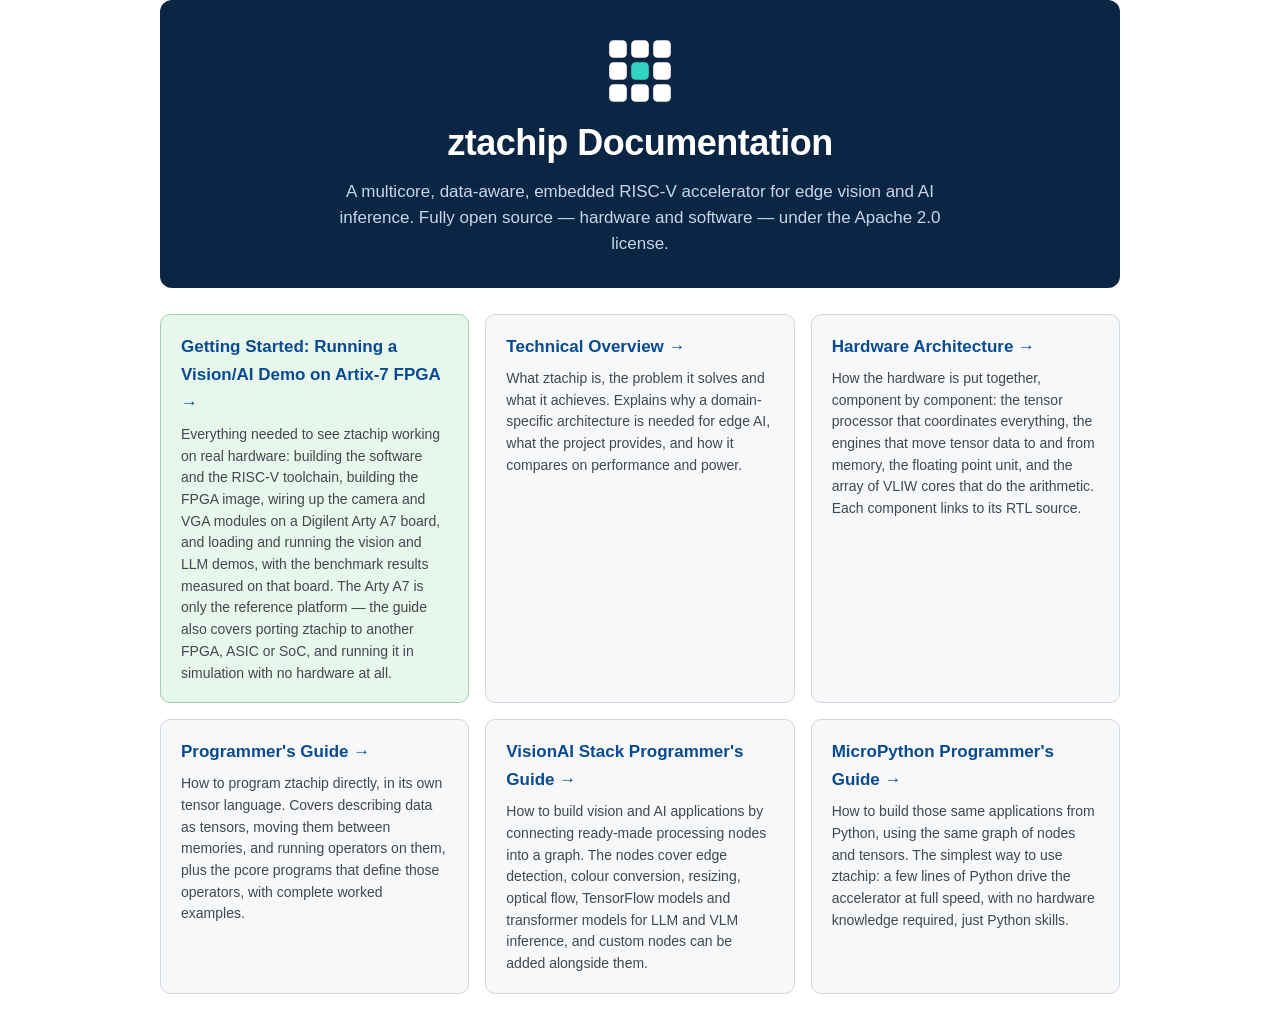
<file: index.html>
<!DOCTYPE html>
<html lang="en">
<head>
<meta charset="utf-8">
<meta name="viewport" content="width=device-width, initial-scale=1">
<title>ztachip Documentation</title>
<link rel="icon" href="data:image/svg+xml,%3Csvg%20viewBox%3D%220%200%2060%2060%22%20xmlns%3D%22http%3A//www.w3.org/2000/svg%22%3E%3Crect%20x%3D%222%22%20y%3D%222%22%20width%3D%2216%22%20height%3D%2216%22%20rx%3D%224%22%20fill%3D%22%23454f5f%22/%3E%3Crect%20x%3D%2222%22%20y%3D%222%22%20width%3D%2216%22%20height%3D%2216%22%20rx%3D%224%22%20fill%3D%22%23454f5f%22/%3E%3Crect%20x%3D%2242%22%20y%3D%222%22%20width%3D%2216%22%20height%3D%2216%22%20rx%3D%224%22%20fill%3D%22%23454f5f%22/%3E%3Crect%20x%3D%222%22%20y%3D%2222%22%20width%3D%2216%22%20height%3D%2216%22%20rx%3D%224%22%20fill%3D%22%23454f5f%22/%3E%3Crect%20x%3D%2222%22%20y%3D%2222%22%20width%3D%2216%22%20height%3D%2216%22%20rx%3D%224%22%20fill%3D%22%232fd3c0%22/%3E%3Crect%20x%3D%2242%22%20y%3D%2222%22%20width%3D%2216%22%20height%3D%2216%22%20rx%3D%224%22%20fill%3D%22%23454f5f%22/%3E%3Crect%20x%3D%222%22%20y%3D%2242%22%20width%3D%2216%22%20height%3D%2216%22%20rx%3D%224%22%20fill%3D%22%23454f5f%22/%3E%3Crect%20x%3D%2222%22%20y%3D%2242%22%20width%3D%2216%22%20height%3D%2216%22%20rx%3D%224%22%20fill%3D%22%23454f5f%22/%3E%3Crect%20x%3D%2242%22%20y%3D%2242%22%20width%3D%2216%22%20height%3D%2216%22%20rx%3D%224%22%20fill%3D%22%23454f5f%22/%3E%3C/svg%3E">
<style>
:root { color-scheme: light; }
body { margin:0; background:#ffffff; color:#24292f;
       font-family:-apple-system,BlinkMacSystemFont,'Segoe UI',Helvetica,Arial,sans-serif;
       font-size:17px; line-height:1.65; }
h1,h2,h3,h4,h5,h6 { line-height:1.3; margin:26px 0 10px 0; }
h1 { font-size:30px; } h2 { font-size:25px; border-bottom:1px solid #d8dce0;
     padding-bottom:6px; } h3 { font-size:20px; } h4 { font-size:18px; }
h5,h6 { font-size:17px; }
a { color:#0a58ca; }
img { max-width:100%; }
p { margin:10px 0; }
ul { margin:8px 0 8px 0; padding-left:26px; }
li { margin:3px 0; }
hr { border:0; border-top:1px solid #d8dce0; margin:24px 0; }

pre { background:#e4e6e8; padding:12px 14px; border:1px solid #d8dce0;
      border-radius:6px; overflow-x:auto; }
pre code { background:transparent; color:#1f2328; padding:0;
           font-size:14px; line-height:1.55; }
code { background:#e4e6e8; color:#1f2328; padding:1px 4px; border-radius:4px;
       font-family:'Cascadia Code',Consolas,'Liberation Mono',monospace;
       font-size:14px; }


table { border-collapse:collapse; margin:8px 0 16px 0; }
th, td { border:1px solid #c9ced4; padding:6px 10px; vertical-align:top; }
th { background:#eef1f4; text-align:left; }

details > summary { cursor:pointer; }

.layout { display:flex; align-items:flex-start; gap:0; }
.side { flex:0 0 auto; width:290px; min-width:150px; max-width:70%;
        resize:horizontal; overflow:auto; height:100vh; box-sizing:border-box;
        position:sticky; top:0; background:#000000; color:#e8eaed;
        padding:56px 16px 26px 16px; font-size:14px; line-height:1.7; }
.side a { color:#e8eaed; text-decoration:none; }
.side a:hover { text-decoration:underline; }
.side ul { list-style:none; margin:4px 0 4px 4px; padding-left:12px; }
.side .plate { background:#d6e8ff; color:#0b2545; padding:9px 10px;
        border-radius:6px; text-align:center; font-weight:bold;
        margin:0 0 14px 0; line-height:1.35; }
.main { flex:1 1 auto; min-width:0; padding:0 30px; max-width:940px; }
.page { padding:0 40px; max-width:960px; margin:0 auto; }

/* landing page */
.hero { text-align:center; padding:38px 24px 30px 24px; margin:0 0 6px 0;
        background:#0b2545; color:#ffffff; border-radius:12px; }
.hero .mark { width:66px; height:66px; display:block; margin:0 auto 16px auto; }
.hero h1 { margin:0 0 12px 0; font-size:36px; color:#ffffff;
        border:0; letter-spacing:-0.5px; }
.hero p { margin:0 auto; max-width:640px; font-size:17px; color:#c8d6e8;
        line-height:1.55; }
.cards { display:grid; grid-template-columns:repeat(auto-fit,minmax(300px,1fr));
        gap:16px; margin:26px 0 40px 0; }
.card { display:block; text-decoration:none; background:#f6f8fa;
        border:1px solid #d0d7de; border-radius:10px; padding:18px 20px;
        transition:border-color .15s, box-shadow .15s, transform .15s; }
.card:hover { border-color:#0a6abf; box-shadow:0 4px 14px rgba(10,37,69,.10);
        transform:translateY(-2px); }
/* the starting point, picked out from the reference guides */
.card.start { background:#e8f7ec; border-color:#9fd3ae; }
.card.start:hover { border-color:#2f8f4e; box-shadow:0 4px 14px rgba(47,143,78,.18); }
.card .t { display:block; color:#0a4a8f; font-weight:700; font-size:17px;
        margin-bottom:7px; }
.card .d { display:block; color:#41484f; font-size:14px; line-height:1.55; }

/* toolbar: show / hide the navigation panel, and return home */
.navbar { position:fixed; top:10px; left:10px; z-index:40;
        display:flex; align-items:flex-start; gap:8px; }
.navbtn { display:inline-flex; align-items:center; justify-content:center;
        width:36px; height:31px; padding:0; cursor:pointer;
        background:#1f2937; color:#e8eaed; border:1px solid #3a4553;
        border-radius:6px;
        box-shadow:0 2px 0 #080d13, inset 0 1px 0 rgba(255,255,255,.10); }
.navbtn:hover { background:#2b3a4d; }
.navbtn .ico { width:17px; height:17px; fill:currentColor; display:block; }
/* the contents button sits pressed in while the panel is open */
body:not(.nav-hidden) .navtoggle { background:#0c131b; border-color:#26313f;
        box-shadow:inset 0 2px 5px rgba(0,0,0,.7); transform:translateY(2px); }
body.nav-hidden .side { display:none; }
/* step to the previous or next section; dimmed at the ends of the document */
.navbar .gap { width:10px; }
.navbtn.off { opacity:.38; cursor:default; box-shadow:none; }
.navbtn.off:hover { background:#1f2937; }

/* one section at a time, with a pager below it */
.sec { display:none; }
.sec.on { display:block; }
.pagerbar { display:flex; align-items:center; justify-content:space-between;
        gap:12px; margin:38px 0 44px 0; padding-top:16px;
        border-top:1px solid #d8dee4; }
.pbtn { display:inline-flex; align-items:center; gap:8px; max-width:42%;
        padding:9px 14px; cursor:pointer; font-family:inherit; font-size:14px;
        color:#0a4a8f; background:#f6f8fa; border:1px solid #d0d7de;
        border-radius:7px; text-align:left; }
.pbtn:hover { background:#eaf2fb; border-color:#0a6abf; }
.pbtn.off { opacity:.4; cursor:default; }
.pbtn.off:hover { background:#f6f8fa; border-color:#d0d7de; }
.pbtn .lbl { overflow:hidden; text-overflow:ellipsis; white-space:nowrap; }
.pbtn .arrow { flex:0 0 auto; color:#57606a; }
.pgcount { flex:0 0 auto; color:#57606a; font-size:13px; white-space:nowrap; }
/* the section being read, marked in the contents panel */
.side a.here { color:#7fc4ff; font-weight:bold; }

/* phones: the panel covers the screen, and closes once a section is chosen */
@media (max-width:820px) {
  .layout { display:block; }
  .side { position:fixed; inset:0; width:100% !important; max-width:none;
          height:100vh; resize:none; padding:60px 20px 30px 20px;
          font-size:16px; z-index:30; }
  .main { padding:52px 18px 0 18px; max-width:none; }
  .page { padding:52px 18px 0 18px; }
  /* the arrows would act on the document behind the contents overlay */
  body:not(.nav-hidden) .navbar .gap,
  body:not(.nav-hidden) #secprev,
  body:not(.nav-hidden) #secnext { display:none; }
  .pgcount { display:none; }
  .pbtn { max-width:48%; }
}
</style>
</head>
<body>
<div class="page"><div class="hero"><svg class="mark" aria-hidden="true" viewBox="0 0 60 60" xmlns="http://www.w3.org/2000/svg"><rect x="2" y="2" width="16" height="16" rx="4" fill="#ffffff"/><rect x="22" y="2" width="16" height="16" rx="4" fill="#ffffff"/><rect x="42" y="2" width="16" height="16" rx="4" fill="#ffffff"/><rect x="2" y="22" width="16" height="16" rx="4" fill="#ffffff"/><rect x="22" y="22" width="16" height="16" rx="4" fill="#2fd3c0"/><rect x="42" y="22" width="16" height="16" rx="4" fill="#ffffff"/><rect x="2" y="42" width="16" height="16" rx="4" fill="#ffffff"/><rect x="22" y="42" width="16" height="16" rx="4" fill="#ffffff"/><rect x="42" y="42" width="16" height="16" rx="4" fill="#ffffff"/></svg><h1 id="ztachip-documentation">ztachip Documentation</h1><p>A multicore, data-aware, embedded RISC-V accelerator for edge vision and AI inference. Fully open source — hardware and software — under the Apache 2.0 license.</p></div>
<div class="cards">
<a class="card start" href="GettingStarted.html"><span class="t">Getting Started: Running a Vision/AI Demo on Artix-7 FPGA &#8594;</span><span class="d">Everything needed to see ztachip working on real hardware: building the software and the RISC-V toolchain, building the FPGA image, wiring up the camera and VGA modules on a Digilent Arty A7 board, and loading and running the vision and LLM demos, with the benchmark results measured on that board. The Arty A7 is only the reference platform — the guide also covers porting ztachip to another FPGA, ASIC or SoC, and running it in simulation with no hardware at all.</span></a>
<a class="card" href="Overview.html"><span class="t">Technical Overview &#8594;</span><span class="d">What ztachip is, the problem it solves and what it achieves. Explains why a domain-specific architecture is needed for edge AI, what the project provides, and how it compares on performance and power.</span></a>
<a class="card" href="HardwareDesign.html"><span class="t">Hardware Architecture &#8594;</span><span class="d">How the hardware is put together, component by component: the tensor processor that coordinates everything, the engines that move tensor data to and from memory, the floating point unit, and the array of VLIW cores that do the arithmetic. Each component links to its RTL source.</span></a>
<a class="card" href="ztachip_programmer_guide.html"><span class="t">Programmer&#x27;s Guide &#8594;</span><span class="d">How to program ztachip directly, in its own tensor language. Covers describing data as tensors, moving them between memories, and running operators on them, plus the pcore programs that define those operators, with complete worked examples.</span></a>
<a class="card" href="visionai_programmer_guide.html"><span class="t">VisionAI Stack Programmer&#x27;s Guide &#8594;</span><span class="d">How to build vision and AI applications by connecting ready-made processing nodes into a graph. The nodes cover edge detection, colour conversion, resizing, optical flow, TensorFlow models and transformer models for LLM and VLM inference, and custom nodes can be added alongside them.</span></a>
<a class="card" href="MicropythonUserGuide.html"><span class="t">MicroPython Programmer&#x27;s Guide &#8594;</span><span class="d">How to build those same applications from Python, using the same graph of nodes and tensors. The simplest way to use ztachip: a few lines of Python drive the accelerator at full speed, with no hardware knowledge required, just Python skills.</span></a>
</div></div>
</body>
</html>
</file>
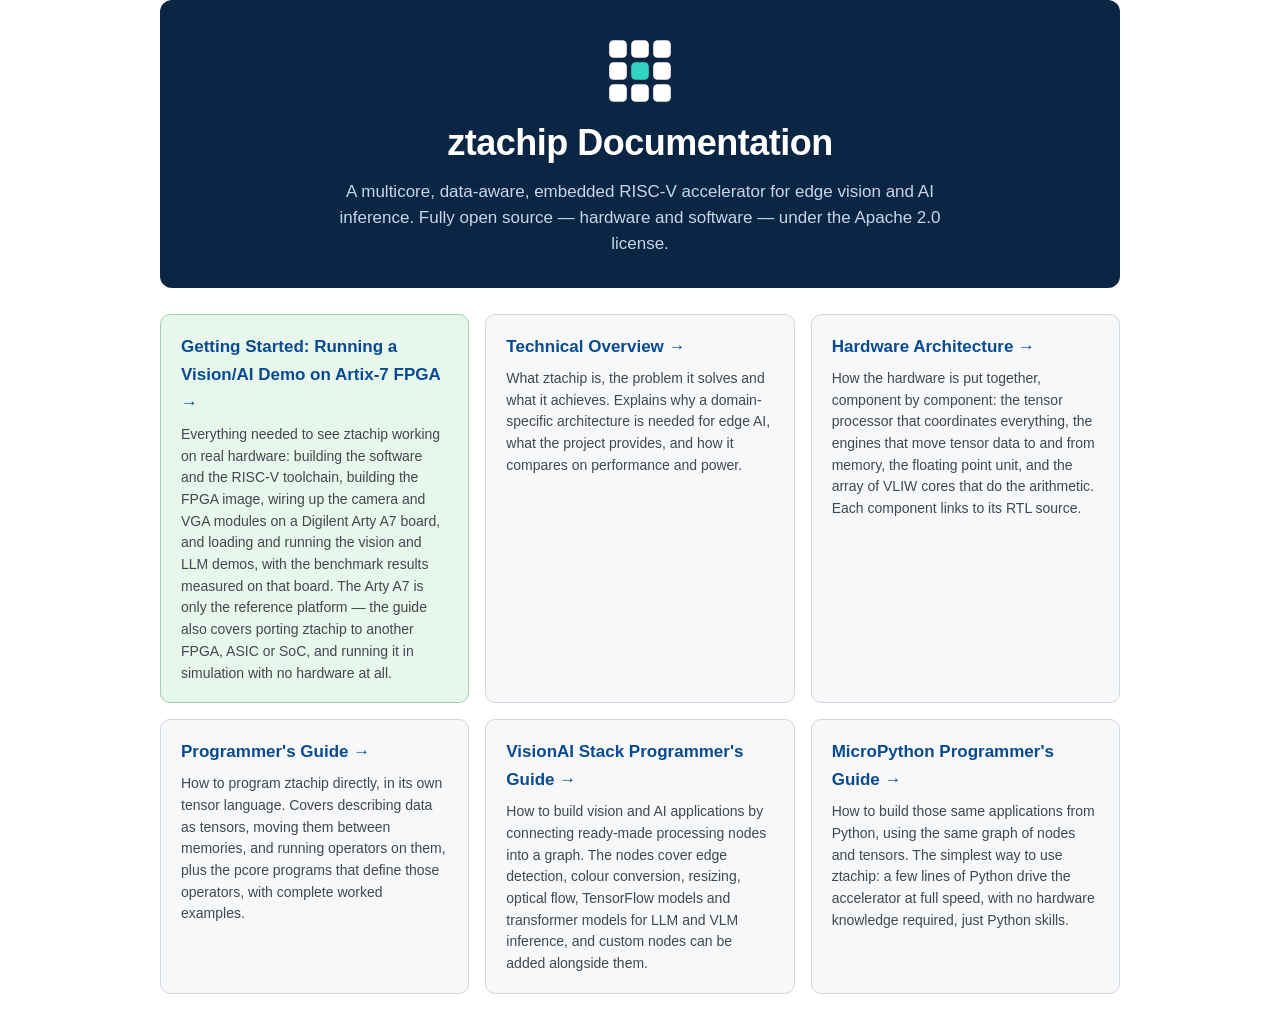
<file: genindex.html>
<!DOCTYPE html>
<html lang="en">
<head>
<meta charset="utf-8">
<meta http-equiv="refresh" content="0; url=index.html">
<link rel="canonical" href="index.html">
<title>Moved</title>
</head>
<body>
<p>This page has moved to <a href="index.html">index.html</a>.</p>
</body>
</html>
</file>
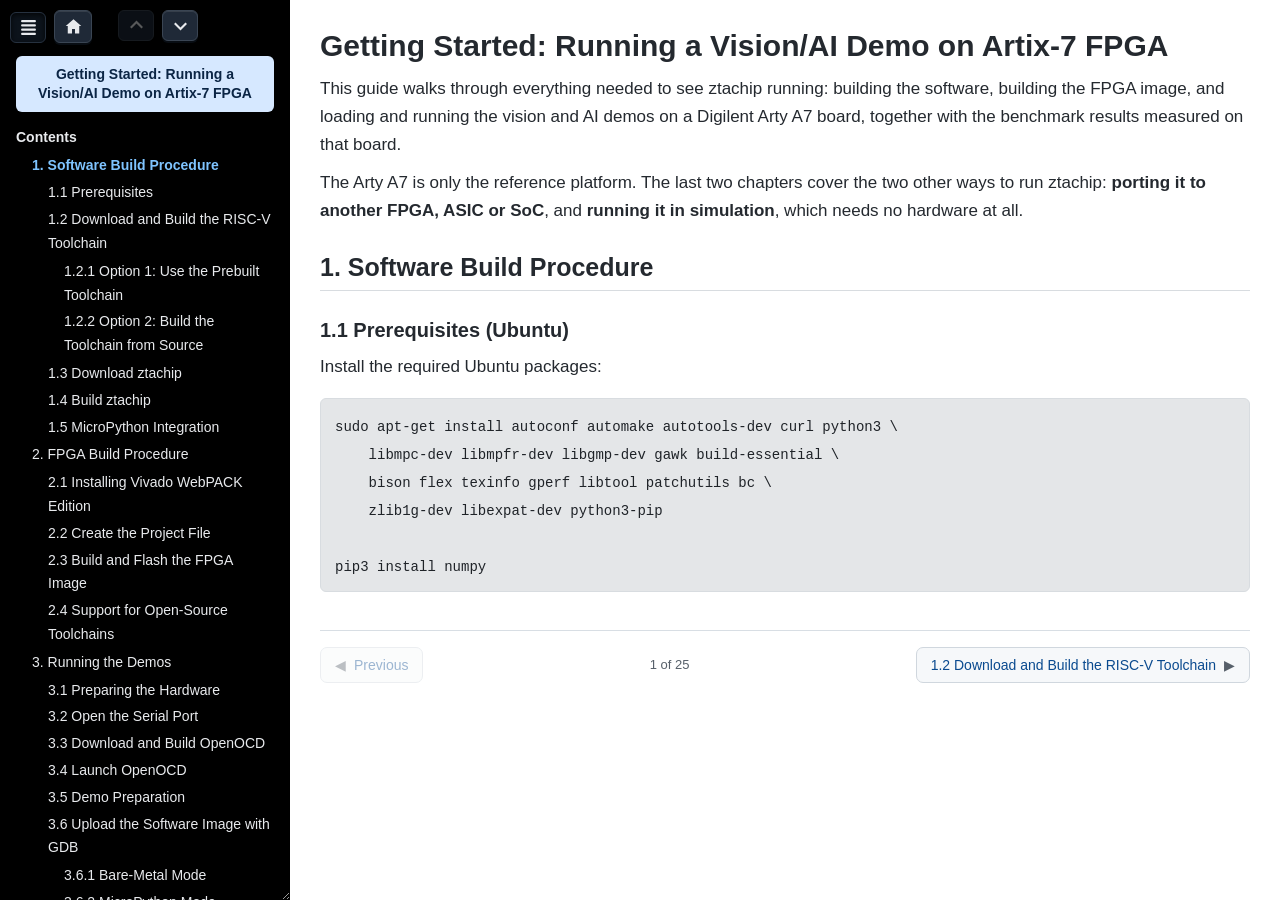
<file: GettingStarted.html>
<!DOCTYPE html>
<html lang="en">
<head>
<meta charset="utf-8">
<meta name="viewport" content="width=device-width, initial-scale=1">
<title>Getting Started: Running a Vision/AI Demo on Artix-7 FPGA</title>
<link rel="icon" href="data:image/svg+xml,%3Csvg%20viewBox%3D%220%200%2060%2060%22%20xmlns%3D%22http%3A//www.w3.org/2000/svg%22%3E%3Crect%20x%3D%222%22%20y%3D%222%22%20width%3D%2216%22%20height%3D%2216%22%20rx%3D%224%22%20fill%3D%22%23454f5f%22/%3E%3Crect%20x%3D%2222%22%20y%3D%222%22%20width%3D%2216%22%20height%3D%2216%22%20rx%3D%224%22%20fill%3D%22%23454f5f%22/%3E%3Crect%20x%3D%2242%22%20y%3D%222%22%20width%3D%2216%22%20height%3D%2216%22%20rx%3D%224%22%20fill%3D%22%23454f5f%22/%3E%3Crect%20x%3D%222%22%20y%3D%2222%22%20width%3D%2216%22%20height%3D%2216%22%20rx%3D%224%22%20fill%3D%22%23454f5f%22/%3E%3Crect%20x%3D%2222%22%20y%3D%2222%22%20width%3D%2216%22%20height%3D%2216%22%20rx%3D%224%22%20fill%3D%22%232fd3c0%22/%3E%3Crect%20x%3D%2242%22%20y%3D%2222%22%20width%3D%2216%22%20height%3D%2216%22%20rx%3D%224%22%20fill%3D%22%23454f5f%22/%3E%3Crect%20x%3D%222%22%20y%3D%2242%22%20width%3D%2216%22%20height%3D%2216%22%20rx%3D%224%22%20fill%3D%22%23454f5f%22/%3E%3Crect%20x%3D%2222%22%20y%3D%2242%22%20width%3D%2216%22%20height%3D%2216%22%20rx%3D%224%22%20fill%3D%22%23454f5f%22/%3E%3Crect%20x%3D%2242%22%20y%3D%2242%22%20width%3D%2216%22%20height%3D%2216%22%20rx%3D%224%22%20fill%3D%22%23454f5f%22/%3E%3C/svg%3E">
<style>
:root { color-scheme: light; }
body { margin:0; background:#ffffff; color:#24292f;
       font-family:-apple-system,BlinkMacSystemFont,'Segoe UI',Helvetica,Arial,sans-serif;
       font-size:17px; line-height:1.65; }
h1,h2,h3,h4,h5,h6 { line-height:1.3; margin:26px 0 10px 0; }
h1 { font-size:30px; } h2 { font-size:25px; border-bottom:1px solid #d8dce0;
     padding-bottom:6px; } h3 { font-size:20px; } h4 { font-size:18px; }
h5,h6 { font-size:17px; }
a { color:#0a58ca; }
img { max-width:100%; }
p { margin:10px 0; }
ul { margin:8px 0 8px 0; padding-left:26px; }
li { margin:3px 0; }
hr { border:0; border-top:1px solid #d8dce0; margin:24px 0; }

pre { background:#e4e6e8; padding:12px 14px; border:1px solid #d8dce0;
      border-radius:6px; overflow-x:auto; }
pre code { background:transparent; color:#1f2328; padding:0;
           font-size:14px; line-height:1.55; }
code { background:#e4e6e8; color:#1f2328; padding:1px 4px; border-radius:4px;
       font-family:'Cascadia Code',Consolas,'Liberation Mono',monospace;
       font-size:14px; }


table { border-collapse:collapse; margin:8px 0 16px 0; }
th, td { border:1px solid #c9ced4; padding:6px 10px; vertical-align:top; }
th { background:#eef1f4; text-align:left; }

details > summary { cursor:pointer; }

.layout { display:flex; align-items:flex-start; gap:0; }
.side { flex:0 0 auto; width:290px; min-width:150px; max-width:70%;
        resize:horizontal; overflow:auto; height:100vh; box-sizing:border-box;
        position:sticky; top:0; background:#000000; color:#e8eaed;
        padding:56px 16px 26px 16px; font-size:14px; line-height:1.7; }
.side a { color:#e8eaed; text-decoration:none; }
.side a:hover { text-decoration:underline; }
.side ul { list-style:none; margin:4px 0 4px 4px; padding-left:12px; }
.side .plate { background:#d6e8ff; color:#0b2545; padding:9px 10px;
        border-radius:6px; text-align:center; font-weight:bold;
        margin:0 0 14px 0; line-height:1.35; }
.main { flex:1 1 auto; min-width:0; padding:0 30px; max-width:940px; }
.page { padding:0 40px; max-width:960px; margin:0 auto; }

/* landing page */
.hero { text-align:center; padding:38px 24px 30px 24px; margin:0 0 6px 0;
        background:#0b2545; color:#ffffff; border-radius:12px; }
.hero .mark { width:66px; height:66px; display:block; margin:0 auto 16px auto; }
.hero h1 { margin:0 0 12px 0; font-size:36px; color:#ffffff;
        border:0; letter-spacing:-0.5px; }
.hero p { margin:0 auto; max-width:640px; font-size:17px; color:#c8d6e8;
        line-height:1.55; }
.cards { display:grid; grid-template-columns:repeat(auto-fit,minmax(300px,1fr));
        gap:16px; margin:26px 0 40px 0; }
.card { display:block; text-decoration:none; background:#f6f8fa;
        border:1px solid #d0d7de; border-radius:10px; padding:18px 20px;
        transition:border-color .15s, box-shadow .15s, transform .15s; }
.card:hover { border-color:#0a6abf; box-shadow:0 4px 14px rgba(10,37,69,.10);
        transform:translateY(-2px); }
/* the starting point, picked out from the reference guides */
.card.start { background:#e8f7ec; border-color:#9fd3ae; }
.card.start:hover { border-color:#2f8f4e; box-shadow:0 4px 14px rgba(47,143,78,.18); }
.card .t { display:block; color:#0a4a8f; font-weight:700; font-size:17px;
        margin-bottom:7px; }
.card .d { display:block; color:#41484f; font-size:14px; line-height:1.55; }

/* toolbar: show / hide the navigation panel, and return home */
.navbar { position:fixed; top:10px; left:10px; z-index:40;
        display:flex; align-items:flex-start; gap:8px; }
.navbtn { display:inline-flex; align-items:center; justify-content:center;
        width:36px; height:31px; padding:0; cursor:pointer;
        background:#1f2937; color:#e8eaed; border:1px solid #3a4553;
        border-radius:6px;
        box-shadow:0 2px 0 #080d13, inset 0 1px 0 rgba(255,255,255,.10); }
.navbtn:hover { background:#2b3a4d; }
.navbtn .ico { width:17px; height:17px; fill:currentColor; display:block; }
/* the contents button sits pressed in while the panel is open */
body:not(.nav-hidden) .navtoggle { background:#0c131b; border-color:#26313f;
        box-shadow:inset 0 2px 5px rgba(0,0,0,.7); transform:translateY(2px); }
body.nav-hidden .side { display:none; }
/* step to the previous or next section; dimmed at the ends of the document */
.navbar .gap { width:10px; }
.navbtn.off { opacity:.38; cursor:default; box-shadow:none; }
.navbtn.off:hover { background:#1f2937; }

/* one section at a time, with a pager below it */
.sec { display:none; }
.sec.on { display:block; }
.pagerbar { display:flex; align-items:center; justify-content:space-between;
        gap:12px; margin:38px 0 44px 0; padding-top:16px;
        border-top:1px solid #d8dee4; }
.pbtn { display:inline-flex; align-items:center; gap:8px; max-width:42%;
        padding:9px 14px; cursor:pointer; font-family:inherit; font-size:14px;
        color:#0a4a8f; background:#f6f8fa; border:1px solid #d0d7de;
        border-radius:7px; text-align:left; }
.pbtn:hover { background:#eaf2fb; border-color:#0a6abf; }
.pbtn.off { opacity:.4; cursor:default; }
.pbtn.off:hover { background:#f6f8fa; border-color:#d0d7de; }
.pbtn .lbl { overflow:hidden; text-overflow:ellipsis; white-space:nowrap; }
.pbtn .arrow { flex:0 0 auto; color:#57606a; }
.pgcount { flex:0 0 auto; color:#57606a; font-size:13px; white-space:nowrap; }
/* the section being read, marked in the contents panel */
.side a.here { color:#7fc4ff; font-weight:bold; }

/* phones: the panel covers the screen, and closes once a section is chosen */
@media (max-width:820px) {
  .layout { display:block; }
  .side { position:fixed; inset:0; width:100% !important; max-width:none;
          height:100vh; resize:none; padding:60px 20px 30px 20px;
          font-size:16px; z-index:30; }
  .main { padding:52px 18px 0 18px; max-width:none; }
  .page { padding:52px 18px 0 18px; }
  /* the arrows would act on the document behind the contents overlay */
  body:not(.nav-hidden) .navbar .gap,
  body:not(.nav-hidden) #secprev,
  body:not(.nav-hidden) #secnext { display:none; }
  .pgcount { display:none; }
  .pbtn { max-width:48%; }
}
</style>
</head>
<body>
<div class="layout"><div class="side">
<div class="plate">Getting Started: Running a Vision/AI Demo on Artix-7 FPGA</div>
<b>Contents</b>
<ul>
<li><a href="#1-software-build-procedure">1. Software Build Procedure</a></li>
<ul>
<li><a href="#11-prerequisites-ubuntu">1.1 Prerequisites</a></li>
<li><a href="#12-download-and-build-the-risc-v-toolchain">1.2 Download and Build the RISC-V Toolchain</a></li>
<ul>
<li><a href="#121-option-1-use-the-prebuilt-toolchain">1.2.1 Option 1: Use the Prebuilt Toolchain</a></li>
<li><a href="#122-option-2-build-the-toolchain-from-source">1.2.2 Option 2: Build the Toolchain from Source</a></li>
</ul>
<li><a href="#13-download-ztachip">1.3 Download ztachip</a></li>
<li><a href="#14-build-ztachip">1.4 Build ztachip</a></li>
<li><a href="#15-micropython-integration-recommended">1.5 MicroPython Integration</a></li>
</ul>
<li><a href="#2-fpga-build-procedure">2. FPGA Build Procedure</a></li>
<ul>
<li><a href="#21-installing-vivado-webpack-edition">2.1 Installing Vivado WebPACK Edition</a></li>
<li><a href="#22-create-the-project-file">2.2 Create the Project File</a></li>
<li><a href="#23-build-and-flash-the-fpga-image">2.3 Build and Flash the FPGA Image</a></li>
<li><a href="#24-support-for-open-source-toolchains">2.4 Support for Open-Source Toolchains</a></li>
</ul>
<li><a href="#3-running-the-demos">3. Running the Demos</a></li>
<ul>
<li><a href="#31-preparing-the-hardware">3.1 Preparing the Hardware</a></li>
<li><a href="#32-open-the-serial-port">3.2 Open the Serial Port</a></li>
<li><a href="#33-download-and-build-openocd">3.3 Download and Build OpenOCD</a></li>
<li><a href="#34-launch-openocd">3.4 Launch OpenOCD</a></li>
<li><a href="#35-demo-preparation">3.5 Demo Preparation</a></li>
<li><a href="#36-upload-the-software-image-with-gdb">3.6 Upload the Software Image with GDB</a></li>
<ul>
<li><a href="#361-bare-metal-mode">3.6.1 Bare-Metal Mode</a></li>
<li><a href="#362-micropython-mode-recommended">3.6.2 MicroPython Mode</a></li>
</ul>
<li><a href="#37-start-the-image-transfer">3.7 Start the Image Transfer</a></li>
<li><a href="#38-run-the-program">3.8 Run the Program</a></li>
<li><a href="#39-benchmark">3.9 Benchmark</a></li>
<ul>
<li><a href="#391-benchmark-results">3.9.1 Benchmark Results</a></li>
<li><a href="#392-conclusion">3.9.2 Conclusion</a></li>
</ul>
</ul>
<li><a href="#4-porting-ztachip-to-other-fpgas-asics-and-socs">4. Porting ztachip to Other FPGAs, ASICs, and SoCs</a></li>
<ul>
<li><a href="#41-porting-the-hardware-stack">4.1 Porting the Hardware Stack</a></li>
<li><a href="#42-porting-the-software-stack">4.2 Porting the Software Stack</a></li>
</ul>
<li><a href="#5-running-ztachip-in-simulation">5. Running ztachip in Simulation</a></li>
<ul>
<li><a href="#51-build-the-simulation-image">5.1 Build the Simulation Image</a></li>
<li><a href="#52-compile-and-run-the-rtl">5.2 Compile and Run the RTL</a></li>
</ul>
</ul>
</div><div class="main"><div class="navbar"><button class="navbtn navtoggle" onclick="navToggle()" title="Show or hide the contents" aria-label="Contents"><svg class="ico" viewBox="0 0 16 16" aria-hidden="true"><rect x="1" y="1" width="14" height="2" rx="1"/><rect x="1" y="5" width="14" height="2" rx="1"/><rect x="1" y="9" width="14" height="2" rx="1"/><rect x="1" y="13" width="14" height="2" rx="1"/></svg></button><a class="navbtn" href="index.html" title="Home" aria-label="Home"><svg class="ico" viewBox="0 0 16 16" aria-hidden="true"><path d="M8 1.2 0.7 7.6h1.9V14.6h4V10.4h2.8v4.2h4V7.6h1.9z"/></svg></a><span class="gap"></span><button class="navbtn" id="secprev" onclick="secStep(-1)" title="Previous section" aria-label="Previous section"><svg class="ico" viewBox="0 0 16 16" aria-hidden="true"><path d="M8 3.4 14.1 9.5 12.7 10.9 8 6.2 3.3 10.9 1.9 9.5z"/></svg></button><button class="navbtn" id="secnext" onclick="secStep(1)" title="Next section" aria-label="Next section"><svg class="ico" viewBox="0 0 16 16" aria-hidden="true"><path d="M8 12.6 1.9 6.5 3.3 5.1 8 9.8 12.7 5.1 14.1 6.5z"/></svg></button></div><section class="sec on"><h1 id="getting-started-running-a-visionai-demo-on-artix-7-fpga">Getting Started: Running a Vision/AI Demo on Artix-7 FPGA</h1>
<p>This guide walks through everything needed to see ztachip running: building the software, building the FPGA image, and loading and running the vision and AI demos on a Digilent Arty A7 board, together with the benchmark results measured on that board.</p>
<p>The Arty A7 is only the reference platform. The last two chapters cover the two other ways to run ztachip: <strong>porting it to another FPGA, ASIC or SoC</strong>, and <strong>running it in simulation</strong>, which needs no hardware at all.</p>
<h2 id="1-software-build-procedure">1. Software Build Procedure</h2>
<h3 id="11-prerequisites-ubuntu">1.1 Prerequisites (Ubuntu)</h3>
<p>Install the required Ubuntu packages:</p>
<pre><code>sudo apt-get install autoconf automake autotools-dev curl python3 \
    libmpc-dev libmpfr-dev libgmp-dev gawk build-essential \
    bison flex texinfo gperf libtool patchutils bc \
    zlib1g-dev libexpat-dev python3-pip

pip3 install numpy</code></pre>
</section>
<section class="sec"><h3 id="12-download-and-build-the-risc-v-toolchain">1.2 Download and Build the RISC-V Toolchain</h3>
<h4 id="121-option-1-use-the-prebuilt-toolchain">1.2.1 Option 1: Use the Prebuilt Toolchain</h4>
<p>Download the prebuilt RISC-V <a href="https://github.com/ztachip/ztachip/releases/download/AI_agents/riscv.tar.gz">toolchain</a>.</p>
<p>Then extract it into <code>/opt</code>:</p>
<pre><code>sudo tar -xzvf riscv.tar.gz -C /</code></pre>
<p>The toolchain will be installed under:</p>
<pre><code>/opt/riscv</code></pre>
<h4 id="122-option-2-build-the-toolchain-from-source">1.2.2 Option 2: Build the Toolchain from Source</h4>
<p>If you prefer to build the RISC-V GNU toolchain yourself:</p>
<pre><code>export PATH=/opt/riscv/bin:$PATH

git clone https://github.com/riscv/riscv-gnu-toolchain
cd riscv-gnu-toolchain

./configure --prefix=/opt/riscv --with-arch=rv32im --with-abi=ilp32

sudo make</code></pre>
</section>
<section class="sec"><h3 id="13-download-ztachip">1.3 Download ztachip</h3>
<p>Clone the ztachip repository:</p>
<pre><code>git clone https://github.com/ztachip/ztachip.git</code></pre>
</section>
<section class="sec"><h3 id="14-build-ztachip">1.4 Build ztachip</h3>
<p>Add the RISC-V toolchain to your path and build the ztachip compiler, file system, kernels, and software image:</p>
<pre><code>export PATH=/opt/riscv/bin:$PATH

cd ztachip

cd SW/compiler
make clean all

cd ../fs
python3 bin2c.py

cd ..
make clean all -f makefile.kernels
make clean all</code></pre>
</section>
<section class="sec"><h3 id="15-micropython-integration-recommended">1.5 MicroPython Integration (Recommended)</h3>
<p>ztachip can run under MicroPython, providing a Python programming interface for accessing ztachip functionality.</p>
<p>See the <a href="MicropythonUserGuide.html">MicroPython Programmer&#x27;s Guide</a> for more information.</p>
<p>To build ztachip with MicroPython:</p>
<pre><code>git clone https://github.com/micropython/micropython.git

cd micropython/ports

cp -avr &lt;ztachip installation folder&gt;/micropython/ztachip_port .

cd ztachip_port

export PATH=/opt/riscv/bin:$PATH
export ZTACHIP=&lt;ztachip installation folder&gt;

make clean
make</code></pre>
</section>
<section class="sec"><h2 id="2-fpga-build-procedure">2. FPGA Build Procedure</h2>
<p>The reference FPGA implementation uses Xilinx Vivado. The steps below create the Vivado project, build the FPGA image, and program it into the board&#x27;s flash.</p>
</section>
<section class="sec"><h3 id="21-installing-vivado-webpack-edition">2.1 Installing Vivado WebPACK Edition</h3>
<p>Vivado WebPACK edition is a free IDE for the Artix-7 FPGA family.</p>
<p><a href="https://www.xilinx.com/support/download.html">Installing Vivado WebPACK edition</a></p>
</section>
<section class="sec"><h3 id="22-create-the-project-file">2.2 Create the Project File</h3>
<p>Launch Vivado.</p>
<p>On the TCL console command line, issue the following commands:</p>
<pre><code>cd &lt;ztachip installation folder&gt;/HW/examples/GHRD
set argv linux # For Linux Only
source create_project.tcl</code></pre>
<p>A project file <code>ztachip.xpr</code> should be created after <code>create_project.tcl</code> has finished executing.</p>
</section>
<section class="sec"><h3 id="23-build-and-flash-the-fpga-image">2.3 Build and Flash the FPGA Image</h3>
<p>Open the Vivado project file <code>ztachip/HW/examples/GHRD/ztachip.xpr</code>.</p>
<p>Then start with the synthesis step as shown below.</p>
<p><img src="media/Documentation_images_vivado_step1.bmp" alt="vivado step1"></p>
<p>After the synthesis step has been completed, Vivado will prompt you to continue with the implementation step. Choose the option and click OK.</p>
<p><img src="media/Documentation_images_vivado_step2.bmp" alt="vivado step2"></p>
<p>After the implementation step has been completed, Vivado will prompt you to continue with the bitstream generation step. Choose the option and click OK.</p>
<p><img src="media/Documentation_images_vivado_step3.bmp" alt="vivado step3"></p>
<p>After the bitstream generation step has been completed, Vivado will prompt you to open the Hardware Manager. Choose the option and click OK.</p>
<p><img src="media/Documentation_images_vivado_step4.bmp" alt="vivado step4"></p>
<p>Make sure your board is connected to the PC with the USB cable provided in the Arty development package.</p>
<p>From the Hardware Manager, connect to the target as shown below.</p>
<p><img src="media/Documentation_images_vivado_step5.bmp" alt="vivado step5"></p>
<p>On the left panel, click on the &quot;Add Configuration Memory Device&quot; menu option, then choose to create the flash device as shown below.</p>
<p><img src="media/Documentation_images_vivado_step5_1.bmp" alt="vivado step5_1"></p>
<p>Then program the board as shown below. The image to be flashed is <code>ztachip/HW/examples/GHRD/ztachip.runs/impl_1/main.bin</code>.</p>
<p>If the file is not there, verify that the <code>-bin</code> option is selected under Project Settings/Bitstream, then rerun the bitstream generation step.</p>
<p><img src="media/Documentation_images_vivado_step7.bmp" alt="vivado step7"></p>
<p>That&#x27;s it. Your board&#x27;s FPGA will be programmed with the new image automatically after a power reboot.</p>
</section>
<section class="sec"><h3 id="24-support-for-open-source-toolchains">2.4 Support for Open-Source Toolchains</h3>
<p>Open-source toolchains normally support only Verilog.</p>
<p>You can convert the ztachip RTL to Verilog using GHDL.</p>
<p>Install <a href="https://github.com/ghdl/ghdl">GHDL</a>.</p>
<p>Then convert the RTL code from VHDL to Verilog with the command below.</p>
<pre><code>cd &lt;ztachip folder&gt;/tools/ghdl
./convert.sh</code></pre>
<p>All VHDL code will be converted and combined into a single file, <code>tools/ghdl/soc.v</code>.</p>
<p>As an example of an all-Verilog project, create the Vivado project using <a href="https://github.com/ztachip/ztachip/blob/master/HW/examples/GHRD/create_project2.tcl">create_project2.tcl</a> instead.</p>
</section>
<section class="sec"><h2 id="3-running-the-demos">3. Running the Demos</h2>
<h3 id="31-preparing-the-hardware">3.1 Preparing the Hardware</h3>
<p>The reference design requires the following hardware components:</p>
<ul>
<li><a href="https://digilent.com/shop/arty-a7-artix-7-fpga-development-board/">Digilent Arty A7-100T development board</a></li>
<li><a href="https://digilent.com/shop/pmod-vga-video-graphics-array/">Digilent Pmod VGA module</a></li>
<li><a href="https://www.aliexpress.com/item/1005009373256992.html">Camera module</a></li>
</ul>
<p>Attach the VGA and camera modules to the Arty A7 board as shown below.</p>
<p><img src="media/Documentation_images_arty_board.bmp" alt="Arty A7 Board"></p>
<p>Connect the camera module to the Arty A7 board as shown below.</p>
<p><img src="media/Documentation_images_camera_and_arty_connect.bmp" alt="Camera connected to Arty A7"></p>
</section>
<section class="sec"><h3 id="32-open-the-serial-port">3.2 Open the Serial Port</h3>
<p>When running the ztachip MicroPython image, connect to the serial port provided through the Arty A7 USB interface.</p>
<p>Serial-port flow control must be disabled.</p>
<p>For example:</p>
<pre><code>sudo minicom -w -D /dev/ttyUSB1</code></pre>
<p>&gt; <strong>Note:</strong> After connecting to the serial port for the first time, reset the board by pressing the button next to the USB port. Wait for the green LED to turn on. The USB serial interface must be the first device to connect to USB before ztachip.</p>
</section>
<section class="sec"><h3 id="33-download-and-build-openocd">3.3 Download and Build OpenOCD</h3>
<p>OpenOCD provides the JTAG connection used by the GDB debugger.</p>
<p>In this example, the program is loaded onto the board using <strong>GDB + JTAG</strong>.</p>
<p>Install the required packages:</p>
<pre><code>sudo apt-get install libtool automake libusb-1.0.0-dev \
    texinfo libusb-dev libyaml-dev pkg-config</code></pre>
<p>Download and build OpenOCD:</p>
<pre><code>git clone https://github.com/SpinalHDL/openocd_riscv

cd openocd_riscv

./bootstrap
./configure --enable-ftdi --enable-dummy

make</code></pre>
<p>Copy the ztachip OpenOCD configuration files into the OpenOCD directory:</p>
<pre><code>cp &lt;ztachip installation folder&gt;/tools/openocd/soc_init.cfg .
cp &lt;ztachip installation folder&gt;/tools/openocd/usb_connect.cfg .
cp &lt;ztachip installation folder&gt;/tools/openocd/xilinx-xc7.cfg .
cp &lt;ztachip installation folder&gt;/tools/openocd/jtagspi.cfg .
cp &lt;ztachip installation folder&gt;/tools/openocd/cpu0.yaml .</code></pre>
</section>
<section class="sec"><h3 id="34-launch-openocd">3.4 Launch OpenOCD</h3>
<p>Make sure the <strong>green LED below the reset button near the USB connector is on</strong>. This indicates that the FPGA has been configured correctly.</p>
<p>Then launch OpenOCD to provide the JTAG connection for GDB:</p>
<pre><code>cd &lt;openocd_riscv installation folder&gt;

sudo src/openocd \
    -f usb_connect.cfg \
    -c &#x27;set MURAX_CPU0_YAML cpu0.yaml&#x27; \
    -f soc_init.cfg</code></pre>
<p>Keep OpenOCD running while using GDB.</p>
</section>
<section class="sec"><h3 id="35-demo-preparation">3.5 Demo Preparation</h3>
<p>The demo requires LLM model files to be available.</p>
<p>A <strong>TFTP server</strong> must be running on the PC Ethernet interface connected to the Arty A7 board.</p>
<p>Configure the PC Ethernet interface with the following IP address:</p>
<pre><code>10.10.10.10</code></pre>
<p>Copy the following two model files into the TFTP server&#x27;s download directory:</p>
<ul>
<li><a href="https://github.com/ztachip/ztachip/releases/download/AI_agents/SMOLLM2.ZUF">SMOLLM2.ZUF</a></li>
<li><a href="https://github.com/ztachip/ztachip/releases/download/AI_agents/SMOLFC.ZUF">SMOLFC.ZUF</a></li>
</ul>
<p>These files contain quantized versions of the LLM models.</p>
<p>See the <a href="https://github.com/ztachip/ztachip/blob/master/Documentation/QuantizeProcedure.md">Model Quantization Procedure</a> for instructions on creating the quantized models.</p>
</section>
<section class="sec"><h3 id="36-upload-the-software-image-with-gdb">3.6 Upload the Software Image with GDB</h3>
<h4 id="361-bare-metal-mode">3.6.1 Bare-Metal Mode</h4>
<p>To run ztachip without MicroPython integration, open another terminal and start GDB with the standalone ztachip software image:</p>
<pre><code>export PATH=/opt/riscv/bin:$PATH

cd &lt;ztachip installation folder&gt;/SW/src

riscv32-unknown-elf-gdb ../build/ztachip.elf</code></pre>
<h4 id="362-micropython-mode-recommended">3.6.2 MicroPython Mode (Recommended)</h4>
<p>To run ztachip with MicroPython integration, open another terminal and start GDB with the MicroPython firmware image:</p>
<pre><code>export PATH=/opt/riscv/bin:$PATH

cd &lt;MicroPython installation folder&gt;/ports/ztachip_port

riscv32-unknown-elf-gdb ./build/firmware.elf</code></pre>
</section>
<section class="sec"><h3 id="37-start-the-image-transfer">3.7 Start the Image Transfer</h3>
<p>From the GDB prompt, enter:</p>
<pre><code>set pagination off
target remote localhost:3333
set remotetimeout 60
set arch riscv:rv32
monitor reset halt
load</code></pre>
</section>
<section class="sec"><h3 id="38-run-the-program">3.8 Run the Program</h3>
<p>After the program has been successfully loaded, run it from the GDB prompt:</p>
<pre><code>continue</code></pre>
<p>If running in bare-metal mode, press any button to move between different vision/LLM demos.</p>
<p>If running in MicroPython mode, at the serial console, hit CTRL+E, then paste one of the Python programs from this <a href="https://github.com/ztachip/ztachip/blob/master/micropython/examples">folder</a> and hit CTRL+D to run. Then hit any button to stop and return to the Python console.</p>
<p>A demonstration showing how to run the demo is available in this <a href="https://www.youtube.com/watch?v=ng0nCEYE6fc&amp;t=499s">video</a>.</p>
</section>
<section class="sec"><h3 id="39-benchmark">3.9 Benchmark</h3>
<p>Small LLM inference performance on edge devices is largely constrained by <strong>memory bandwidth</strong>. In these scenarios, additional compute capability provides limited benefit when processing cores spend most of their time waiting for model data to be transferred from memory.</p>
<p>For this reason, a useful metric for comparing edge LLM implementations is:</p>
<p><strong>Tokens per second (TPS) per GB/s of memory bandwidth</strong></p>
<h4 id="391-benchmark-results">3.9.1 Benchmark Results</h4>
<p>The following results compare <strong>ztachip running on the Arty platform</strong> with the Raspberry Pi 4 and Raspberry Pi 5.</p>
<p>LLM inference performance can be divided into two main components:</p>
<ul>
<li><strong>Fixed component:</strong> Dominated by matrix multiplication and model-weight transfers. This represents the primary bottleneck and cost for many edge AI applications, where long chat histories and large context windows are less common.</li>
<li><strong>Variable component:</strong> Dominated by attention mechanisms and softmax calculations across the context window. ztachip includes a dedicated FPU compute unit capable of processing context operations at rates that match the available DDR memory-transfer bandwidth, keeping this component primarily memory-bound.</li>
</ul>
<p>The comparison below focuses on the <strong>fixed-cost component</strong> by using shorter prompts and questions.</p>
<p><em>Raspberry Pi benchmark data sourced from <a href="https://arxiv.org/html/2511.07425v1">arXiv:2511.07425v1</a>.</em></p>
<table>
<tr><th>Platform</th><th>Performance</th><th>Memory Bandwidth</th><th>Efficiency</th></tr>
<tr><td><strong>Raspberry Pi 4</strong></td><td>11 TPS</td><td>12 GB/s</td><td>0.92 TPS/(GB/s)</td></tr>
<tr><td><strong>Raspberry Pi 5</strong></td><td>32 TPS</td><td>17 GB/s</td><td>1.88 TPS/(GB/s)</td></tr>
<tr><td><strong>ztachip (Arty)</strong></td><td>8 TPS</td><td>1.2 GB/s</td><td><strong>6.70 TPS/(GB/s)</strong></td></tr>
</table>
<h4 id="392-conclusion">3.9.2 Conclusion</h4>
<p>The Raspberry Pi platforms achieve higher raw token-generation rates because they provide substantially higher overall hardware and memory-bandwidth resources.</p>
<p>However, <strong>ztachip achieves significantly higher utilization of the available memory bandwidth</strong>:</p>
<ul>
<li><strong>7.2× more efficient</strong> than the Raspberry Pi 4</li>
<li><strong>3.5× more efficient</strong> than the Raspberry Pi 5</li>
</ul>
<p>This efficiency is particularly important for low-cost and resource-constrained edge AI platforms, where memory bandwidth and power are often more limited than compute capability.</p>
</section>
<section class="sec"><h2 id="4-porting-ztachip-to-other-fpgas-asics-and-socs">4. Porting ztachip to Other FPGAs, ASICs, and SoCs</h2>
<p>ztachip is designed so that the architecture and its applications can be ported to other hardware platforms.</p>
<p>The example provided with this repository is a reference design, implemented on the Arty A7 development kit from Digilent and based on the Xilinx Artix-7 FPGA. However, ztachip — both the software and the hardware stack — can be ported to any FPGA, ASIC or SoC platform by following the procedure described below.</p>
</section>
<section class="sec"><h3 id="41-porting-the-hardware-stack">4.1 Porting the Hardware Stack</h3>
<ul>
<li>Update <a href="https://github.com/ztachip/ztachip/blob/master/HW/src/config.vhd">HW/src/config.vhd</a> to match your platform or FPGA capabilities, such as resource availability, memory block size and SDRAM bus width.</li>
<li>Compile all files under <a href="https://github.com/ztachip/ztachip/blob/master/HW/src">HW/src</a>. They are generic VHDL code without any special primitives, so they are ready to be ported to any FPGA or ASIC.</li>
<li>Have a version of the <a href="https://github.com/ztachip/ztachip/blob/master/HW/platform">wrapper library</a> for your FPGA or ASIC. There are 6 components that you need to map to your FPGA or ASIC library. They are mostly basic memory block primitives, so any FPGA or ASIC toolchain will have them. There is also a <a href="https://github.com/ztachip/ztachip/blob/master/HW/platform/simulation">wrapper version for simulation</a> that you can reference for the expected behaviour.</li>
<li>Reference <a href="https://github.com/ztachip/ztachip/blob/master/HW/examples/GHRD/main.v">HW/examples/GHRD/main.v</a>. This is the top component of the reference design. Base the top component of your own design on this example.</li>
</ul>
</section>
<section class="sec"><h3 id="42-porting-the-software-stack">4.2 Porting the Software Stack</h3>
<ul>
<li>Update <code>NUM_PCORE</code> in <a href="https://github.com/ztachip/ztachip/blob/master/SW/base/zta.h">SW/base/zta.h</a> to be 8 for the large version and 4 for the small version. This must be the same value as <code>pid_gen_max_c</code> configured in <a href="https://github.com/ztachip/ztachip/blob/master/HW/src/config.vhd">HW/src/config.vhd</a>.</li>
<li>Update the linker file <a href="https://github.com/ztachip/ztachip/blob/master/SW/linker.ld">SW/linker.ld</a> to match your SoC&#x27;s DDR memory size. The important parameters are <code>RAM</code>, <code>_heap_size</code> and <code>_stack_size</code>.</li>
<li>Update the boot loader <a href="https://github.com/ztachip/ztachip/blob/master/SW/base/crt.S">SW/base/crt.S</a> if your SoC has any special boot-loading method. In the provided example, the boot loader is simple, since it expects code and data to be loaded by JTAG before execution begins.</li>
<li>Your SoC may have different peripherals, with new drivers to be implemented. All peripheral drivers are implemented in <a href="https://github.com/ztachip/ztachip/blob/master/SW/src/soc.cpp">SW/src/soc.cpp</a>.</li>
<li>Refer <a href="https://github.com/ztachip/ztachip/blob/master/HW/riscv/README.md">here</a> if you would like to use a different RISC-V implementation. ztachip uses <a href="https://github.com/SpinalHDL/VexRiscv">VexRiscv</a> by default.</li>
</ul>
</section>
<section class="sec"><h2 id="5-running-ztachip-in-simulation">5. Running ztachip in Simulation</h2>
<p>ztachip can also be run under an RTL simulator, without any board. The example test programs exercise the tensor processor and report their results by blinking a simulated LED.</p>
</section>
<section class="sec"><h3 id="51-build-the-simulation-image">5.1 Build the Simulation Image</h3>
<p>First, build the example test program used for simulation.</p>
<p>The example test applications are located under:</p>
<pre><code>SW/apps/test
SW/sim</code></pre>
<p>Build the simulation image:</p>
<pre><code>export PATH=/opt/riscv/bin:$PATH

cd ztachip

cd SW/compiler
make clean all

cd ..
make clean all -f makefile.kernels
make clean all -f makefile.sim</code></pre>
<p>The generated simulation memory image is:</p>
<pre><code>&lt;ztachip&gt;/SW/build/ztachip_sim.hex</code></pre>
<p>Copy this file into the directory where you run your simulator.</p>
<p>The image will be loaded into the simulated memory.</p>
</section>
<section class="sec"><h3 id="52-compile-and-run-the-rtl">5.2 Compile and Run the RTL</h3>
<p>Compile the RTL sources from the following directories:</p>
<pre><code>HW/src
HW/platform/simulation
HW/simulation
HW/riscv/sim</code></pre>
<p>The top-level simulation component is:</p>
<pre><code>HW/simulation/main.vhd</code></pre>
<p>Provide a clock to:</p>
<pre><code>main:clk</code></pre>
<p>The following output should blink each time a test successfully passes:</p>
<pre><code>main:led_out</code></pre></section><nav class="pagerbar"><button class="pbtn" id="pgprev" onclick="secStep(-1)"><span class="arrow">&#9664;</span><span class="lbl" id="pgprevlbl">Previous</span></button><span class="pgcount" id="pgcount"></span><button class="pbtn" id="pgnext" onclick="secStep(1)"><span class="lbl" id="pgnextlbl">Next</span><span class="arrow">&#9654;</span></button></nav></div></div>
<script>
function navToggle() { document.body.classList.toggle('nav-hidden'); }
// on a phone the panel starts hidden, so the document is what you see first
if (window.matchMedia('(max-width:820px)').matches) {
    document.body.classList.add('nav-hidden');
}
// choosing a section on a phone closes the panel again
document.addEventListener('click', function (e) {
    var link = e.target.closest && e.target.closest('.side a');
    if (link && window.matchMedia('(max-width:820px)').matches) {
        document.body.classList.add('nav-hidden');
    }
});
</script>

<script>
(function () {
    var secs = [].slice.call(document.querySelectorAll('.main .sec')),
        up = document.getElementById('secprev'),
        down = document.getElementById('secnext'),
        bprev = document.getElementById('pgprev'),
        bnext = document.getElementById('pgnext'),
        plabel = document.getElementById('pgprevlbl'),
        nlabel = document.getElementById('pgnextlbl'),
        count = document.getElementById('pgcount'),
        page = {},                       // heading id -> page holding it
        cur = 0;
    if (secs.length < 2) { return; }
    secs.forEach(function (s, i) {
        [].slice.call(s.querySelectorAll('[id]')).forEach(function (el) {
            page[el.id] = i;
        });
    });

    function heading(s) {
        return s.querySelector('h2, h3') || s.querySelector('h1, h4');
    }
    function label(s) {
        var h = heading(s);
        return h ? h.textContent.replace(/\s+/g, ' ').trim() : '';
    }
    function show(i, hash) {
        if (i < 0 || i >= secs.length) { return; }
        secs[cur].classList.remove('on');
        cur = i;
        secs[cur].classList.add('on');
        window.scrollTo(0, 0);
        if (hash !== false) { stamp(heading(secs[cur])); }
        mark();
    }
    function stamp(el) {
        if (el && el.id) {
            try { history.replaceState(null, '', '#' + el.id); } catch (e) { }
        }
    }
    // label the pager with its destinations, and dim it at either end
    function mark() {
        var back = cur > 0, on = cur < secs.length - 1;
        [up, bprev].forEach(function (b) { b.classList.toggle('off', !back); });
        [down, bnext].forEach(function (b) { b.classList.toggle('off', !on); });
        up.title = back ? 'Previous: ' + label(secs[cur - 1]) : 'Previous section';
        down.title = on ? 'Next: ' + label(secs[cur + 1]) : 'Next section';
        plabel.textContent = back ? label(secs[cur - 1]) : 'Previous';
        nlabel.textContent = on ? label(secs[cur + 1]) : 'Next';
        count.textContent = (cur + 1) + ' of ' + secs.length;
        var was = document.querySelectorAll('.side a.here');
        for (var k = 0; k < was.length; k++) { was[k].classList.remove('here'); }
        var h = heading(secs[cur]),
            link = h && document.querySelector('.side a[href="#' + h.id + '"]');
        if (link) {
            link.classList.add('here');
            if (link.scrollIntoView) { link.scrollIntoView({block: 'nearest'}); }
        }
    }
    window.secStep = function (d) { show(cur + d); };

    // a link to a heading opens the page holding it, then scrolls to it
    document.addEventListener('click', function (e) {
        var a = e.target.closest && e.target.closest('a[href^="#"]');
        if (!a) { return; }
        var id = a.getAttribute('href').slice(1), i = page[id];
        if (i === undefined) { return; }
        e.preventDefault();
        if (i !== cur) { show(i, false); }
        var el = document.getElementById(id);
        if (el && el !== heading(secs[i])) { el.scrollIntoView(); }
        stamp(el);
    });
    // arriving with #section in the address bar opens that page
    function fromHash() {
        var id = decodeURIComponent(location.hash.slice(1)), i = page[id];
        if (i === undefined) { mark(); return; }
        show(i, false);
        var el = document.getElementById(id);
        if (el && el !== heading(secs[i])) { el.scrollIntoView(); }
    }
    window.addEventListener('hashchange', fromHash);
    fromHash();
})();
</script>

</body>
</html>
</file>
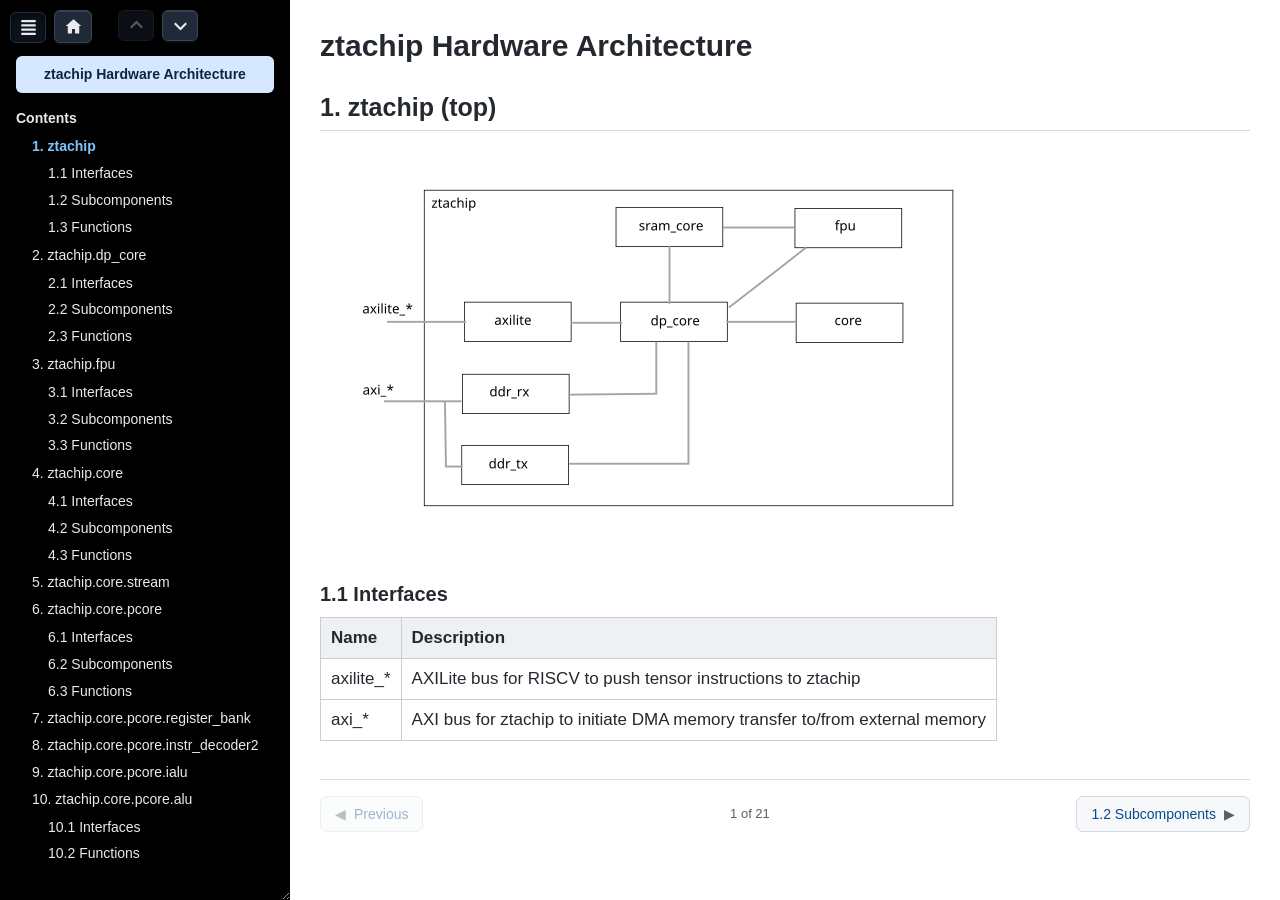
<file: hardware_design.html>
<!DOCTYPE html>
<html lang="en">
<head>
<meta charset="utf-8">
<meta http-equiv="refresh" content="0; url=HardwareDesign.html">
<link rel="canonical" href="HardwareDesign.html">
<title>Moved</title>
</head>
<body>
<p>This page has moved to <a href="HardwareDesign.html">HardwareDesign.html</a>.</p>
</body>
</html>
</file>
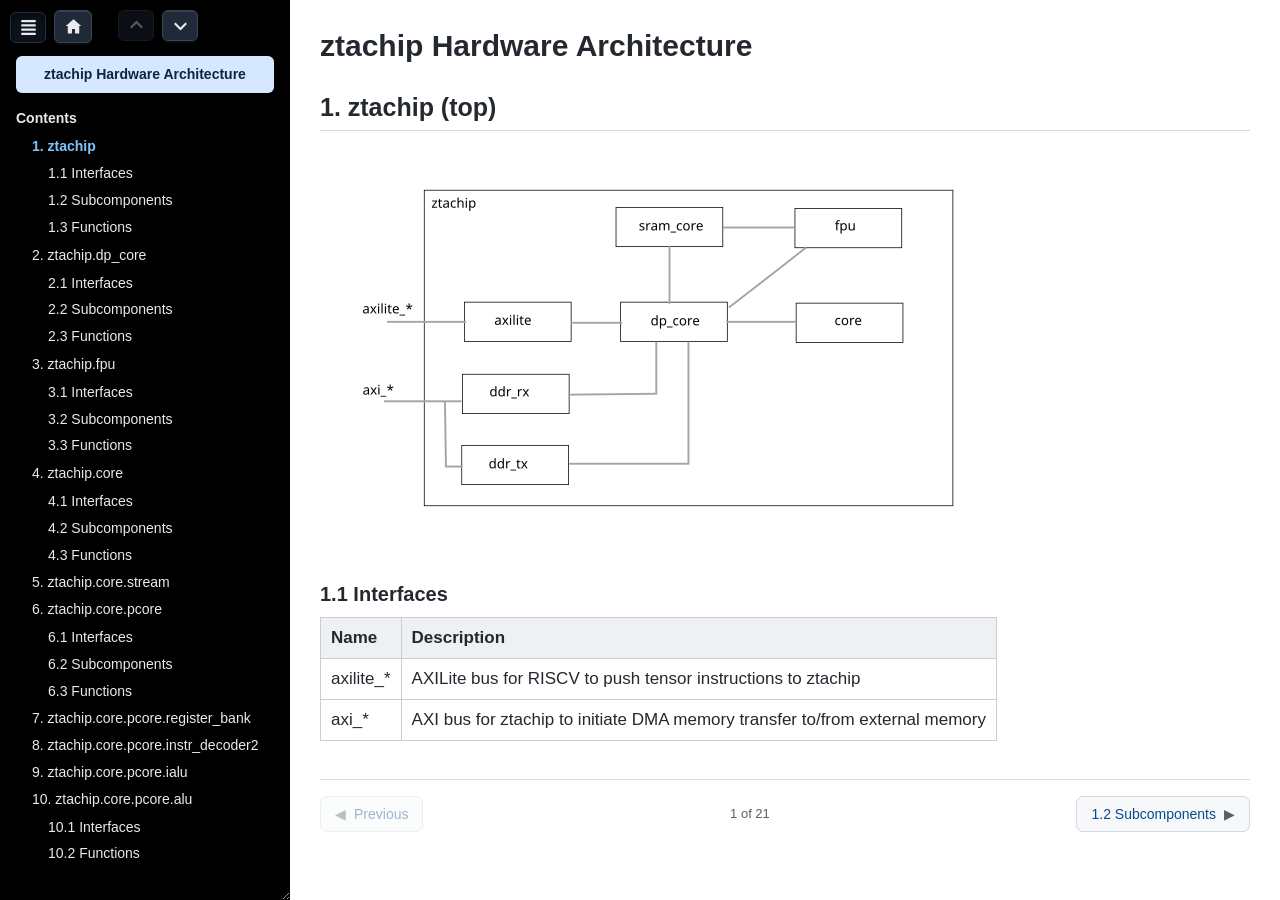
<file: HardwareDesign.html>
<!DOCTYPE html>
<html lang="en">
<head>
<meta charset="utf-8">
<meta name="viewport" content="width=device-width, initial-scale=1">
<title>ztachip Hardware Architecture</title>
<link rel="icon" href="data:image/svg+xml,%3Csvg%20viewBox%3D%220%200%2060%2060%22%20xmlns%3D%22http%3A//www.w3.org/2000/svg%22%3E%3Crect%20x%3D%222%22%20y%3D%222%22%20width%3D%2216%22%20height%3D%2216%22%20rx%3D%224%22%20fill%3D%22%23454f5f%22/%3E%3Crect%20x%3D%2222%22%20y%3D%222%22%20width%3D%2216%22%20height%3D%2216%22%20rx%3D%224%22%20fill%3D%22%23454f5f%22/%3E%3Crect%20x%3D%2242%22%20y%3D%222%22%20width%3D%2216%22%20height%3D%2216%22%20rx%3D%224%22%20fill%3D%22%23454f5f%22/%3E%3Crect%20x%3D%222%22%20y%3D%2222%22%20width%3D%2216%22%20height%3D%2216%22%20rx%3D%224%22%20fill%3D%22%23454f5f%22/%3E%3Crect%20x%3D%2222%22%20y%3D%2222%22%20width%3D%2216%22%20height%3D%2216%22%20rx%3D%224%22%20fill%3D%22%232fd3c0%22/%3E%3Crect%20x%3D%2242%22%20y%3D%2222%22%20width%3D%2216%22%20height%3D%2216%22%20rx%3D%224%22%20fill%3D%22%23454f5f%22/%3E%3Crect%20x%3D%222%22%20y%3D%2242%22%20width%3D%2216%22%20height%3D%2216%22%20rx%3D%224%22%20fill%3D%22%23454f5f%22/%3E%3Crect%20x%3D%2222%22%20y%3D%2242%22%20width%3D%2216%22%20height%3D%2216%22%20rx%3D%224%22%20fill%3D%22%23454f5f%22/%3E%3Crect%20x%3D%2242%22%20y%3D%2242%22%20width%3D%2216%22%20height%3D%2216%22%20rx%3D%224%22%20fill%3D%22%23454f5f%22/%3E%3C/svg%3E">
<style>
:root { color-scheme: light; }
body { margin:0; background:#ffffff; color:#24292f;
       font-family:-apple-system,BlinkMacSystemFont,'Segoe UI',Helvetica,Arial,sans-serif;
       font-size:17px; line-height:1.65; }
h1,h2,h3,h4,h5,h6 { line-height:1.3; margin:26px 0 10px 0; }
h1 { font-size:30px; } h2 { font-size:25px; border-bottom:1px solid #d8dce0;
     padding-bottom:6px; } h3 { font-size:20px; } h4 { font-size:18px; }
h5,h6 { font-size:17px; }
a { color:#0a58ca; }
img { max-width:100%; }
p { margin:10px 0; }
ul { margin:8px 0 8px 0; padding-left:26px; }
li { margin:3px 0; }
hr { border:0; border-top:1px solid #d8dce0; margin:24px 0; }

pre { background:#e4e6e8; padding:12px 14px; border:1px solid #d8dce0;
      border-radius:6px; overflow-x:auto; }
pre code { background:transparent; color:#1f2328; padding:0;
           font-size:14px; line-height:1.55; }
code { background:#e4e6e8; color:#1f2328; padding:1px 4px; border-radius:4px;
       font-family:'Cascadia Code',Consolas,'Liberation Mono',monospace;
       font-size:14px; }


table { border-collapse:collapse; margin:8px 0 16px 0; }
th, td { border:1px solid #c9ced4; padding:6px 10px; vertical-align:top; }
th { background:#eef1f4; text-align:left; }

details > summary { cursor:pointer; }

.layout { display:flex; align-items:flex-start; gap:0; }
.side { flex:0 0 auto; width:290px; min-width:150px; max-width:70%;
        resize:horizontal; overflow:auto; height:100vh; box-sizing:border-box;
        position:sticky; top:0; background:#000000; color:#e8eaed;
        padding:56px 16px 26px 16px; font-size:14px; line-height:1.7; }
.side a { color:#e8eaed; text-decoration:none; }
.side a:hover { text-decoration:underline; }
.side ul { list-style:none; margin:4px 0 4px 4px; padding-left:12px; }
.side .plate { background:#d6e8ff; color:#0b2545; padding:9px 10px;
        border-radius:6px; text-align:center; font-weight:bold;
        margin:0 0 14px 0; line-height:1.35; }
.main { flex:1 1 auto; min-width:0; padding:0 30px; max-width:940px; }
.page { padding:0 40px; max-width:960px; margin:0 auto; }

/* landing page */
.hero { text-align:center; padding:38px 24px 30px 24px; margin:0 0 6px 0;
        background:#0b2545; color:#ffffff; border-radius:12px; }
.hero .mark { width:66px; height:66px; display:block; margin:0 auto 16px auto; }
.hero h1 { margin:0 0 12px 0; font-size:36px; color:#ffffff;
        border:0; letter-spacing:-0.5px; }
.hero p { margin:0 auto; max-width:640px; font-size:17px; color:#c8d6e8;
        line-height:1.55; }
.cards { display:grid; grid-template-columns:repeat(auto-fit,minmax(300px,1fr));
        gap:16px; margin:26px 0 40px 0; }
.card { display:block; text-decoration:none; background:#f6f8fa;
        border:1px solid #d0d7de; border-radius:10px; padding:18px 20px;
        transition:border-color .15s, box-shadow .15s, transform .15s; }
.card:hover { border-color:#0a6abf; box-shadow:0 4px 14px rgba(10,37,69,.10);
        transform:translateY(-2px); }
/* the starting point, picked out from the reference guides */
.card.start { background:#e8f7ec; border-color:#9fd3ae; }
.card.start:hover { border-color:#2f8f4e; box-shadow:0 4px 14px rgba(47,143,78,.18); }
.card .t { display:block; color:#0a4a8f; font-weight:700; font-size:17px;
        margin-bottom:7px; }
.card .d { display:block; color:#41484f; font-size:14px; line-height:1.55; }

/* toolbar: show / hide the navigation panel, and return home */
.navbar { position:fixed; top:10px; left:10px; z-index:40;
        display:flex; align-items:flex-start; gap:8px; }
.navbtn { display:inline-flex; align-items:center; justify-content:center;
        width:36px; height:31px; padding:0; cursor:pointer;
        background:#1f2937; color:#e8eaed; border:1px solid #3a4553;
        border-radius:6px;
        box-shadow:0 2px 0 #080d13, inset 0 1px 0 rgba(255,255,255,.10); }
.navbtn:hover { background:#2b3a4d; }
.navbtn .ico { width:17px; height:17px; fill:currentColor; display:block; }
/* the contents button sits pressed in while the panel is open */
body:not(.nav-hidden) .navtoggle { background:#0c131b; border-color:#26313f;
        box-shadow:inset 0 2px 5px rgba(0,0,0,.7); transform:translateY(2px); }
body.nav-hidden .side { display:none; }
/* step to the previous or next section; dimmed at the ends of the document */
.navbar .gap { width:10px; }
.navbtn.off { opacity:.38; cursor:default; box-shadow:none; }
.navbtn.off:hover { background:#1f2937; }

/* one section at a time, with a pager below it */
.sec { display:none; }
.sec.on { display:block; }
.pagerbar { display:flex; align-items:center; justify-content:space-between;
        gap:12px; margin:38px 0 44px 0; padding-top:16px;
        border-top:1px solid #d8dee4; }
.pbtn { display:inline-flex; align-items:center; gap:8px; max-width:42%;
        padding:9px 14px; cursor:pointer; font-family:inherit; font-size:14px;
        color:#0a4a8f; background:#f6f8fa; border:1px solid #d0d7de;
        border-radius:7px; text-align:left; }
.pbtn:hover { background:#eaf2fb; border-color:#0a6abf; }
.pbtn.off { opacity:.4; cursor:default; }
.pbtn.off:hover { background:#f6f8fa; border-color:#d0d7de; }
.pbtn .lbl { overflow:hidden; text-overflow:ellipsis; white-space:nowrap; }
.pbtn .arrow { flex:0 0 auto; color:#57606a; }
.pgcount { flex:0 0 auto; color:#57606a; font-size:13px; white-space:nowrap; }
/* the section being read, marked in the contents panel */
.side a.here { color:#7fc4ff; font-weight:bold; }

/* phones: the panel covers the screen, and closes once a section is chosen */
@media (max-width:820px) {
  .layout { display:block; }
  .side { position:fixed; inset:0; width:100% !important; max-width:none;
          height:100vh; resize:none; padding:60px 20px 30px 20px;
          font-size:16px; z-index:30; }
  .main { padding:52px 18px 0 18px; max-width:none; }
  .page { padding:52px 18px 0 18px; }
  /* the arrows would act on the document behind the contents overlay */
  body:not(.nav-hidden) .navbar .gap,
  body:not(.nav-hidden) #secprev,
  body:not(.nav-hidden) #secnext { display:none; }
  .pgcount { display:none; }
  .pbtn { max-width:48%; }
}
</style>
</head>
<body>
<div class="layout"><div class="side">
<div class="plate">ztachip Hardware Architecture</div>
<b>Contents</b>
<ul>
<li><a href="#1-ztachip-top">1. ztachip</a></li>
<ul>
<li><a href="#11-interfaces">1.1 Interfaces</a></li>
<li><a href="#12-subcomponents">1.2 Subcomponents</a></li>
<li><a href="#13-functions">1.3 Functions</a></li>
</ul>
<li><a href="#2-ztachipdp_core">2. ztachip.dp_core</a></li>
<ul>
<li><a href="#21-interfaces">2.1 Interfaces</a></li>
<li><a href="#22-subcomponents">2.2 Subcomponents</a></li>
<li><a href="#23-functions">2.3 Functions</a></li>
</ul>
<li><a href="#3-ztachipfpu">3. ztachip.fpu</a></li>
<ul>
<li><a href="#31-interfaces">3.1 Interfaces</a></li>
<li><a href="#32-subcomponents">3.2 Subcomponents</a></li>
<li><a href="#33-functions">3.3 Functions</a></li>
</ul>
<li><a href="#4-ztachipcore">4. ztachip.core</a></li>
<ul>
<li><a href="#41-interfaces">4.1 Interfaces</a></li>
<li><a href="#42-subcomponents">4.2 Subcomponents</a></li>
<li><a href="#43-functions">4.3 Functions</a></li>
</ul>
<li><a href="#5-ztachipcorestream">5. ztachip.core.stream</a></li>
<li><a href="#6-ztachipcorepcore">6. ztachip.core.pcore</a></li>
<ul>
<li><a href="#61-interfaces">6.1 Interfaces</a></li>
<li><a href="#62-subcomponents">6.2 Subcomponents</a></li>
<li><a href="#63-functions">6.3 Functions</a></li>
</ul>
<li><a href="#7-ztachipcorepcoreregister_bank">7. ztachip.core.pcore.register_bank</a></li>
<li><a href="#8-ztachipcorepcoreinstr_decoder2">8. ztachip.core.pcore.instr_decoder2</a></li>
<li><a href="#9-ztachipcorepcoreialu">9. ztachip.core.pcore.ialu</a></li>
<li><a href="#10-ztachipcorepcorealu">10. ztachip.core.pcore.alu</a></li>
<ul>
<li><a href="#101-interfaces">10.1 Interfaces</a></li>
<li><a href="#102-functions">10.2 Functions</a></li>
</ul>
</ul>
</div><div class="main"><div class="navbar"><button class="navbtn navtoggle" onclick="navToggle()" title="Show or hide the contents" aria-label="Contents"><svg class="ico" viewBox="0 0 16 16" aria-hidden="true"><rect x="1" y="1" width="14" height="2" rx="1"/><rect x="1" y="5" width="14" height="2" rx="1"/><rect x="1" y="9" width="14" height="2" rx="1"/><rect x="1" y="13" width="14" height="2" rx="1"/></svg></button><a class="navbtn" href="index.html" title="Home" aria-label="Home"><svg class="ico" viewBox="0 0 16 16" aria-hidden="true"><path d="M8 1.2 0.7 7.6h1.9V14.6h4V10.4h2.8v4.2h4V7.6h1.9z"/></svg></a><span class="gap"></span><button class="navbtn" id="secprev" onclick="secStep(-1)" title="Previous section" aria-label="Previous section"><svg class="ico" viewBox="0 0 16 16" aria-hidden="true"><path d="M8 3.4 14.1 9.5 12.7 10.9 8 6.2 3.3 10.9 1.9 9.5z"/></svg></button><button class="navbtn" id="secnext" onclick="secStep(1)" title="Next section" aria-label="Next section"><svg class="ico" viewBox="0 0 16 16" aria-hidden="true"><path d="M8 12.6 1.9 6.5 3.3 5.1 8 9.8 12.7 5.1 14.1 6.5z"/></svg></button></div><section class="sec on"><h1 id="ztachip-hardware-architecture">ztachip Hardware Architecture</h1>
<h2 id="1-ztachip-top">1. ztachip (top)</h2>
<p><img src="media/Documentation_images_hw_ztachip.png" alt="hw_ztachip"></p>
<h3 id="11-interfaces">1.1 Interfaces</h3>
<table>
<tr><th>Name</th><th>Description</th></tr>
<tr><td>axilite_*</td><td>AXILite bus for RISCV to push tensor instructions to ztachip</td></tr>
<tr><td>axi_*</td><td>AXI bus for ztachip to initiate DMA memory transfer to/from external memory</td></tr>
</table>
</section>
<section class="sec"><h3 id="12-subcomponents">1.2 Subcomponents</h3>
<table>
<tr><th>Name</th><th>Description</th></tr>
<tr><td><a href="https://github.com/ztachip/ztachip/blob/master/HW/src/top/axilite.vhd">axilite</a></td><td>bridge to connect dp_core with RISCV via axiLite bus protocol.</td></tr>
<tr><td><a href="https://github.com/ztachip/ztachip/blob/master/HW/src/top/sram_core.vhd">sram_core</a></td><td>scratch memory block to hold temporary data is sometimes required during tensor data transfer</td></tr>
<tr><td><a href="https://github.com/ztachip/ztachip/blob/master/HW/src/top/ddr_rx.vhd">ddr_rx</a></td><td>Handling DMA transfer from external DDR memory to core&#x27;s internal memory.</td></tr>
<tr><td><a href="https://github.com/ztachip/ztachip/blob/master/HW/src/top/ddr_tx.vhd">ddr_tx</a></td><td>Handling DMA transfer from core&#x27;s internal memory to external DDR memory</td></tr>
<tr><td><a href="https://github.com/ztachip/ztachip/blob/master/HW/src/pcore/core.vhd">core</a></td><td>This is the tensor arithmetic execution unit which is composed of an array of lightweight VLIW processors.</td></tr>
<tr><td><a href="https://github.com/ztachip/ztachip/blob/master/HW/src/dp/dp_core.vhd">dp_core</a></td><td>This is the central tensor processor unit that coordinates all activities within ztachip including memory transfer and launching execution on the VLIW processor array.</td></tr>
<tr><td><a href="https://github.com/ztachip/ztachip/blob/master/HW/src/fpu/fpu.vhd">fpu</a></td><td>Handling tensor floating point arithmetics (FLOAT32/BFLOAT) and aggregate arithmetics such as MAX,SUM,DOT-PRODUCT-SUM.</td></tr>
</table>
</section>
<section class="sec"><h3 id="13-functions">1.3 Functions</h3>
<p>This is the top-level component of ztachip.</p>
<p>The central tensor processor unit is <a href="https://github.com/ztachip/ztachip/blob/master/HW/src/dp/dp_core.vhd">dp_core</a></p>
<p><a href="https://github.com/ztachip/ztachip/blob/master/HW/src/dp/dp_core.vhd">dp_core</a> receives tensor instructions from RISCV via axilite_* interface.</p>
<p><a href="https://github.com/ztachip/ztachip/blob/master/HW/src/dp/dp_core.vhd">dp_core</a> then executes the tensor instructions by performing the following:</p>
<ul>
<li>Coordinating tensor data operations which transfer tensor data between <a href="https://github.com/ztachip/ztachip/blob/master/HW/src/top/sram_core.vhd">sram_core</a>,</li>
</ul>
<p><a href="https://github.com/ztachip/ztachip/blob/master/HW/src/pcore/core.vhd">core</a>&#x27;s internal memory and external DDR memory. Tensor data operations may also include other complex functions such as transpose, dimension resize, data-remap...</p>
<ul>
<li>Dispatching tensor operator execution requests to <a href="https://github.com/ztachip/ztachip/blob/master/HW/src/pcore/core.vhd">core</a> which then in turn dispatch the execution to an array of VLIW processors.</li>
<li>Dispatching tensor floating point and aggregate arithmetic executions to <a href="https://github.com/ztachip/ztachip/blob/master/HW/src/fpu/fpu.vhd">fpu</a></li>
</ul>
</section>
<section class="sec"><h2 id="2-ztachipdp_core">2. ztachip.dp_core</h2>
<p><img src="media/Documentation_images_hw_dp_core.png" alt="hw_dp_core"></p>
<h3 id="21-interfaces">2.1 Interfaces</h3>
<table>
<tr><th>Name</th><th>Description</th></tr>
<tr><td>bus_*</td><td>bus for <a href="https://github.com/ztachip/ztachip/blob/master/HW/src/dp/dp_core.vhd">dp_core</a> to receive tensor instructions from RISCV.</td></tr>
<tr><td>task_*</td><td>bus to send tensor operator execution instructions to <a href="https://github.com/ztachip/ztachip/blob/master/HW/src/pcore/core.vhd">core</a></td></tr>
<tr><td>readmaster1*</td><td>bus to receive DMA data transfer from <a href="https://github.com/ztachip/ztachip/blob/master/HW/src/pcore/core.vhd">core</a>&#x27;s internal memory.</td></tr>
<tr><td>readmaster2*</td><td>bus to receive DMA data transfer from <a href="https://github.com/ztachip/ztachip/blob/master/HW/src/top/sram_core.vhd">sram_core</a>&#x27;s scratch-pad memory</td></tr>
<tr><td>readmaster3*</td><td>bus to receive DMA data transfer from external DDR memory through <a href="https://github.com/ztachip/ztachip/blob/master/HW/src/top/ddr_rx.vhd">ddr_rx</a></td></tr>
<tr><td>writemaster1*</td><td>bus to send DMA data transfer to <a href="https://github.com/ztachip/ztachip/blob/master/HW/src/pcore/core.vhd">core</a>&#x27;s internal memory.</td></tr>
<tr><td>writemaster2*</td><td>bus to send DMA data transfer to <a href="https://github.com/ztachip/ztachip/blob/master/HW/src/top/sram_core.vhd">sram_core</a>&#x27;s scratch-pad memory.</td></tr>
<tr><td>writemaster3*</td><td>bus to send DMA data transfer to external DDR memory through <a href="https://github.com/ztachip/ztachip/blob/master/HW/src/top/ddr_tx.vhd">ddr_tx</a></td></tr>
</table>
</section>
<section class="sec"><h3 id="22-subcomponents">2.2 Subcomponents</h3>
<table>
<tr><th>Name</th><th>Description</th></tr>
<tr><td><a href="https://github.com/ztachip/ztachip/blob/master/HW/src/dp/dp_fetch.vhd">dp_fetch</a></td><td>This component receives tensor instructions from RISCV and then dispatch them at the right time. Tensor data operations are dispatched to <a href="https://github.com/ztachip/ztachip/blob/master/HW/src/dp/dp_gen_core.vhd">dp_gen_core</a>. Tensor operator execution is dispatched to <a href="https://github.com/ztachip/ztachip/blob/master/HW/src/pcore/core.vhd">core</a> via task* interface signals.</td></tr>
<tr><td><a href="https://github.com/ztachip/ztachip/blob/master/HW/src/dp/dp_gen_core.vhd">dp_gen_core</a></td><td>This component receives tensor data operation instructions from <a href="https://github.com/ztachip/ztachip/blob/master/HW/src/dp/dp_fetch.vhd">dp_fetch</a>. It then generates the memory addresses for the transfer. There can be 2 tensor data operations executing at the same time with each assigned to one of the two <a href="https://github.com/ztachip/ztachip/blob/master/HW/src/dp/dp_gen.vhd">dp_gen</a> subcomponents.</td></tr>
<tr><td><a href="https://github.com/ztachip/ztachip/blob/master/HW/src/dp/dp_source.vhd">dp_source</a></td><td>This component is responsible for generating the DMA transfer read requests to the source of the tensor data operations. It then forwards the received data to the appropriate <a href="https://github.com/ztachip/ztachip/blob/master/HW/src/dp/dp_sink.vhd">dp_sink</a> components which are then responsible for the DMA transfer of the received data to the destination point.</td></tr>
<tr><td><a href="https://github.com/ztachip/ztachip/blob/master/HW/src/dp/dp_sink.vhd">dp_sink</a></td><td>This component is responsible for generating DMA transfer write request to the destination point of the tensor data operations. It receives the data and addresses information for the transfer from the appropriate <a href="https://github.com/ztachip/ztachip/blob/master/HW/src/dp/dp_source.vhd">dp_source</a> above.</td></tr>
</table>
</section>
<section class="sec"><h3 id="23-functions">2.3 Functions</h3>
<p>This component is the main tensor processor of ztachip. It performs the following functions:</p>
<ul>
<li><a href="https://github.com/ztachip/ztachip/blob/master/HW/src/dp/dp_fetch.vhd">dp_fetch</a> receives tensor instructions from RISCV. Each tensor instruction are associated</li>
</ul>
<p>with a hardware thread. There are 2 hardware threads available. Hardware threads are useful to provide the ability to overlay the tensor operator execution phase of one thread with the data transfer phase of the other threads.</p>
<ul>
<li>Decodes the tensor instructions.</li>
<li>Tensor instructions may be executed out-of-order but applications can enforce the order.</li>
<li>Data operations are then processed by <a href="https://github.com/ztachip/ztachip/blob/master/HW/src/dp/dp_gen_core.vhd">dp_gen_core</a>,</li>
</ul>
<p><a href="https://github.com/ztachip/ztachip/blob/master/HW/src/dp/dp_source.vhd">dp_source</a> and <a href="https://github.com/ztachip/ztachip/blob/master/HW/src/dp/dp_sink.vhd">dp_sink</a>. There can be up to 2 data operations executing at the same time. For example, data transfer from the <a href="https://github.com/ztachip/ztachip/blob/master/HW/src/pcore/core.vhd">core</a>&#x27;s internal memory to DDR external memory can occur at the same time as data transfer from the scratch-pad to <a href="https://github.com/ztachip/ztachip/blob/master/HW/src/pcore/core.vhd">core</a>&#x27;s internal memory.</p>
<ul>
<li>Tensor operator execution is forwarded to <a href="https://github.com/ztachip/ztachip/blob/master/HW/src/pcore/core.vhd">core</a> via interface signal task*</li>
<li>Before tensor operator execution can be issued, all memory transfer with <a href="https://github.com/ztachip/ztachip/blob/master/HW/src/pcore/core.vhd">core</a>&#x27;s internal memory must be completed. Since there is a separate <a href="https://github.com/ztachip/ztachip/blob/master/HW/src/pcore/core.vhd">core</a>&#x27;s internal memory for each hardware thread, for example, memory transfer to <a href="https://github.com/ztachip/ztachip/blob/master/HW/src/pcore/core.vhd">core</a>&#x27;s internal memory belonging to thread#1 can still be running at the same time while <a href="https://github.com/ztachip/ztachip/blob/master/HW/src/pcore/core.vhd">core</a> is busy performing tensor operator execution but on thread#2.</li>
</ul>
</section>
<section class="sec"><h2 id="3-ztachipfpu">3. ztachip.fpu</h2>
<p><img src="media/Documentation_images_hw_fpu.png" alt="hw_fpu"></p>
<h3 id="31-interfaces">3.1 Interfaces</h3>
<table>
<tr><th>Name</th><th>Description</th></tr>
<tr><td>bus*</td><td>AXI interface for RISCV to push FPU instructions to FPU.</td></tr>
<tr><td>fpu_read*</td><td>Read interface to <a href="https://github.com/ztachip/ztachip/blob/master/HW/src/top/sram_core.vhd">sram_core</a>. FPU operates only from SRAM memory. Data input for FPU must first be transferred from DDR or PCORE memory space to SRAM space by DP instructions.</td></tr>
<tr><td>fpu_write*</td><td>Write interface to <a href="https://github.com/ztachip/ztachip/blob/master/HW/src/top/sram_core.vhd">sram_core</a>. FPU results are written only to SRAM memory. Results must then be transferred to DDR or PCORE memory space from SRAM space by DP instructions.</td></tr>
</table>
</section>
<section class="sec"><h3 id="32-subcomponents">3.2 Subcomponents</h3>
<table>
<tr><th>Name</th><th>Description</th></tr>
<tr><td><a href="https://github.com/ztachip/ztachip/blob/master/HW/src/util/fifo.vhd">cmd_fifo</a></td><td>holds FPU instructions issued from RISCV. Each FPU instruction is associated with a HART context. There are 2 cmd_fifo for each of the HART context.</td></tr>
<tr><td><a href="https://github.com/ztachip/ztachip/blob/master/HW/src/util/fifo.vhd">B_fifo_i</a></td><td>used to store B parameters associated with B+C*X*Y opcode. FPU executions are pipelined with all data input being prefetched and pipelined.</td></tr>
<tr><td><a href="https://github.com/ztachip/ztachip/blob/master/HW/src/util/fifo.vhd">X_fifo_i</a></td><td>used to store X parameters associated with B+C*X*Y opcode. FPU executions are pipelined with all data input being prefetched and pipelined.</td></tr>
<tr><td><a href="https://github.com/ztachip/ztachip/blob/master/HW/src/util/fifo.vhd">Y_fifo_i</a></td><td>used to store Y parameters associated with B+C*X*Y opcode. FPU executions are pipelined with all data input being prefetched and pipelined.</td></tr>
<tr><td><a href="https://github.com/ztachip/ztachip/blob/master/HW/src/fpu/falu_vector.vhd">falu_vector</a></td><td>Perform FPU operations in vector mode by instantiating an array of falu_core.</td></tr>
<tr><td><a href="https://github.com/ztachip/ztachip/blob/master/HW/src/fpu/falu_core.vhd">falu_core</a></td><td>Perform FPU operations for each vector elements</td></tr>
<tr><td><a href="https://github.com/ztachip/ztachip/blob/master/HW/src/fpu/falu.vhd">falu</a></td><td>performs all falu_core functions except for the SUM opcode which is executed by falu2 instead.</td></tr>
<tr><td><a href="https://github.com/ztachip/ztachip/blob/master/HW/src/fpu/falu.vhd">falu2</a></td><td>performs the SUM part after the MAC operations from falu. For example with the operation SUM(X*Y*C), the X*Y*C is performed by falu and results from falu are summed together by falu2</td></tr>
</table>
</section>
<section class="sec"><h3 id="33-functions">3.3 Functions</h3>
<p>FPU supports floating point arithmetic with different precision below</p>
<ul>
<li>FP32: Many transformer intermediate calculations should stay in FP32</li>
<li>BFLOAT: Transformer activations are normally stored in BFLOAT</li>
</ul>
<p>Aggregate functions are also better supported by FPU. Aggregate functions are inherently serial operations and better supported with FPU&#x27;s data flow architecture instead. The following aggregate functions are supported</p>
<ul>
<li>MAX</li>
<li>SUM</li>
<li>DOT-PRODUCT-SUM</li>
</ul>
<p>FPU operates in vector mode. FPU input/output are vectors of float numbers. FPU vector width is configured in <a href="https://github.com/ztachip/ztachip/blob/master/HW/src/config.vhd">config.vhd</a> as fpu_gen_max_c.</p>
<p>FPU execution is fully pipelined. For example, for the all important FMA operations found in LLM attention stage, it can execute up to 2*fpu_gen_max_c float operations (FMA=1ADD+1MUL) per clock cycle.</p>
<p>Data fetching is streamed to FPU from SRAM. Data fetching are overlapped with execution, therefore adding no delay to FPU execution.</p>
<p>FPU operates from SRAM memory space only</p>
<ul>
<li>FPU data input must first be transferred from PCORE or DDR space to SRAM space by DP instructions</li>
<li>FPU results must be transferred to PCORE or DDR space from SRAM space by DP instructions</li>
</ul>
<p>For highest performance, FPU should be used under both HART context. There is 1 FPU hardware instance but it can operate under different HART context. One can use one HART context to transfer data between SRAM and DDR/PCORE while the other HART context is still busy executing FPU instructions. This way, all memory overhead are overlapped with FPU execution.</p>
</section>
<section class="sec"><h2 id="4-ztachipcore">4. ztachip.core</h2>
<p><img src="media/Documentation_images_hw_core.png" alt="hw_core"></p>
<h3 id="41-interfaces">4.1 Interfaces</h3>
<table>
<tr><th>Name</th><th>Description</th></tr>
<tr><td>dp_write*</td><td>bus to receive DMA data transfer to its internal memory</td></tr>
<tr><td>dp_read*</td><td>bus to send DMA data transfer from its internal memory</td></tr>
<tr><td>task*</td><td>bus to receive tensor operator execution commands from <a href="https://github.com/ztachip/ztachip/blob/master/HW/src/dp/dp_core.vhd">dp_core</a></td></tr>
</table>
</section>
<section class="sec"><h3 id="42-subcomponents">4.2 Subcomponents</h3>
<table>
<tr><th>Name</th><th>Description</th></tr>
<tr><td><a href="https://github.com/ztachip/ztachip/blob/master/HW/src/pcore/stream.vhd">stream</a></td><td>this is a stream processor that performs data mapping between input and output. One stream processor is used to perform data mapping before data is written to core&#x27;s internal memory And a second stream processor performs data mapping on data as it is just retrieved from core&#x27;s internal memory.</td></tr>
<tr><td><a href="https://github.com/ztachip/ztachip/blob/master/HW/src/top/cell.vhd">cell</a></td><td>4 pcore are grouped in a cell. The purpose is to improve the fan-out performance of bus signals.</td></tr>
<tr><td><a href="https://github.com/ztachip/ztachip/blob/master/HW/src/pcore/pcore.vhd">cell.pcore</a></td><td>Implements the VLIW processor array. All tensor operator execution are performed by many ot these pcores.</td></tr>
<tr><td><a href="https://github.com/ztachip/ztachip/blob/master/HW/src/pcore/instr.vhd">instr</a></td><td>This is the master processor for all pcore&#x27;s VLIW processor cores that are just simply ALUs running in locked step mode with each other.</td></tr>
<tr><td><a href="https://github.com/ztachip/ztachip/blob/master/HW/src/pcore/instr_fetch.vhd">instr.instr_fetch</a></td><td>This component performs thread scheduling of execution. pcore are multi-threaded processors with 16 hardware threads executing in a round-robin fashion. VLIW instructions are complex and require a very deep pipeline, hardware multi-threading is a commonly used technique to hide the impact of instruction latency. Performance of 1 VLIW instruction per clock per pcore can then be achieved.</td></tr>
<tr><td><a href="https://github.com/ztachip/ztachip/blob/master/HW/src/pcore/rom.vhd">instr.rom</a></td><td>Holding VLIW instruction code. All VLIW cores are sharing the same instruction code. Since VLIW processors are all running in lock-step, only 1 instruction is fetched for all the VLIW processors at every clock.</td></tr>
</table>
</section>
<section class="sec"><h3 id="43-functions">4.3 Functions</h3>
<ul>
<li>This component is responsible for all tensor operator execution tasks.</li>
<li>It is composed of an array of <a href="https://github.com/ztachip/ztachip/blob/master/HW/src/pcore/pcore.vhd">pcores</a>. And each pcore is a VLIW vector processor.</li>
<li>Requests for tensor operator execution are coming from <a href="https://github.com/ztachip/ztachip/blob/master/HW/src/dp/dp_core.vhd">dp_core</a> via task* interface signal.</li>
<li>The component <a href="https://github.com/ztachip/ztachip/blob/master/HW/src/pcore/instr.vhd">instr</a> is controlling the execution of all pcore&#x27;s VLIW processors.</li>
</ul>
<p>VLIW processors are very lightweight processors that are mostly just ALU with memory running in lock-step mode with each other.</p>
</section>
<section class="sec"><h2 id="5-ztachipcorestream">5. ztachip.core.stream</h2>
<p><img src="media/Documentation_images_hw_stream.png" alt="hw_stream"></p>
<p>This module provides an arbitrary data mapping between input value and output.</p>
<p><a href="https://github.com/ztachip/ztachip/blob/master/HW/src/pcore/stream.vhd">stream</a> performs data mapping on data just before it is written to pcore&#x27;s memory space.</p>
<p><a href="https://github.com/ztachip/ztachip/blob/master/HW/src/pcore/stream.vhd">stream</a> also performs data mapping on data just after it is read from pcore&#x27;s memory space.</p>
<p>The data mapping is realized using the formula below</p>
<pre><code>y = lookup_quotient[x[11:5]] + x[4:0]* lookup_remainder[x[4:0]]</code></pre>
<p>Effectively, the formula above provides a multi-point linear-interpolation between input and output.</p>
<p>stream provides up to 4 different data-mapping functions at the same time. The parameter stream_id_in selects which data mapping to be performed.</p>
<p>stream is very commonly used in AI applications to perform activation functions as data being written back to memory.</p>
</section>
<section class="sec"><h2 id="6-ztachipcorepcore">6. ztachip.core.pcore</h2>
<p><img src="media/Documentation_images_hw_pcore.png" alt="hw_pcore"></p>
<h3 id="61-interfaces">6.1 Interfaces</h3>
<table>
<tr><th>Name</th><th>Description</th></tr>
<tr><td>dp_read*</td><td>bus to send DMA data transfer from pcore&#x27;s internal memory</td></tr>
<tr><td>dp_write*</td><td>bus to send DMA data transfer to pcore&#x27;s internal memory</td></tr>
<tr><td>instruction*</td><td>bus to receive VLIW instructions to be executed.</td></tr>
</table>
</section>
<section class="sec"><h3 id="62-subcomponents">6.2 Subcomponents</h3>
<table>
<tr><th>Name</th><th>Description</th></tr>
<tr><td><a href="https://github.com/ztachip/ztachip/blob/master/HW/src/alu/alu.vhd">alu</a></td><td>This is the unit that performs the bulk of arithmetic vector calculation. There are 8 ALUs for each of the 8 elements in a vector word.</td></tr>
<tr><td><a href="https://github.com/ztachip/ztachip/blob/master/HW/src/pcore/xregister_file.vhd">xregister_file</a></td><td>Register banks holding int32 accumulators used by FMA operations.</td></tr>
<tr><td><a href="https://github.com/ztachip/ztachip/blob/master/HW/src/pcore/register_bank.vhd">register_bank</a></td><td>Holding internal memory. All computations are operated directly from this internal memory without intermediate register load/store operations like more traditional processor design.</td></tr>
<tr><td><a href="https://github.com/ztachip/ztachip/blob/master/HW/src/pcore/register_file.vhd">register_bank.register_file</a></td><td>There are 2 pages of internal memory with each page associated with one of the two tensor processor&#x27;s hardware threads. The two register_file implement the two internal memory pages.</td></tr>
<tr><td><a href="https://github.com/ztachip/ztachip/blob/master/HW/src/pcore/instr_decoder2.vhd">instr_decoder2</a></td><td>Main decoder for VLIW instructions.</td></tr>
<tr><td><a href="https://github.com/ztachip/ztachip/blob/master/HW/src/pcore/instr_dispatch2.vhd">instr_dispatch2</a></td><td>Component that interfaces between <a href="https://github.com/ztachip/ztachip/blob/master/HW/src/pcore/instr_decoder2.vhd">instr_decoder2</a> and bank of <a href="https://github.com/ztachip/ztachip/blob/master/HW/src/alu/alu.vhd">alu</a>. It forwards execution instructions from instr_decoder2 to <a href="https://github.com/ztachip/ztachip/blob/master/HW/src/alu/alu.vhd">alu</a>. It is also responsible for moving data from <a href="https://github.com/ztachip/ztachip/blob/master/HW/src/pcore/register_bank.vhd">register_bank</a> to <a href="https://github.com/ztachip/ztachip/blob/master/HW/src/alu/alu.vhd">alu</a>. It is responsible for saving results from <a href="https://github.com/ztachip/ztachip/blob/master/HW/src/alu/alu.vhd">alu</a> back to <a href="https://github.com/ztachip/ztachip/blob/master/HW/src/pcore/register_bank.vhd">register_bank</a>.</td></tr>
<tr><td><a href="https://github.com/ztachip/ztachip/blob/master/HW/src/ialu/ialu.vhd">ialu</a></td><td>VLIW may also contain integer arithmetic operation for tasks such as loop counter, array indexing calculation, address calculation. This component is responsible for such calculation.</td></tr>
<tr><td><a href="https://github.com/ztachip/ztachip/blob/master/HW/src/ialu/iregister_file.vhd">iregister_file</a></td><td>Register banks holding integer values used by ialu.</td></tr>
</table>
</section>
<section class="sec"><h3 id="63-functions">6.3 Functions</h3>
<p>This component performs tensor operator execution.</p>
<p>There are many instances of pcore running in parallel.</p>
<p>pcore has a VLIW architecture.</p>
<p>pcore execution is multi-threaded. There are 16 hardware threads of execution running in round-robin fashion.</p>
<p>The VLIW instruction is very wide that contains many sub-functions that perform the following tasks simultaneously within a single VLIW instruction.</p>
<ul>
<li>Address calculation for 2 input parameters and 1 output parameter.</li>
<li>Fetching input parameter vectors from <a href="https://github.com/ztachip/ztachip/blob/master/HW/src/pcore/register_bank.vhd">register_bank</a>.</li>
<li>Fetching 32-bit accumulator from <a href="https://github.com/ztachip/ztachip/blob/master/HW/src/pcore/xregister_file.vhd">xregister_file</a>. These accumulator values are then used by alu performing FMA (Fused-multiply-add) operations.</li>
<li>Performing integer calculations on <a href="https://github.com/ztachip/ztachip/blob/master/HW/src/ialu/ialu.vhd">ialu</a>.</li>
<li>Perform vector calculation on the bank of <a href="https://github.com/ztachip/ztachip/blob/master/HW/src/alu/alu.vhd">alu</a>.</li>
<li><a href="https://github.com/ztachip/ztachip/blob/master/HW/src/alu/alu.vhd">alu</a> may produce results as 32-bit accumulator, save these values to <a href="https://github.com/ztachip/ztachip/blob/master/HW/src/pcore/xregister_file.vhd">xregister_file</a>.</li>
<li><a href="https://github.com/ztachip/ztachip/blob/master/HW/src/alu/alu.vhd">alu</a> may produce results as 12-bit word vector. Save these results back to</li>
</ul>
<p><a href="https://github.com/ztachip/ztachip/blob/master/HW/src/pcore/register_bank.vhd">register_bank</a>.</p>
<p>Since all the functions above are simultaneously performed in one single VLIW instruction, the instruction pipeline is as long as 14 clocks. However, with hardware multi-threading execution, each stage of the execution pipeline is occupied by different threads. Therefore we have an effective execution rate of one VLIW instruction per clock per pcore.</p>
<p>For example, the code below is compiled into one single VLIW instruction. All data operations and arithmetic calculation together take just one clock of execution and also without any memory stall cycles. This same code using traditional RISCV instructions would take up to 10 RISCV instructions that may also incur memory stall cycles in addition.</p>
<pre><code>z[i++] = x[i+2]+y[i+3];</code></pre>
</section>
<section class="sec"><h2 id="7-ztachipcorepcoreregister_bank">7. ztachip.core.pcore.register_bank</h2>
<p>This component implements pcore internal memory</p>
<p>pcore&#x27;s internal memory is partitioned into 2 pages with each page assigned to one of the two tensor processor&#x27;s threads. This is an important concept for ztachip since it allows for one thread to access its internal memory while the other thread is performing tensor operator execution using the other internal memory&#x27;s page. This allows for a memory operation to be overlapped with tensor operator execution.</p>
<p>It is important to note that tensor operator execution operates only on internal memory without any reference to external memory. This is an important concept since with ztachip, data operations are decoupled from execution operations by having separate tensor instructions for data operations and execution operations. Reference <a href="Overview.html">here</a> for further explanation of this concept.</p>
<p>Internal memory holds 2 types of data</p>
<ul>
<li>Private data: Data is private to each of the 16 threads. Private memory words are interleaved between different threads as shown in the picture below.</li>
<li>Shared data: Data is shared among all 16 threads but within the same pcore. Shared memory words are allocated from the bottom up as shown in the picture below.</li>
</ul>
<pre><code>+-------------------------+
+ Thread1.Private word#0  |
+-------------------------+
+ Thread2.Private word#0  |
+-------------------------+
           :
           :
+-------------------------+
+ Thread16.Private word#0 |
+-------------------------+
+ Thread1.Private word#1  |
+-------------------------+
+ Thread2.Private word#1  |
+-------------------------+
           :
           :
+-------------------------+
+ Thread16.Private word#1 |
+-------------------------+
           :
           :
+-------------------------+
+ Shared           word#3 |
+-------------------------+
+ Shared           word#2 |
+-------------------------+
+ Shared           word#1 |
+-------------------------+
+ Shared           word#0 |
+-------------------------+</code></pre>
</section>
<section class="sec"><h2 id="8-ztachipcorepcoreinstr_decoder2">8. ztachip.core.pcore.instr_decoder2</h2>
<p>This is the main component that decodes the computing components of VLIW instructions</p>
<p>There are 3 main operations to each VLIW instruction:</p>
<ul>
<li>operation on <a href="https://github.com/ztachip/ztachip/blob/master/HW/src/alu/alu.vhd">pcore.alu</a>: To perform math operations on vector data</li>
<li>operation on <a href="https://github.com/ztachip/ztachip/blob/master/HW/src/ialu/ialu.vhd">pcore.ialu</a>: To perform simple scalar integer operation.</li>
<li>branching operation. But this is performed by master processor <a href="https://github.com/ztachip/ztachip/blob/master/HW/src/pcore/instr.vhd">core.instr</a> since</li>
</ul>
<p>all VLIW processors are running in lockstep therefore sharing the same branching operation. ztachip currently does not support yet thread branching/divergence as commonly implemented in GPU, therefore all threads must have the same branching condition. However you can still perform the equivalent of branching with conditional execution using VMASK register as described in next section. Most AI/Vision processing tasks however are mostly predictable computing with minimum or no branching.</p>
<p>VLIW instructions are 128 bit long and have the following format</p>
<pre><code>MU                 -- pcore.alu instruction
   oc         5    -- opcode
   save       1    -- Save alu.y_out=&gt;xregister_file
   x3              -- x3 parameter;map to alu.xscalar_in
      vector  1    -- 1 if parameter is vector,0 if scalar
      addr    12   -- Internal memory address of x3
      attr    4    -- Attribute
   x1              -- x1 parameter;map to alu.x1_in
      vector  1    -- 1 if parameter is vector,0 if scalar
      addr    12   -- Internal memory address of x1
      attr    4    -- Attribute
   x2              -- x2 parameter;map to alu.x2_in
      vector  1    -- 1 if parameter is vector,0 if scalar
      addr    12   -- Internal memory address of x2
      attr    4    -- Attribute
   y               -- y parameter;map to alu.y*_out
      vector  1    -- 1 if parameter is vector,0 if scalar
      addr    12   -- Internal memory address of y
      attr    4    -- Attribute
IMU                -- pcore.ialu instruction
   oc         5    -- opcode
   x1         4    -- x1 parameter; map to ialu.x1_in
   x2         4    -- x2 parameter; map to ialu.x2_in
   y          4    -- y parameter; map to ialu.y_out
   const      13   -- Constant field
CTRL
   oc         5    -- Branching opcode based on IMU.y value
   addr       11   -- Code address to jump to</code></pre>
<p>MU.attr field above provides many ways for parameters to reference memory.</p>
<p>Table below shows different addressing options for parameters.</p>
<p>where IREG is ialu&#x27;s register file and MEM is pcore&#x27;s internal memory.</p>
<pre><code>ATTR  DESCRIPTION                  MEMORY ACCESS PATTERN
===========================================================
11RR  Access via pointer+index     MEM[IREG[addr]+IREG[RR]]
1011  Access via pointer           MEM[IREG[addr]]
1000  Access shared memory         MEM[addr]
1001  Access private memory        MEM[addr]
00RR  Access shared memory+index   MEM[addr+IREG[RR]]
01RR  Access private memory+index  MEM[addr+IREG[RR]]
</code></pre>
</section>
<section class="sec"><h2 id="9-ztachipcorepcoreialu">9. ztachip.core.pcore.ialu</h2>
<p>This component is responsible for the scalar integer calculation of VLIW instruction described above.</p>
<p>ialu operates using the following registers</p>
<ul>
<li>R0-R7  : General purpose integer registers.</li>
<li>VMASK  : Register with each bit is used to enable/disable a vector lane.</li>
</ul>
<p>The integer calculations provided by ialu are typically used for tasks such as</p>
<ul>
<li>Loop counter/control</li>
<li>Index to an array</li>
<li>Memory reference by pointer</li>
<li>Address calculation</li>
<li>Enable/disable vector lanes.</li>
</ul>
<p>For example</p>
<pre><code>// i is an integer operation used for loop counter
for(i=0;i &lt; 10;i++) {
   :
   :
}</code></pre>
<pre><code>// i is an integer used for array indexing and address calculation
z[i]=x[i]+y[i];</code></pre>
<pre><code>// p is an integer used for pointer reference to memory
// Both integers p and i are used for memory reference and
// address calculation below
p=&amp;mem[0];
p[i]=10;</code></pre>
<pre><code>// VMASK=3 means only element#0 and element#1 of vector z are
// being updated after the vector calculation
VMASK=3;
z=x+2; // Only the first 2 elements of z are written back to memory.</code></pre>
</section>
<section class="sec"><h2 id="10-ztachipcorepcorealu">10. ztachip.core.pcore.alu</h2>
<p><img src="media/Documentation_images_hw_alu.png" alt="hw_alu"></p>
<h3 id="101-interfaces">10.1 Interfaces</h3>
<table>
<tr><th>Name</th><th>Description</th></tr>
<tr><td>x1_in</td><td>This is a 12 bit input value. This parameter is fetched from pcore internal memory stored in <a href="https://github.com/ztachip/ztachip/blob/master/HW/src/pcore/register_file.vhd">register_file</a>.</td></tr>
<tr><td>x2_in</td><td>This is 12 bit input value. This parameter is fetched from pcore internal memory stored in <a href="https://github.com/ztachip/ztachip/blob/master/HW/src/pcore/register_file.vhd">register_file</a></td></tr>
<tr><td>xreg_in</td><td>32-bit accumulator input. This is fetched from <a href="https://github.com/ztachip/ztachip/blob/master/HW/src/pcore/xregister_file.vhd">xregister_file</a>.</td></tr>
<tr><td>xscalar_in</td><td>constant used to specify the distance for shifting operation.</td></tr>
<tr><td>y_out</td><td>Results as a full 32-bit value. This is then be stored in <a href="https://github.com/ztachip/ztachip/blob/master/HW/src/pcore/xregister_file.vhd">xregister_file</a>.</td></tr>
<tr><td>y3_out</td><td>Results after being clipped to 12 bit. Value is properly clipped if exceeding range. This is then be stored in <a href="https://github.com/ztachip/ztachip/blob/master/HW/src/pcore/register_file.vhd">register_file</a>.</td></tr>
<tr><td>y2_out</td><td>Result of comparator against y_out value. The comparator tests y_out for various boolean conditions. This is then be stored in <a href="https://github.com/ztachip/ztachip/blob/master/HW/src/pcore/xregister_file.vhd">xregister_file</a>.</td></tr>
</table>
</section>
<section class="sec"><h3 id="102-functions">10.2 Functions</h3>
<p>ALU has a fairly simple set of operations. We want the ALU to be as simple as possible to reduce resource requirements. They are meant to perform linear arithmetic operations occurring normally during AI and vision processing tasks.</p>
<p>Other non-linear operations are taken care of by <a href="https://github.com/ztachip/ztachip/blob/master/HW/src/pcore/stream.vhd">stream</a>.</p>
<p>ALU and stream together were shown to be able to cover a wide range of AI and vision processing.</p>
<p>ALU has the following arithmetic blocks:</p>
<ul>
<li>Multiplication of two 12 bit values.</li>
<li>Adding the result of multiplication to a 32-bit accumulator value.</li>
<li>Perform shift operation</li>
<li>Perform boolean comparison of the result. Comparison against zero include GT,GE,LT,LE,EQ,NE</li>
<li>Casting the 32-bit result to 12 bit result. Value is clipped if it is overflowed or underflowed after casting.</li>
</ul>
<p>With the above blocks, the following opcodes are supported</p>
<pre><code>  COMPARE_LT       : y2_out=(y_out &lt; 0)?1:0
  COMPARE_LE       : y2_out=(y_out &lt;= 0)?1:0
  COMPARE_GT       : y2_out=(y_out &gt; 0)?1:0
  COMPARE_GE       : y2_out=(y_out &gt;= 0)?1:0
  COMPARE_EQ       : y2_out=(y_out==0)?1:0
  COMPARE_NE       : y2_out=(y_out!=0)?1:0
  MULTIPLY         : y_out=x1*x2
  ADD              : y_out=x1+x2
  SUBTRACT         : y_out=x1-x2
  FMA              : xreg_in += x1_in*x2_in
  FMS              : xreg_in -= x1_in*x2_in
  ASSIGN           : y_out=x1_in
  ACCUMULATOR_SHL  : y_out=(xreg_in &lt;&lt; x_scalar_in)
  ACCUMULATOR_SHR  : y_out=(xreg_in &gt;&gt; x_scalar_in)
  INT12 SHR        : y_out=(x1_in &gt;&gt; x_scalar_in)
  INT12 SHL        : y_out=(x1_in &lt;&lt; x_scalar_in)</code></pre></section><nav class="pagerbar"><button class="pbtn" id="pgprev" onclick="secStep(-1)"><span class="arrow">&#9664;</span><span class="lbl" id="pgprevlbl">Previous</span></button><span class="pgcount" id="pgcount"></span><button class="pbtn" id="pgnext" onclick="secStep(1)"><span class="lbl" id="pgnextlbl">Next</span><span class="arrow">&#9654;</span></button></nav></div></div>
<script>
function navToggle() { document.body.classList.toggle('nav-hidden'); }
// on a phone the panel starts hidden, so the document is what you see first
if (window.matchMedia('(max-width:820px)').matches) {
    document.body.classList.add('nav-hidden');
}
// choosing a section on a phone closes the panel again
document.addEventListener('click', function (e) {
    var link = e.target.closest && e.target.closest('.side a');
    if (link && window.matchMedia('(max-width:820px)').matches) {
        document.body.classList.add('nav-hidden');
    }
});
</script>

<script>
(function () {
    var secs = [].slice.call(document.querySelectorAll('.main .sec')),
        up = document.getElementById('secprev'),
        down = document.getElementById('secnext'),
        bprev = document.getElementById('pgprev'),
        bnext = document.getElementById('pgnext'),
        plabel = document.getElementById('pgprevlbl'),
        nlabel = document.getElementById('pgnextlbl'),
        count = document.getElementById('pgcount'),
        page = {},                       // heading id -> page holding it
        cur = 0;
    if (secs.length < 2) { return; }
    secs.forEach(function (s, i) {
        [].slice.call(s.querySelectorAll('[id]')).forEach(function (el) {
            page[el.id] = i;
        });
    });

    function heading(s) {
        return s.querySelector('h2, h3') || s.querySelector('h1, h4');
    }
    function label(s) {
        var h = heading(s);
        return h ? h.textContent.replace(/\s+/g, ' ').trim() : '';
    }
    function show(i, hash) {
        if (i < 0 || i >= secs.length) { return; }
        secs[cur].classList.remove('on');
        cur = i;
        secs[cur].classList.add('on');
        window.scrollTo(0, 0);
        if (hash !== false) { stamp(heading(secs[cur])); }
        mark();
    }
    function stamp(el) {
        if (el && el.id) {
            try { history.replaceState(null, '', '#' + el.id); } catch (e) { }
        }
    }
    // label the pager with its destinations, and dim it at either end
    function mark() {
        var back = cur > 0, on = cur < secs.length - 1;
        [up, bprev].forEach(function (b) { b.classList.toggle('off', !back); });
        [down, bnext].forEach(function (b) { b.classList.toggle('off', !on); });
        up.title = back ? 'Previous: ' + label(secs[cur - 1]) : 'Previous section';
        down.title = on ? 'Next: ' + label(secs[cur + 1]) : 'Next section';
        plabel.textContent = back ? label(secs[cur - 1]) : 'Previous';
        nlabel.textContent = on ? label(secs[cur + 1]) : 'Next';
        count.textContent = (cur + 1) + ' of ' + secs.length;
        var was = document.querySelectorAll('.side a.here');
        for (var k = 0; k < was.length; k++) { was[k].classList.remove('here'); }
        var h = heading(secs[cur]),
            link = h && document.querySelector('.side a[href="#' + h.id + '"]');
        if (link) {
            link.classList.add('here');
            if (link.scrollIntoView) { link.scrollIntoView({block: 'nearest'}); }
        }
    }
    window.secStep = function (d) { show(cur + d); };

    // a link to a heading opens the page holding it, then scrolls to it
    document.addEventListener('click', function (e) {
        var a = e.target.closest && e.target.closest('a[href^="#"]');
        if (!a) { return; }
        var id = a.getAttribute('href').slice(1), i = page[id];
        if (i === undefined) { return; }
        e.preventDefault();
        if (i !== cur) { show(i, false); }
        var el = document.getElementById(id);
        if (el && el !== heading(secs[i])) { el.scrollIntoView(); }
        stamp(el);
    });
    // arriving with #section in the address bar opens that page
    function fromHash() {
        var id = decodeURIComponent(location.hash.slice(1)), i = page[id];
        if (i === undefined) { mark(); return; }
        show(i, false);
        var el = document.getElementById(id);
        if (el && el !== heading(secs[i])) { el.scrollIntoView(); }
    }
    window.addEventListener('hashchange', fromHash);
    fromHash();
})();
</script>

</body>
</html>
</file>
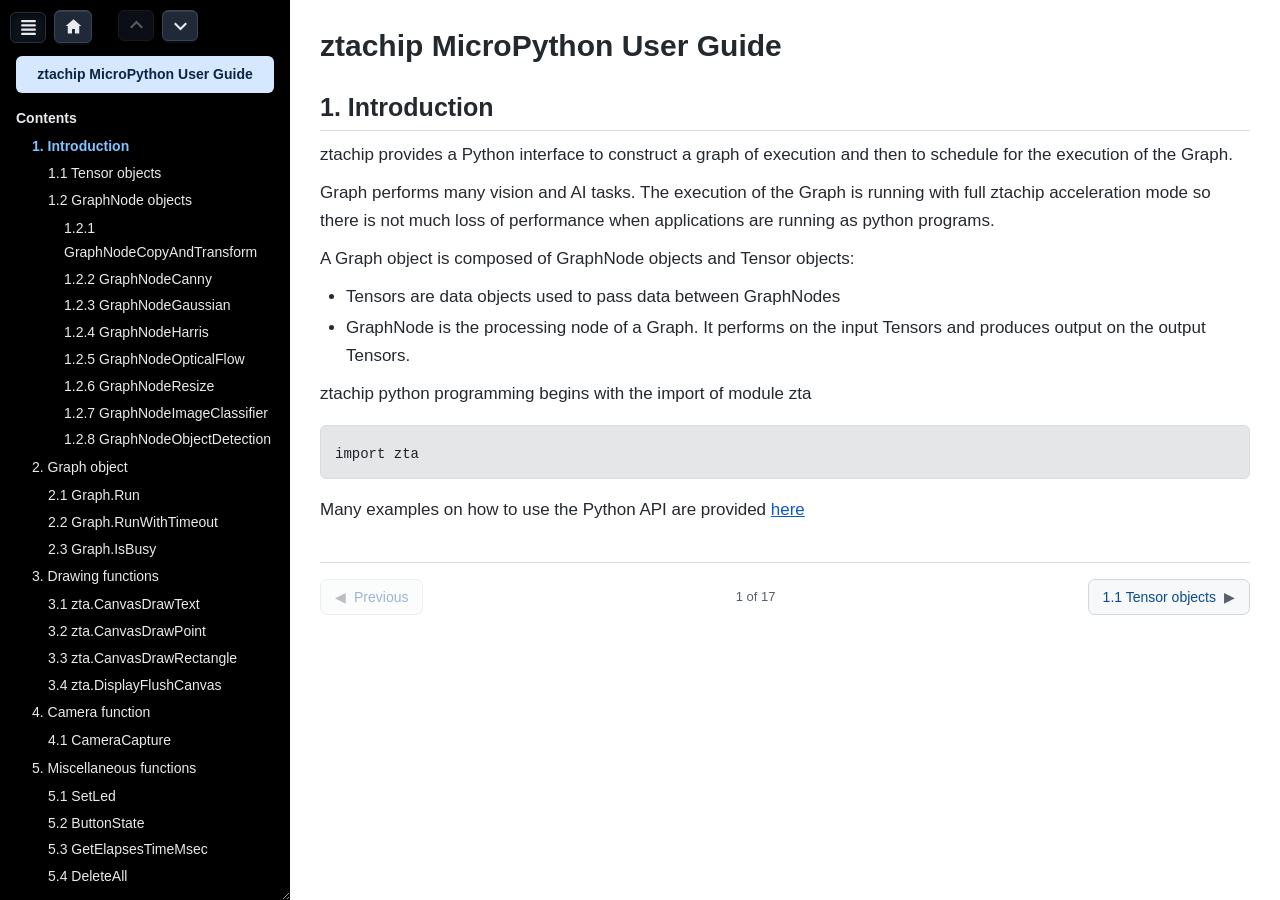
<file: micropython_guide.html>
<!DOCTYPE html>
<html lang="en">
<head>
<meta charset="utf-8">
<meta http-equiv="refresh" content="0; url=MicropythonUserGuide.html">
<link rel="canonical" href="MicropythonUserGuide.html">
<title>Moved</title>
</head>
<body>
<p>This page has moved to <a href="MicropythonUserGuide.html">MicropythonUserGuide.html</a>.</p>
</body>
</html>
</file>
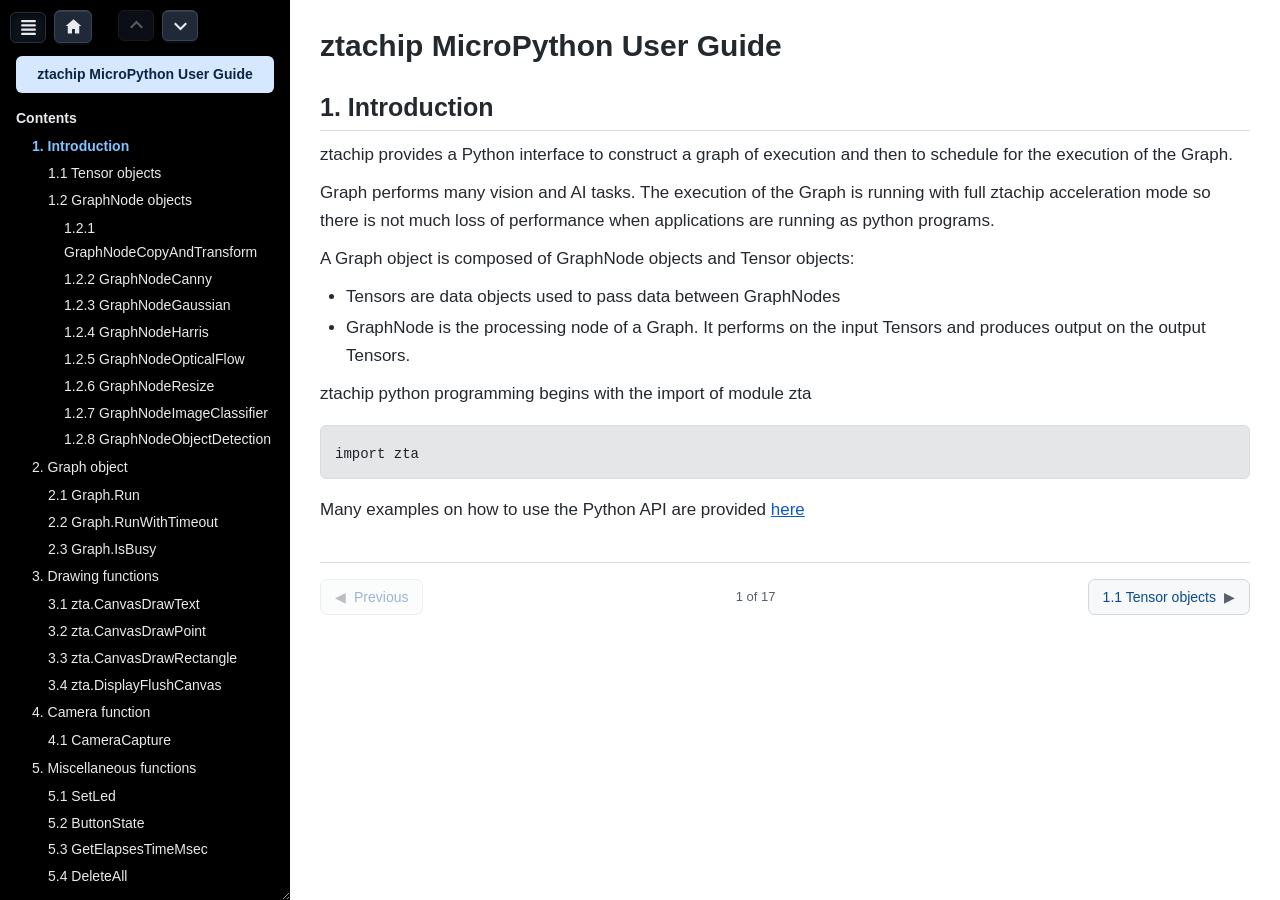
<file: MicropythonUserGuide.html>
<!DOCTYPE html>
<html lang="en">
<head>
<meta charset="utf-8">
<meta name="viewport" content="width=device-width, initial-scale=1">
<title>ztachip MicroPython User Guide</title>
<link rel="icon" href="data:image/svg+xml,%3Csvg%20viewBox%3D%220%200%2060%2060%22%20xmlns%3D%22http%3A//www.w3.org/2000/svg%22%3E%3Crect%20x%3D%222%22%20y%3D%222%22%20width%3D%2216%22%20height%3D%2216%22%20rx%3D%224%22%20fill%3D%22%23454f5f%22/%3E%3Crect%20x%3D%2222%22%20y%3D%222%22%20width%3D%2216%22%20height%3D%2216%22%20rx%3D%224%22%20fill%3D%22%23454f5f%22/%3E%3Crect%20x%3D%2242%22%20y%3D%222%22%20width%3D%2216%22%20height%3D%2216%22%20rx%3D%224%22%20fill%3D%22%23454f5f%22/%3E%3Crect%20x%3D%222%22%20y%3D%2222%22%20width%3D%2216%22%20height%3D%2216%22%20rx%3D%224%22%20fill%3D%22%23454f5f%22/%3E%3Crect%20x%3D%2222%22%20y%3D%2222%22%20width%3D%2216%22%20height%3D%2216%22%20rx%3D%224%22%20fill%3D%22%232fd3c0%22/%3E%3Crect%20x%3D%2242%22%20y%3D%2222%22%20width%3D%2216%22%20height%3D%2216%22%20rx%3D%224%22%20fill%3D%22%23454f5f%22/%3E%3Crect%20x%3D%222%22%20y%3D%2242%22%20width%3D%2216%22%20height%3D%2216%22%20rx%3D%224%22%20fill%3D%22%23454f5f%22/%3E%3Crect%20x%3D%2222%22%20y%3D%2242%22%20width%3D%2216%22%20height%3D%2216%22%20rx%3D%224%22%20fill%3D%22%23454f5f%22/%3E%3Crect%20x%3D%2242%22%20y%3D%2242%22%20width%3D%2216%22%20height%3D%2216%22%20rx%3D%224%22%20fill%3D%22%23454f5f%22/%3E%3C/svg%3E">
<style>
:root { color-scheme: light; }
body { margin:0; background:#ffffff; color:#24292f;
       font-family:-apple-system,BlinkMacSystemFont,'Segoe UI',Helvetica,Arial,sans-serif;
       font-size:17px; line-height:1.65; }
h1,h2,h3,h4,h5,h6 { line-height:1.3; margin:26px 0 10px 0; }
h1 { font-size:30px; } h2 { font-size:25px; border-bottom:1px solid #d8dce0;
     padding-bottom:6px; } h3 { font-size:20px; } h4 { font-size:18px; }
h5,h6 { font-size:17px; }
a { color:#0a58ca; }
img { max-width:100%; }
p { margin:10px 0; }
ul { margin:8px 0 8px 0; padding-left:26px; }
li { margin:3px 0; }
hr { border:0; border-top:1px solid #d8dce0; margin:24px 0; }

pre { background:#e4e6e8; padding:12px 14px; border:1px solid #d8dce0;
      border-radius:6px; overflow-x:auto; }
pre code { background:transparent; color:#1f2328; padding:0;
           font-size:14px; line-height:1.55; }
code { background:#e4e6e8; color:#1f2328; padding:1px 4px; border-radius:4px;
       font-family:'Cascadia Code',Consolas,'Liberation Mono',monospace;
       font-size:14px; }


table { border-collapse:collapse; margin:8px 0 16px 0; }
th, td { border:1px solid #c9ced4; padding:6px 10px; vertical-align:top; }
th { background:#eef1f4; text-align:left; }

details > summary { cursor:pointer; }

.layout { display:flex; align-items:flex-start; gap:0; }
.side { flex:0 0 auto; width:290px; min-width:150px; max-width:70%;
        resize:horizontal; overflow:auto; height:100vh; box-sizing:border-box;
        position:sticky; top:0; background:#000000; color:#e8eaed;
        padding:56px 16px 26px 16px; font-size:14px; line-height:1.7; }
.side a { color:#e8eaed; text-decoration:none; }
.side a:hover { text-decoration:underline; }
.side ul { list-style:none; margin:4px 0 4px 4px; padding-left:12px; }
.side .plate { background:#d6e8ff; color:#0b2545; padding:9px 10px;
        border-radius:6px; text-align:center; font-weight:bold;
        margin:0 0 14px 0; line-height:1.35; }
.main { flex:1 1 auto; min-width:0; padding:0 30px; max-width:940px; }
.page { padding:0 40px; max-width:960px; margin:0 auto; }

/* landing page */
.hero { text-align:center; padding:38px 24px 30px 24px; margin:0 0 6px 0;
        background:#0b2545; color:#ffffff; border-radius:12px; }
.hero .mark { width:66px; height:66px; display:block; margin:0 auto 16px auto; }
.hero h1 { margin:0 0 12px 0; font-size:36px; color:#ffffff;
        border:0; letter-spacing:-0.5px; }
.hero p { margin:0 auto; max-width:640px; font-size:17px; color:#c8d6e8;
        line-height:1.55; }
.cards { display:grid; grid-template-columns:repeat(auto-fit,minmax(300px,1fr));
        gap:16px; margin:26px 0 40px 0; }
.card { display:block; text-decoration:none; background:#f6f8fa;
        border:1px solid #d0d7de; border-radius:10px; padding:18px 20px;
        transition:border-color .15s, box-shadow .15s, transform .15s; }
.card:hover { border-color:#0a6abf; box-shadow:0 4px 14px rgba(10,37,69,.10);
        transform:translateY(-2px); }
/* the starting point, picked out from the reference guides */
.card.start { background:#e8f7ec; border-color:#9fd3ae; }
.card.start:hover { border-color:#2f8f4e; box-shadow:0 4px 14px rgba(47,143,78,.18); }
.card .t { display:block; color:#0a4a8f; font-weight:700; font-size:17px;
        margin-bottom:7px; }
.card .d { display:block; color:#41484f; font-size:14px; line-height:1.55; }

/* toolbar: show / hide the navigation panel, and return home */
.navbar { position:fixed; top:10px; left:10px; z-index:40;
        display:flex; align-items:flex-start; gap:8px; }
.navbtn { display:inline-flex; align-items:center; justify-content:center;
        width:36px; height:31px; padding:0; cursor:pointer;
        background:#1f2937; color:#e8eaed; border:1px solid #3a4553;
        border-radius:6px;
        box-shadow:0 2px 0 #080d13, inset 0 1px 0 rgba(255,255,255,.10); }
.navbtn:hover { background:#2b3a4d; }
.navbtn .ico { width:17px; height:17px; fill:currentColor; display:block; }
/* the contents button sits pressed in while the panel is open */
body:not(.nav-hidden) .navtoggle { background:#0c131b; border-color:#26313f;
        box-shadow:inset 0 2px 5px rgba(0,0,0,.7); transform:translateY(2px); }
body.nav-hidden .side { display:none; }
/* step to the previous or next section; dimmed at the ends of the document */
.navbar .gap { width:10px; }
.navbtn.off { opacity:.38; cursor:default; box-shadow:none; }
.navbtn.off:hover { background:#1f2937; }

/* one section at a time, with a pager below it */
.sec { display:none; }
.sec.on { display:block; }
.pagerbar { display:flex; align-items:center; justify-content:space-between;
        gap:12px; margin:38px 0 44px 0; padding-top:16px;
        border-top:1px solid #d8dee4; }
.pbtn { display:inline-flex; align-items:center; gap:8px; max-width:42%;
        padding:9px 14px; cursor:pointer; font-family:inherit; font-size:14px;
        color:#0a4a8f; background:#f6f8fa; border:1px solid #d0d7de;
        border-radius:7px; text-align:left; }
.pbtn:hover { background:#eaf2fb; border-color:#0a6abf; }
.pbtn.off { opacity:.4; cursor:default; }
.pbtn.off:hover { background:#f6f8fa; border-color:#d0d7de; }
.pbtn .lbl { overflow:hidden; text-overflow:ellipsis; white-space:nowrap; }
.pbtn .arrow { flex:0 0 auto; color:#57606a; }
.pgcount { flex:0 0 auto; color:#57606a; font-size:13px; white-space:nowrap; }
/* the section being read, marked in the contents panel */
.side a.here { color:#7fc4ff; font-weight:bold; }

/* phones: the panel covers the screen, and closes once a section is chosen */
@media (max-width:820px) {
  .layout { display:block; }
  .side { position:fixed; inset:0; width:100% !important; max-width:none;
          height:100vh; resize:none; padding:60px 20px 30px 20px;
          font-size:16px; z-index:30; }
  .main { padding:52px 18px 0 18px; max-width:none; }
  .page { padding:52px 18px 0 18px; }
  /* the arrows would act on the document behind the contents overlay */
  body:not(.nav-hidden) .navbar .gap,
  body:not(.nav-hidden) #secprev,
  body:not(.nav-hidden) #secnext { display:none; }
  .pgcount { display:none; }
  .pbtn { max-width:48%; }
}
</style>
</head>
<body>
<div class="layout"><div class="side">
<div class="plate">ztachip MicroPython User Guide</div>
<b>Contents</b>
<ul>
<li><a href="#1-introduction">1. Introduction</a></li>
<ul>
<li><a href="#11-tensor-objects">1.1 Tensor objects</a></li>
<li><a href="#12-graphnode-objects">1.2 GraphNode objects</a></li>
<ul>
<li><a href="#121-graphnodecopyandtransforminputoutputcolorformatrowcol">1.2.1 GraphNodeCopyAndTransform</a></li>
<li><a href="#122-graphnodecannyinputoutput">1.2.2 GraphNodeCanny</a></li>
<li><a href="#123-graphnodegaussianinputoutput">1.2.3 GraphNodeGaussian</a></li>
<li><a href="#124-graphnodeharrisinput">1.2.4 GraphNodeHarris</a></li>
<li><a href="#125-graphnodeopticalflowinputoutput">1.2.5 GraphNodeOpticalFlow</a></li>
<li><a href="#126-graphnoderesizewidthheight">1.2.6 GraphNodeResize</a></li>
<li><a href="#127-graphnodeimageclassifierinput">1.2.7 GraphNodeImageClassifier</a></li>
<li><a href="#128-graphnodeobjectdetectioninput">1.2.8 GraphNodeObjectDetection</a></li>
</ul>
</ul>
<li><a href="#2-graph-object">2. Graph object</a></li>
<ul>
<li><a href="#21-graphrun">2.1 Graph.Run</a></li>
<li><a href="#22-graphrunwithtimeouttimeout_in_ms">2.2 Graph.RunWithTimeout</a></li>
<li><a href="#23-graphisbusy">2.3 Graph.IsBusy</a></li>
</ul>
<li><a href="#3-drawing-functions">3. Drawing functions</a></li>
<ul>
<li><a href="#31-ztacanvasdrawtexttextrowcol">3.1 zta.CanvasDrawText</a></li>
<li><a href="#32-ztacanvasdrawpointrc">3.2 zta.CanvasDrawPoint</a></li>
<li><a href="#33-ztacanvasdrawrectangletop_left_rowtop_lef_colbot_right_rowbot_right_col">3.3 zta.CanvasDrawRectangle</a></li>
<li><a href="#34-ztadisplayflushcanvas">3.4 zta.DisplayFlushCanvas</a></li>
</ul>
<li><a href="#4-camera-function">4. Camera function</a></li>
<ul>
<li><a href="#41-cameracapture">4.1 CameraCapture</a></li>
</ul>
<li><a href="#5-miscellaneous-functions">5. Miscellaneous functions</a></li>
<ul>
<li><a href="#51-setledledval">5.1 SetLed</a></li>
<li><a href="#52-buttonstate">5.2 ButtonState</a></li>
<li><a href="#53-getelapsestimemsec">5.3 GetElapsesTimeMsec</a></li>
<li><a href="#54-deleteall">5.4 DeleteAll</a></li>
</ul>
</ul>
</div><div class="main"><div class="navbar"><button class="navbtn navtoggle" onclick="navToggle()" title="Show or hide the contents" aria-label="Contents"><svg class="ico" viewBox="0 0 16 16" aria-hidden="true"><rect x="1" y="1" width="14" height="2" rx="1"/><rect x="1" y="5" width="14" height="2" rx="1"/><rect x="1" y="9" width="14" height="2" rx="1"/><rect x="1" y="13" width="14" height="2" rx="1"/></svg></button><a class="navbtn" href="index.html" title="Home" aria-label="Home"><svg class="ico" viewBox="0 0 16 16" aria-hidden="true"><path d="M8 1.2 0.7 7.6h1.9V14.6h4V10.4h2.8v4.2h4V7.6h1.9z"/></svg></a><span class="gap"></span><button class="navbtn" id="secprev" onclick="secStep(-1)" title="Previous section" aria-label="Previous section"><svg class="ico" viewBox="0 0 16 16" aria-hidden="true"><path d="M8 3.4 14.1 9.5 12.7 10.9 8 6.2 3.3 10.9 1.9 9.5z"/></svg></button><button class="navbtn" id="secnext" onclick="secStep(1)" title="Next section" aria-label="Next section"><svg class="ico" viewBox="0 0 16 16" aria-hidden="true"><path d="M8 12.6 1.9 6.5 3.3 5.1 8 9.8 12.7 5.1 14.1 6.5z"/></svg></button></div><section class="sec on"><h1 id="ztachip-micropython-user-guide">ztachip MicroPython User Guide</h1>
<h2 id="1-introduction">1. Introduction</h2>
<p>ztachip provides a Python interface to construct a graph of execution and then to schedule for the execution of the Graph.</p>
<p>Graph performs many vision and AI tasks. The execution of the Graph is running with full ztachip acceleration mode so there is not much loss of performance when applications are running as python programs.</p>
<p>A Graph object is composed of GraphNode objects and Tensor objects:</p>
<ul>
<li>Tensors are data objects used to pass data between GraphNodes</li>
<li>GraphNode is the processing node of a Graph. It performs on the input Tensors and produces output on the output Tensors.</li>
</ul>
<p>ztachip python programming begins with the import of module zta</p>
<pre><code>import zta</code></pre>
<p>Many examples on how to use the Python API are provided <a href="https://github.com/ztachip/ztachip/blob/master/micropython/examples">here</a></p>
</section>
<section class="sec"><h3 id="11-tensor-objects">1.1 Tensor objects</h3>
<p>There are 3 types of tensors to be created by the functions below</p>
<ul>
<li>TensorCamera(): Tensor that is mapped to image capture from Camera</li>
<li>TensorDisplay(): Tensor that is mapped to the display canvas. Display canvas are working copy for the next display output.</li>
<li>Tensor(): temporary tensor used to carry intermediate results between GraphNodes.</li>
</ul>
</section>
<section class="sec"><h3 id="12-graphnode-objects">1.2 GraphNode objects</h3>
<h4 id="121-graphnodecopyandtransforminputoutputcolorformatrowcol">1.2.1 GraphNodeCopyAndTransform(input,output,color,format,[row,col])</h4>
<p>This GraphNode performs data copy from input tensor to output tensor. Perform some color and format conversion if required.</p>
<p>Parameters:</p>
<table>
<tr><th>Name</th><th>Description</th></tr>
<tr><td>input</td><td>input tensor to this GraphNode</td></tr>
<tr><td>output</td><td>output tensor from this GraphNode</td></tr>
<tr><td>color</td><td>color of the resulted output tensor<br>zta.MONO1: Single channel monochrome<br>zta.MONO3: 3-channel monochrome where R,G,B channels have same value.<br>zta.COLOR: 3-channel RGB color.</td></tr>
<tr><td>format</td><td>Format of the resulted output tensor<br>zta.PLANAR: channels are separated as RRR....GGG....BBB....<br>zta.INTERLEAVED: channels are separated as RGBRGBRGB....</td></tr>
<tr><td>row,col</td><td>Apply when output tensor is DisplayTensor. Specify where on the display to copy the tensor to. If not specified then [0,0] is assumed.</td></tr>
</table>
<h4 id="122-graphnodecannyinputoutput">1.2.2 GraphNodeCanny(input,output)</h4>
<p>This graphNode performs Canny edge detection algorithm.</p>
<p>Edge detection threshold is set by GraphNodeCanny.SetThreshold(loThreshold,hiThreshold)</p>
<p>Parameters:</p>
<table>
<tr><th>Name</th><th>Description</th></tr>
<tr><td>input</td><td>Input tensor. This node expects input to be color=zta.MONO1 and format=zta.PLANAR.</td></tr>
<tr><td>output</td><td>Output tensor. It has color=zta.MONO1 and format=zta.PLANAR</td></tr>
</table>
<h4 id="123-graphnodegaussianinputoutput">1.2.3 GraphNodeGaussian(input,output)</h4>
<p>This graphNode performs Gaussian blurring algorithm.</p>
<p>Gaussian sigma is set by GraphNodeGaussian.SetSigma(sigma)</p>
<p>Parameters:</p>
<table>
<tr><th>Name</th><th>Description</th></tr>
<tr><td>input</td><td>Input tensor. This node expects input to be color=zta.COLOR and format=zta.PLANAR.</td></tr>
<tr><td>output</td><td>Output tensor. Output has color=zta.COLOR and format=zta.PLANAR</td></tr>
</table>
<h4 id="124-graphnodeharrisinput">1.2.4 GraphNodeHarris(input)</h4>
<p>This graphNode performs Harris-Corner point-of-interest detection algo.</p>
<p>The resulted point-of-interests are then retrieved by calling GetPOI() which returns a list of POI coordinates [col,row]....</p>
<p>Parameters:</p>
<table>
<tr><th>Name</th><th>Description</th></tr>
<tr><td>input</td><td>Input tensor. This node expects input to be color=zta.MONO1 and format=zta.PLANAR.</td></tr>
</table>
<h4 id="125-graphnodeopticalflowinputoutput">1.2.5 GraphNodeOpticalFlow(input,output)</h4>
<p>This GraphNode performs motion detection using OpticalFlow algo.</p>
<p>Parameters:</p>
<table>
<tr><th>Name</th><th>Description</th></tr>
<tr><td>input</td><td>Input tensor. This node expects input to have color=zta.COLOR and format=zta.PLANAR</td></tr>
<tr><td>output</td><td>Motion is produced as color-coded pixel. Output has color=zta.COLOR and format=zta.PLANAR</td></tr>
</table>
<h4 id="126-graphnoderesizewidthheight">1.2.6 GraphNodeResize(width,height)</h4>
<p>This GraphNode performs image resize. Currently only image reduction is supported.</p>
<p>Parameters:</p>
<table>
<tr><th>Name</th><th>Description</th></tr>
<tr><td>input</td><td>Input tensor. This node expects input to have color=zta.COLOR and format=zta.PLANAR</td></tr>
<tr><td>output</td><td>Output tensor has color=zta.COLOR and format=zta.PLANAR</td></tr>
</table>
<h4 id="127-graphnodeimageclassifierinput">1.2.7 GraphNodeImageClassifier(input)</h4>
<p>This GraphNode performs Mobinet image classification from TensorFlowLite.</p>
<p>Top 5 classification results are returned by calling GraphNodeImageClassifier.GetTop5 which returns a list of 5 tuples [probability,name]...</p>
<p>Parameters:</p>
<table>
<tr><th>Name</th><th>Description</th></tr>
<tr><td>input</td><td>Input tensor. This node expects input to have color=zta.COLOR and format=zta.PLANAR and image size=224x224</td></tr>
</table>
<h4 id="128-graphnodeobjectdetectioninput">1.2.8 GraphNodeObjectDetection(input)</h4>
<p>This GraphNode performs SSD-Mobinet object detection from TensorFlowLite</p>
<p>List of detected objects are returned by calling GraphNodeObjectDetection.GetObjects() which returns a list of tuples describing the detected rectangular region of the objects [topleft_col,topleft_row,botright_col,botright_row,probability,name]</p>
<p>Parameters:</p>
<table>
<tr><th>Name</th><th>Description</th></tr>
<tr><td>input</td><td>Input tensor. This node expects input to have color=zta.COLOR and format=zta.PLANAR and image size=300x300</td></tr>
</table>
</section>
<section class="sec"><h2 id="2-graph-object">2. Graph object</h2>
<p>Graph is constructed from a list of GraphNodes objects described earlier.</p>
<p>Graph execution is performed with the following functions:</p>
</section>
<section class="sec"><h3 id="21-graphrun">2.1 Graph.Run()</h3>
<p>To execute the graph until completion.</p>
</section>
<section class="sec"><h3 id="22-graphrunwithtimeouttimeout_in_ms">2.2 Graph.RunWithTimeout(timeout_in_ms)</h3>
<p>To execute the graph but only up to a time limit.</p>
<p>Parameters:</p>
<table>
<tr><th>Name</th><th>Description</th></tr>
<tr><td>timeout_in_ms</td><td>Time limit in milliseconds.</td></tr>
</table>
</section>
<section class="sec"><h3 id="23-graphisbusy">2.3 Graph.IsBusy()</h3>
<p>To check if graph is still busy running. Normally used in conjunction with RunWithTimeout.</p>
</section>
<section class="sec"><h2 id="3-drawing-functions">3. Drawing functions</h2>
<p>Drawing is done on a canvas work area defined by TensorDisplay and not directly to the display.</p>
</section>
<section class="sec"><h3 id="31-ztacanvasdrawtexttextrowcol">3.1 zta.CanvasDrawText(text,row,col)</h3>
<p>Draw a string at location [row,col].</p>
<p>Parameters:</p>
<table>
<tr><th>Name</th><th>Description</th></tr>
<tr><td>text</td><td>String to be displayed.</td></tr>
<tr><td>row</td><td>Row where the string is displayed.</td></tr>
<tr><td>col</td><td>Column where the string is displayed.</td></tr>
</table>
</section>
<section class="sec"><h3 id="32-ztacanvasdrawpointrc">3.2 zta.CanvasDrawPoint(r,c)</h3>
<p>Draw a point at location [row,col].</p>
<p>Parameters:</p>
<table>
<tr><th>Name</th><th>Description</th></tr>
<tr><td>r</td><td>Row where the point is drawn.</td></tr>
<tr><td>c</td><td>Column where the point is drawn.</td></tr>
</table>
</section>
<section class="sec"><h3 id="33-ztacanvasdrawrectangletop_left_rowtop_lef_colbot_right_rowbot_right_col">3.3 zta.CanvasDrawRectangle([top_left_row,top_lef_col],[bot_right_row,bot_right_col])</h3>
<p>Draw a rectangle by specifying the topleft and botright corners.</p>
<p>Parameters:</p>
<table>
<tr><th>Name</th><th>Description</th></tr>
<tr><td>top_left_row</td><td>Row of the top-left corner of the rectangle.</td></tr>
<tr><td>top_lef_col</td><td>Column of the top-left corner of the rectangle.</td></tr>
<tr><td>bot_right_row</td><td>Row of the bottom-right corner of the rectangle.</td></tr>
<tr><td>bot_right_col</td><td>Column of the bottom-right corner of the rectangle.</td></tr>
</table>
</section>
<section class="sec"><h3 id="34-ztadisplayflushcanvas">3.4 zta.DisplayFlushCanvas()</h3>
<p>Flush the canvas to the display screen.</p>
</section>
<section class="sec"><h2 id="4-camera-function">4. Camera function</h2>
<h3 id="41-cameracapture">4.1 CameraCapture()</h3>
<p>Return True is a new camera capture becomes available, False otherwise.</p>
</section>
<section class="sec"><h2 id="5-miscellaneous-functions">5. Miscellaneous functions</h2>
<h3 id="51-setledledval">5.1 SetLed(ledVal)</h3>
<p>Set LED.</p>
<p>Parameters:</p>
<table>
<tr><th>Name</th><th>Description</th></tr>
<tr><td>ledVal</td><td>Bit mask selecting which LEDs are on. Bit 0 is the first LED, bit 1 the second, and so on.</td></tr>
</table>
</section>
<section class="sec"><h3 id="52-buttonstate">5.2 ButtonState()</h3>
<p>Return button state (True is pressed, False otherwise).</p>
</section>
<section class="sec"><h3 id="53-getelapsestimemsec">5.3 GetElapsesTimeMsec()</h3>
<p>Return time in msec from previous call to this function.</p>
</section>
<section class="sec"><h3 id="54-deleteall">5.4 DeleteAll()</h3>
<p>To release all previously allocated Graph, GraphNode and Tensor objects. Call before exiting Python program.</p></section><nav class="pagerbar"><button class="pbtn" id="pgprev" onclick="secStep(-1)"><span class="arrow">&#9664;</span><span class="lbl" id="pgprevlbl">Previous</span></button><span class="pgcount" id="pgcount"></span><button class="pbtn" id="pgnext" onclick="secStep(1)"><span class="lbl" id="pgnextlbl">Next</span><span class="arrow">&#9654;</span></button></nav></div></div>
<script>
function navToggle() { document.body.classList.toggle('nav-hidden'); }
// on a phone the panel starts hidden, so the document is what you see first
if (window.matchMedia('(max-width:820px)').matches) {
    document.body.classList.add('nav-hidden');
}
// choosing a section on a phone closes the panel again
document.addEventListener('click', function (e) {
    var link = e.target.closest && e.target.closest('.side a');
    if (link && window.matchMedia('(max-width:820px)').matches) {
        document.body.classList.add('nav-hidden');
    }
});
</script>

<script>
(function () {
    var secs = [].slice.call(document.querySelectorAll('.main .sec')),
        up = document.getElementById('secprev'),
        down = document.getElementById('secnext'),
        bprev = document.getElementById('pgprev'),
        bnext = document.getElementById('pgnext'),
        plabel = document.getElementById('pgprevlbl'),
        nlabel = document.getElementById('pgnextlbl'),
        count = document.getElementById('pgcount'),
        page = {},                       // heading id -> page holding it
        cur = 0;
    if (secs.length < 2) { return; }
    secs.forEach(function (s, i) {
        [].slice.call(s.querySelectorAll('[id]')).forEach(function (el) {
            page[el.id] = i;
        });
    });

    function heading(s) {
        return s.querySelector('h2, h3') || s.querySelector('h1, h4');
    }
    function label(s) {
        var h = heading(s);
        return h ? h.textContent.replace(/\s+/g, ' ').trim() : '';
    }
    function show(i, hash) {
        if (i < 0 || i >= secs.length) { return; }
        secs[cur].classList.remove('on');
        cur = i;
        secs[cur].classList.add('on');
        window.scrollTo(0, 0);
        if (hash !== false) { stamp(heading(secs[cur])); }
        mark();
    }
    function stamp(el) {
        if (el && el.id) {
            try { history.replaceState(null, '', '#' + el.id); } catch (e) { }
        }
    }
    // label the pager with its destinations, and dim it at either end
    function mark() {
        var back = cur > 0, on = cur < secs.length - 1;
        [up, bprev].forEach(function (b) { b.classList.toggle('off', !back); });
        [down, bnext].forEach(function (b) { b.classList.toggle('off', !on); });
        up.title = back ? 'Previous: ' + label(secs[cur - 1]) : 'Previous section';
        down.title = on ? 'Next: ' + label(secs[cur + 1]) : 'Next section';
        plabel.textContent = back ? label(secs[cur - 1]) : 'Previous';
        nlabel.textContent = on ? label(secs[cur + 1]) : 'Next';
        count.textContent = (cur + 1) + ' of ' + secs.length;
        var was = document.querySelectorAll('.side a.here');
        for (var k = 0; k < was.length; k++) { was[k].classList.remove('here'); }
        var h = heading(secs[cur]),
            link = h && document.querySelector('.side a[href="#' + h.id + '"]');
        if (link) {
            link.classList.add('here');
            if (link.scrollIntoView) { link.scrollIntoView({block: 'nearest'}); }
        }
    }
    window.secStep = function (d) { show(cur + d); };

    // a link to a heading opens the page holding it, then scrolls to it
    document.addEventListener('click', function (e) {
        var a = e.target.closest && e.target.closest('a[href^="#"]');
        if (!a) { return; }
        var id = a.getAttribute('href').slice(1), i = page[id];
        if (i === undefined) { return; }
        e.preventDefault();
        if (i !== cur) { show(i, false); }
        var el = document.getElementById(id);
        if (el && el !== heading(secs[i])) { el.scrollIntoView(); }
        stamp(el);
    });
    // arriving with #section in the address bar opens that page
    function fromHash() {
        var id = decodeURIComponent(location.hash.slice(1)), i = page[id];
        if (i === undefined) { mark(); return; }
        show(i, false);
        var el = document.getElementById(id);
        if (el && el !== heading(secs[i])) { el.scrollIntoView(); }
    }
    window.addEventListener('hashchange', fromHash);
    fromHash();
})();
</script>

</body>
</html>
</file>
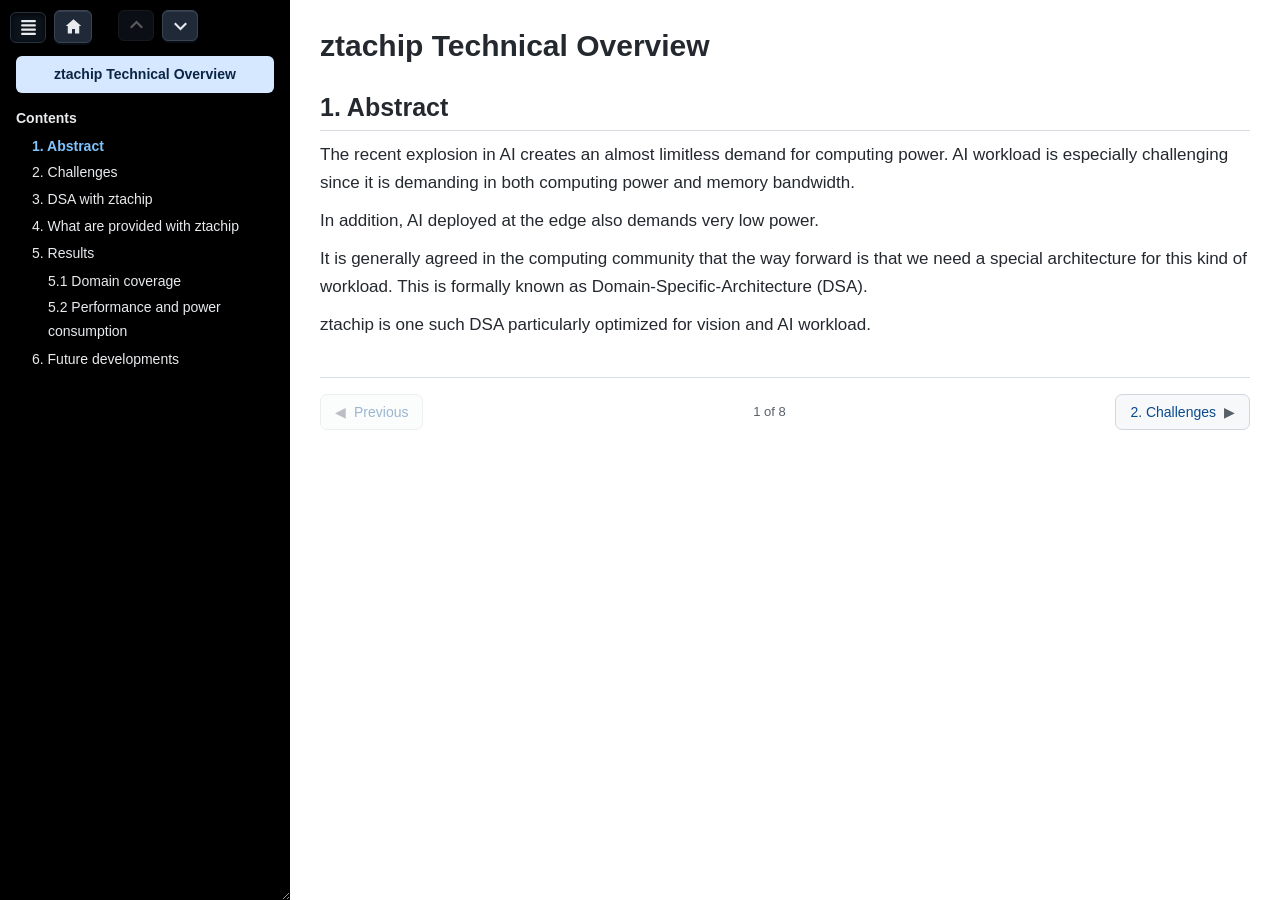
<file: overview.html>
<!DOCTYPE html>
<html lang="en">
<head>
<meta charset="utf-8">
<meta http-equiv="refresh" content="0; url=Overview.html">
<link rel="canonical" href="Overview.html">
<title>Moved</title>
</head>
<body>
<p>This page has moved to <a href="Overview.html">Overview.html</a>.</p>
</body>
</html>
</file>
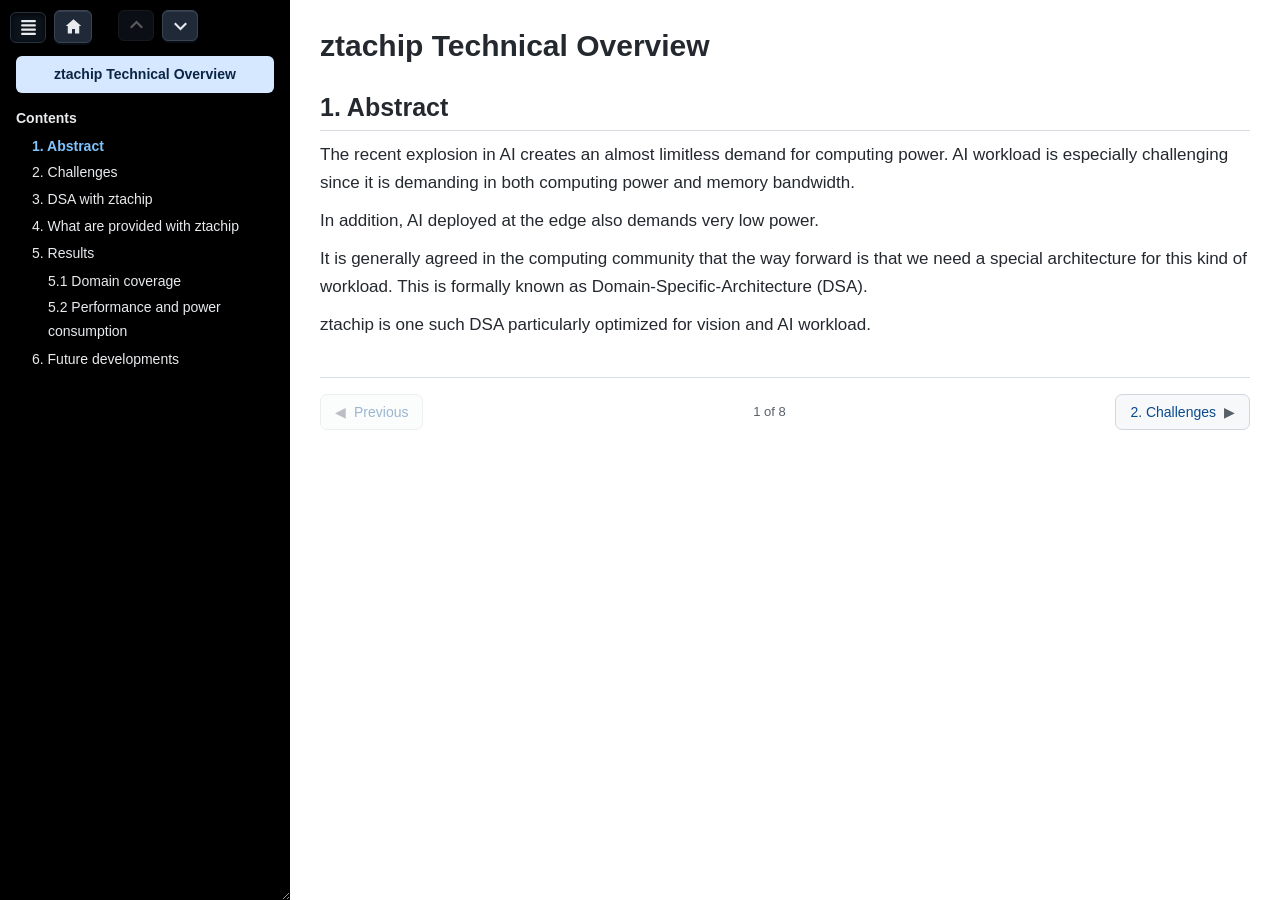
<file: Overview.html>
<!DOCTYPE html>
<html lang="en">
<head>
<meta charset="utf-8">
<meta name="viewport" content="width=device-width, initial-scale=1">
<title>ztachip Technical Overview</title>
<link rel="icon" href="data:image/svg+xml,%3Csvg%20viewBox%3D%220%200%2060%2060%22%20xmlns%3D%22http%3A//www.w3.org/2000/svg%22%3E%3Crect%20x%3D%222%22%20y%3D%222%22%20width%3D%2216%22%20height%3D%2216%22%20rx%3D%224%22%20fill%3D%22%23454f5f%22/%3E%3Crect%20x%3D%2222%22%20y%3D%222%22%20width%3D%2216%22%20height%3D%2216%22%20rx%3D%224%22%20fill%3D%22%23454f5f%22/%3E%3Crect%20x%3D%2242%22%20y%3D%222%22%20width%3D%2216%22%20height%3D%2216%22%20rx%3D%224%22%20fill%3D%22%23454f5f%22/%3E%3Crect%20x%3D%222%22%20y%3D%2222%22%20width%3D%2216%22%20height%3D%2216%22%20rx%3D%224%22%20fill%3D%22%23454f5f%22/%3E%3Crect%20x%3D%2222%22%20y%3D%2222%22%20width%3D%2216%22%20height%3D%2216%22%20rx%3D%224%22%20fill%3D%22%232fd3c0%22/%3E%3Crect%20x%3D%2242%22%20y%3D%2222%22%20width%3D%2216%22%20height%3D%2216%22%20rx%3D%224%22%20fill%3D%22%23454f5f%22/%3E%3Crect%20x%3D%222%22%20y%3D%2242%22%20width%3D%2216%22%20height%3D%2216%22%20rx%3D%224%22%20fill%3D%22%23454f5f%22/%3E%3Crect%20x%3D%2222%22%20y%3D%2242%22%20width%3D%2216%22%20height%3D%2216%22%20rx%3D%224%22%20fill%3D%22%23454f5f%22/%3E%3Crect%20x%3D%2242%22%20y%3D%2242%22%20width%3D%2216%22%20height%3D%2216%22%20rx%3D%224%22%20fill%3D%22%23454f5f%22/%3E%3C/svg%3E">
<style>
:root { color-scheme: light; }
body { margin:0; background:#ffffff; color:#24292f;
       font-family:-apple-system,BlinkMacSystemFont,'Segoe UI',Helvetica,Arial,sans-serif;
       font-size:17px; line-height:1.65; }
h1,h2,h3,h4,h5,h6 { line-height:1.3; margin:26px 0 10px 0; }
h1 { font-size:30px; } h2 { font-size:25px; border-bottom:1px solid #d8dce0;
     padding-bottom:6px; } h3 { font-size:20px; } h4 { font-size:18px; }
h5,h6 { font-size:17px; }
a { color:#0a58ca; }
img { max-width:100%; }
p { margin:10px 0; }
ul { margin:8px 0 8px 0; padding-left:26px; }
li { margin:3px 0; }
hr { border:0; border-top:1px solid #d8dce0; margin:24px 0; }

pre { background:#e4e6e8; padding:12px 14px; border:1px solid #d8dce0;
      border-radius:6px; overflow-x:auto; }
pre code { background:transparent; color:#1f2328; padding:0;
           font-size:14px; line-height:1.55; }
code { background:#e4e6e8; color:#1f2328; padding:1px 4px; border-radius:4px;
       font-family:'Cascadia Code',Consolas,'Liberation Mono',monospace;
       font-size:14px; }


table { border-collapse:collapse; margin:8px 0 16px 0; }
th, td { border:1px solid #c9ced4; padding:6px 10px; vertical-align:top; }
th { background:#eef1f4; text-align:left; }

details > summary { cursor:pointer; }

.layout { display:flex; align-items:flex-start; gap:0; }
.side { flex:0 0 auto; width:290px; min-width:150px; max-width:70%;
        resize:horizontal; overflow:auto; height:100vh; box-sizing:border-box;
        position:sticky; top:0; background:#000000; color:#e8eaed;
        padding:56px 16px 26px 16px; font-size:14px; line-height:1.7; }
.side a { color:#e8eaed; text-decoration:none; }
.side a:hover { text-decoration:underline; }
.side ul { list-style:none; margin:4px 0 4px 4px; padding-left:12px; }
.side .plate { background:#d6e8ff; color:#0b2545; padding:9px 10px;
        border-radius:6px; text-align:center; font-weight:bold;
        margin:0 0 14px 0; line-height:1.35; }
.main { flex:1 1 auto; min-width:0; padding:0 30px; max-width:940px; }
.page { padding:0 40px; max-width:960px; margin:0 auto; }

/* landing page */
.hero { text-align:center; padding:38px 24px 30px 24px; margin:0 0 6px 0;
        background:#0b2545; color:#ffffff; border-radius:12px; }
.hero .mark { width:66px; height:66px; display:block; margin:0 auto 16px auto; }
.hero h1 { margin:0 0 12px 0; font-size:36px; color:#ffffff;
        border:0; letter-spacing:-0.5px; }
.hero p { margin:0 auto; max-width:640px; font-size:17px; color:#c8d6e8;
        line-height:1.55; }
.cards { display:grid; grid-template-columns:repeat(auto-fit,minmax(300px,1fr));
        gap:16px; margin:26px 0 40px 0; }
.card { display:block; text-decoration:none; background:#f6f8fa;
        border:1px solid #d0d7de; border-radius:10px; padding:18px 20px;
        transition:border-color .15s, box-shadow .15s, transform .15s; }
.card:hover { border-color:#0a6abf; box-shadow:0 4px 14px rgba(10,37,69,.10);
        transform:translateY(-2px); }
/* the starting point, picked out from the reference guides */
.card.start { background:#e8f7ec; border-color:#9fd3ae; }
.card.start:hover { border-color:#2f8f4e; box-shadow:0 4px 14px rgba(47,143,78,.18); }
.card .t { display:block; color:#0a4a8f; font-weight:700; font-size:17px;
        margin-bottom:7px; }
.card .d { display:block; color:#41484f; font-size:14px; line-height:1.55; }

/* toolbar: show / hide the navigation panel, and return home */
.navbar { position:fixed; top:10px; left:10px; z-index:40;
        display:flex; align-items:flex-start; gap:8px; }
.navbtn { display:inline-flex; align-items:center; justify-content:center;
        width:36px; height:31px; padding:0; cursor:pointer;
        background:#1f2937; color:#e8eaed; border:1px solid #3a4553;
        border-radius:6px;
        box-shadow:0 2px 0 #080d13, inset 0 1px 0 rgba(255,255,255,.10); }
.navbtn:hover { background:#2b3a4d; }
.navbtn .ico { width:17px; height:17px; fill:currentColor; display:block; }
/* the contents button sits pressed in while the panel is open */
body:not(.nav-hidden) .navtoggle { background:#0c131b; border-color:#26313f;
        box-shadow:inset 0 2px 5px rgba(0,0,0,.7); transform:translateY(2px); }
body.nav-hidden .side { display:none; }
/* step to the previous or next section; dimmed at the ends of the document */
.navbar .gap { width:10px; }
.navbtn.off { opacity:.38; cursor:default; box-shadow:none; }
.navbtn.off:hover { background:#1f2937; }

/* one section at a time, with a pager below it */
.sec { display:none; }
.sec.on { display:block; }
.pagerbar { display:flex; align-items:center; justify-content:space-between;
        gap:12px; margin:38px 0 44px 0; padding-top:16px;
        border-top:1px solid #d8dee4; }
.pbtn { display:inline-flex; align-items:center; gap:8px; max-width:42%;
        padding:9px 14px; cursor:pointer; font-family:inherit; font-size:14px;
        color:#0a4a8f; background:#f6f8fa; border:1px solid #d0d7de;
        border-radius:7px; text-align:left; }
.pbtn:hover { background:#eaf2fb; border-color:#0a6abf; }
.pbtn.off { opacity:.4; cursor:default; }
.pbtn.off:hover { background:#f6f8fa; border-color:#d0d7de; }
.pbtn .lbl { overflow:hidden; text-overflow:ellipsis; white-space:nowrap; }
.pbtn .arrow { flex:0 0 auto; color:#57606a; }
.pgcount { flex:0 0 auto; color:#57606a; font-size:13px; white-space:nowrap; }
/* the section being read, marked in the contents panel */
.side a.here { color:#7fc4ff; font-weight:bold; }

/* phones: the panel covers the screen, and closes once a section is chosen */
@media (max-width:820px) {
  .layout { display:block; }
  .side { position:fixed; inset:0; width:100% !important; max-width:none;
          height:100vh; resize:none; padding:60px 20px 30px 20px;
          font-size:16px; z-index:30; }
  .main { padding:52px 18px 0 18px; max-width:none; }
  .page { padding:52px 18px 0 18px; }
  /* the arrows would act on the document behind the contents overlay */
  body:not(.nav-hidden) .navbar .gap,
  body:not(.nav-hidden) #secprev,
  body:not(.nav-hidden) #secnext { display:none; }
  .pgcount { display:none; }
  .pbtn { max-width:48%; }
}
</style>
</head>
<body>
<div class="layout"><div class="side">
<div class="plate">ztachip Technical Overview</div>
<b>Contents</b>
<ul>
<li><a href="#1-abstract">1. Abstract</a></li>
<li><a href="#2-challenges">2. Challenges</a></li>
<li><a href="#3-dsa-with-ztachip">3. DSA with ztachip</a></li>
<li><a href="#4-what-are-provided-with-ztachip">4. What are provided with ztachip</a></li>
<li><a href="#5-results">5. Results</a></li>
<ul>
<li><a href="#51-domain-coverage">5.1 Domain coverage</a></li>
<li><a href="#52-performance-and-power-consumption">5.2 Performance and power consumption</a></li>
</ul>
<li><a href="#6-future-developments">6. Future developments</a></li>
</ul>
</div><div class="main"><div class="navbar"><button class="navbtn navtoggle" onclick="navToggle()" title="Show or hide the contents" aria-label="Contents"><svg class="ico" viewBox="0 0 16 16" aria-hidden="true"><rect x="1" y="1" width="14" height="2" rx="1"/><rect x="1" y="5" width="14" height="2" rx="1"/><rect x="1" y="9" width="14" height="2" rx="1"/><rect x="1" y="13" width="14" height="2" rx="1"/></svg></button><a class="navbtn" href="index.html" title="Home" aria-label="Home"><svg class="ico" viewBox="0 0 16 16" aria-hidden="true"><path d="M8 1.2 0.7 7.6h1.9V14.6h4V10.4h2.8v4.2h4V7.6h1.9z"/></svg></a><span class="gap"></span><button class="navbtn" id="secprev" onclick="secStep(-1)" title="Previous section" aria-label="Previous section"><svg class="ico" viewBox="0 0 16 16" aria-hidden="true"><path d="M8 3.4 14.1 9.5 12.7 10.9 8 6.2 3.3 10.9 1.9 9.5z"/></svg></button><button class="navbtn" id="secnext" onclick="secStep(1)" title="Next section" aria-label="Next section"><svg class="ico" viewBox="0 0 16 16" aria-hidden="true"><path d="M8 12.6 1.9 6.5 3.3 5.1 8 9.8 12.7 5.1 14.1 6.5z"/></svg></button></div><section class="sec on"><h1 id="ztachip-technical-overview">ztachip Technical Overview</h1>
<h2 id="1-abstract">1. Abstract</h2>
<p>The recent explosion in AI creates an almost limitless demand for computing power. AI workload is especially challenging since it is demanding in both computing power and memory bandwidth.</p>
<p>In addition, AI deployed at the edge also demands very low power.</p>
<p>It is generally agreed in the computing community that the way forward is that we need a special architecture for this kind of workload. This is formally known as Domain-Specific-Architecture (DSA).</p>
<p>ztachip is one such DSA particularly optimized for vision and AI workload.</p>
</section>
<section class="sec"><h2 id="2-challenges">2. Challenges</h2>
<p>DSA also presents many challenges including</p>
<p>1. DSA is designed for a special set of applications in exchange for higher efficiencies. However, we would like the DSA domain to be as diverse as possible while still benefiting from a more efficient hardware implementation.</p>
<p>2. DSA implies both a special hardware and software architecture for a particular domain of applications. How can we present DSA concepts without requiring users to have cross-disciplined knowledge? It will be difficult to find software engineers that are also knowledgeable in hardware design.</p>
<p>The most common DSA used today is the Systolic-Array (SA). SA maps very well to many important math operations required in AI, namely matrix multiplication, dot product, convolution...</p>
<p><img src="media/Documentation_images_systolic.bmp" alt="systolic"></p>
<p>However, SA is also very difficult to program. Users of SA often rely on prebuilt libraries provided by hardware vendors. Training/research AI workload that requires custom algorithm implementation is therefore not suitable for SA.</p>
<p>SA is also not flexible enough to adapt to a wider range of applications. For example, most ASICs with SA still require a powerful CPU and GPU to perform other tasks such as vision preprocessing. For many edge AI applications involving vision, the vision preprocessing steps are often just as computing intensive as the AI steps.</p>
</section>
<section class="sec"><h2 id="3-dsa-with-ztachip">3. DSA with ztachip</h2>
<p>ztachip is an open-source DSA architecture. It is a novel architecture as far as we know.</p>
<p>The primary objective for ztachip is to provide DSA that covers a wide range of applications and not just for AI. DSA programming with ztachip should also be intuitive and simple.</p>
<p>ztachip targets applications that can be expressed as a sequence of tensor operations. Tensor operations include data operation and computing operation. Data operations involving tensors may also involve complex operations such as tensor transpose, tensor dimension resize, data remapping, etc.</p>
<p><strong>Typical sequence of a ztachip application</strong></p>
<pre><code>TENSOR_A &lt;= DATA_TRANSFORMATION &lt;= TENSOR_B

TENSOR_OPERATOR(TENSOR_A)

TENSOR_B &lt;= DATA_TRANSFORMATION &lt;= TENSOR_A
:
:</code></pre>
<p>The reason for the above constraints is that we would like data plane operations to be decoupled from computing operations. Tensor data operations are used to move data between external memory and internal memory. And tensor computing operations are performed strictly from internal memory only. This strategy provides many advantages to the hardware design including</p>
<ul>
<li>Memory transfer to/from external memory is streaming with prefetching and without round trip delay</li>
<li>Tensor data operations specify exactly the data required for later execution. This</li>
</ul>
<p>eliminates the need for caching.</p>
<ul>
<li>Computing operations are presented as tensor operators. This is an intuitive way</li>
</ul>
<p>to specify algorithm parallelism. Many hardware threads can then be mapped to a large number of parallel tasks. For example with vector addition, each element-wise addition can be mapped to a thread.</p>
<ul>
<li>Tensor computing involves only internal memory, greatly simplifying</li>
</ul>
<p>the hardware design since there are no memory stall cycles to contend with.</p>
</section>
<section class="sec"><h2 id="4-what-are-provided-with-ztachip">4. What are provided with ztachip</h2>
<p>ztachip provides the following DSA components:</p>
<ul>
<li>Hardware stack with all the RTL source codes that can be ported to different</li>
</ul>
<p>FPGA and ASIC.</p>
<ul>
<li>A compiler to implement the necessary Domain Specific Language (DSL) to</li>
</ul>
<p>hide the complexities from users. This means software engineers don&#x27;t have to know about the hardware aspects and the same software can then be ported to different hardware with different capacities with just a recompilation</p>
<ul>
<li>Software stack is provided that implements many vision and AI algorithms. Native support</li>
</ul>
<p>for TensorFlow without retraining is also provided.</p>
<p><img src="media/Documentation_images_dsa_component.bmp" alt="dsa_component"></p>
</section>
<section class="sec"><h2 id="5-results">5. Results</h2>
<p>The 2 metrics of interest are domain coverage and performance.</p>
</section>
<section class="sec"><h3 id="51-domain-coverage">5.1 Domain coverage</h3>
<p>For domain coverage, ztachip&#x27;s DSL has been proven on a wide range of applications, from transformer models through to vision preprocessing and classic AI tasks.</p>
<ul>
<li>Transformer models for LLM (Large Language Model) and VLM (Vision Language Model) inference.</li>
<li>Image classification with TensorFlow&#x27;s Mobinet AI model.</li>
<li>Object detection with TensorFlow&#x27;s SSD-Mobinet AI model.</li>
<li>Edge detection using Canny algorithm</li>
<li>Color space (RGB/YUYV) conversion</li>
<li>Equalizer for contrast enhancement</li>
<li>Gaussian convolution for image blurring</li>
<li>Harris Corner Detection algorithm, commonly used by robotic SLAM also.</li>
<li>Optical flow algorithm to detect motion</li>
<li>Image resizing</li>
</ul>
</section>
<section class="sec"><h3 id="52-performance-and-power-consumption">5.2 Performance and power consumption</h3>
<p>Performance is also very promising. Using the popular Mobinet-SSD AI model as a reference point, ztachip achieves a performance of 10fps at a 20GOPS of hardware computing resource.</p>
<p>Compared with Nvidia Jetson Nano, it has a performance of 40fps but with a computing hardware resource at 500GOPS.</p>
<p>Therefore ztachip has a 6x better computing resource utilization than Nvidia in this case, resulting in much lower power consumption.</p>
<p>Memory requirements for ztachip are also much lower due to the efficient use of memory.</p>
</section>
<section class="sec"><h2 id="6-future-developments">6. Future developments</h2>
<p>ztachip current implementation operates on vector data types (8 x 8/12/16-bit).</p>
<p>The logical next step is for native support of matrix data types (8 x 8 x 8/12/16-bit).</p>
<p>ALU (Arithmetic Logical Units) sub-system is extended from a 8 unit wide vector of ALU units to a 8x8 matrix of ALU units. This will provide an 8x improvement in computing density when bus width is limited to 8 data elements. An improvement of 32x from current implementation is possible when bus width is extended to 16 data elements.</p>
<p>To provide an intuitive programming syntax to support matrix data types.</p></section><nav class="pagerbar"><button class="pbtn" id="pgprev" onclick="secStep(-1)"><span class="arrow">&#9664;</span><span class="lbl" id="pgprevlbl">Previous</span></button><span class="pgcount" id="pgcount"></span><button class="pbtn" id="pgnext" onclick="secStep(1)"><span class="lbl" id="pgnextlbl">Next</span><span class="arrow">&#9654;</span></button></nav></div></div>
<script>
function navToggle() { document.body.classList.toggle('nav-hidden'); }
// on a phone the panel starts hidden, so the document is what you see first
if (window.matchMedia('(max-width:820px)').matches) {
    document.body.classList.add('nav-hidden');
}
// choosing a section on a phone closes the panel again
document.addEventListener('click', function (e) {
    var link = e.target.closest && e.target.closest('.side a');
    if (link && window.matchMedia('(max-width:820px)').matches) {
        document.body.classList.add('nav-hidden');
    }
});
</script>

<script>
(function () {
    var secs = [].slice.call(document.querySelectorAll('.main .sec')),
        up = document.getElementById('secprev'),
        down = document.getElementById('secnext'),
        bprev = document.getElementById('pgprev'),
        bnext = document.getElementById('pgnext'),
        plabel = document.getElementById('pgprevlbl'),
        nlabel = document.getElementById('pgnextlbl'),
        count = document.getElementById('pgcount'),
        page = {},                       // heading id -> page holding it
        cur = 0;
    if (secs.length < 2) { return; }
    secs.forEach(function (s, i) {
        [].slice.call(s.querySelectorAll('[id]')).forEach(function (el) {
            page[el.id] = i;
        });
    });

    function heading(s) {
        return s.querySelector('h2, h3') || s.querySelector('h1, h4');
    }
    function label(s) {
        var h = heading(s);
        return h ? h.textContent.replace(/\s+/g, ' ').trim() : '';
    }
    function show(i, hash) {
        if (i < 0 || i >= secs.length) { return; }
        secs[cur].classList.remove('on');
        cur = i;
        secs[cur].classList.add('on');
        window.scrollTo(0, 0);
        if (hash !== false) { stamp(heading(secs[cur])); }
        mark();
    }
    function stamp(el) {
        if (el && el.id) {
            try { history.replaceState(null, '', '#' + el.id); } catch (e) { }
        }
    }
    // label the pager with its destinations, and dim it at either end
    function mark() {
        var back = cur > 0, on = cur < secs.length - 1;
        [up, bprev].forEach(function (b) { b.classList.toggle('off', !back); });
        [down, bnext].forEach(function (b) { b.classList.toggle('off', !on); });
        up.title = back ? 'Previous: ' + label(secs[cur - 1]) : 'Previous section';
        down.title = on ? 'Next: ' + label(secs[cur + 1]) : 'Next section';
        plabel.textContent = back ? label(secs[cur - 1]) : 'Previous';
        nlabel.textContent = on ? label(secs[cur + 1]) : 'Next';
        count.textContent = (cur + 1) + ' of ' + secs.length;
        var was = document.querySelectorAll('.side a.here');
        for (var k = 0; k < was.length; k++) { was[k].classList.remove('here'); }
        var h = heading(secs[cur]),
            link = h && document.querySelector('.side a[href="#' + h.id + '"]');
        if (link) {
            link.classList.add('here');
            if (link.scrollIntoView) { link.scrollIntoView({block: 'nearest'}); }
        }
    }
    window.secStep = function (d) { show(cur + d); };

    // a link to a heading opens the page holding it, then scrolls to it
    document.addEventListener('click', function (e) {
        var a = e.target.closest && e.target.closest('a[href^="#"]');
        if (!a) { return; }
        var id = a.getAttribute('href').slice(1), i = page[id];
        if (i === undefined) { return; }
        e.preventDefault();
        if (i !== cur) { show(i, false); }
        var el = document.getElementById(id);
        if (el && el !== heading(secs[i])) { el.scrollIntoView(); }
        stamp(el);
    });
    // arriving with #section in the address bar opens that page
    function fromHash() {
        var id = decodeURIComponent(location.hash.slice(1)), i = page[id];
        if (i === undefined) { mark(); return; }
        show(i, false);
        var el = document.getElementById(id);
        if (el && el !== heading(secs[i])) { el.scrollIntoView(); }
    }
    window.addEventListener('hashchange', fromHash);
    fromHash();
})();
</script>

</body>
</html>
</file>
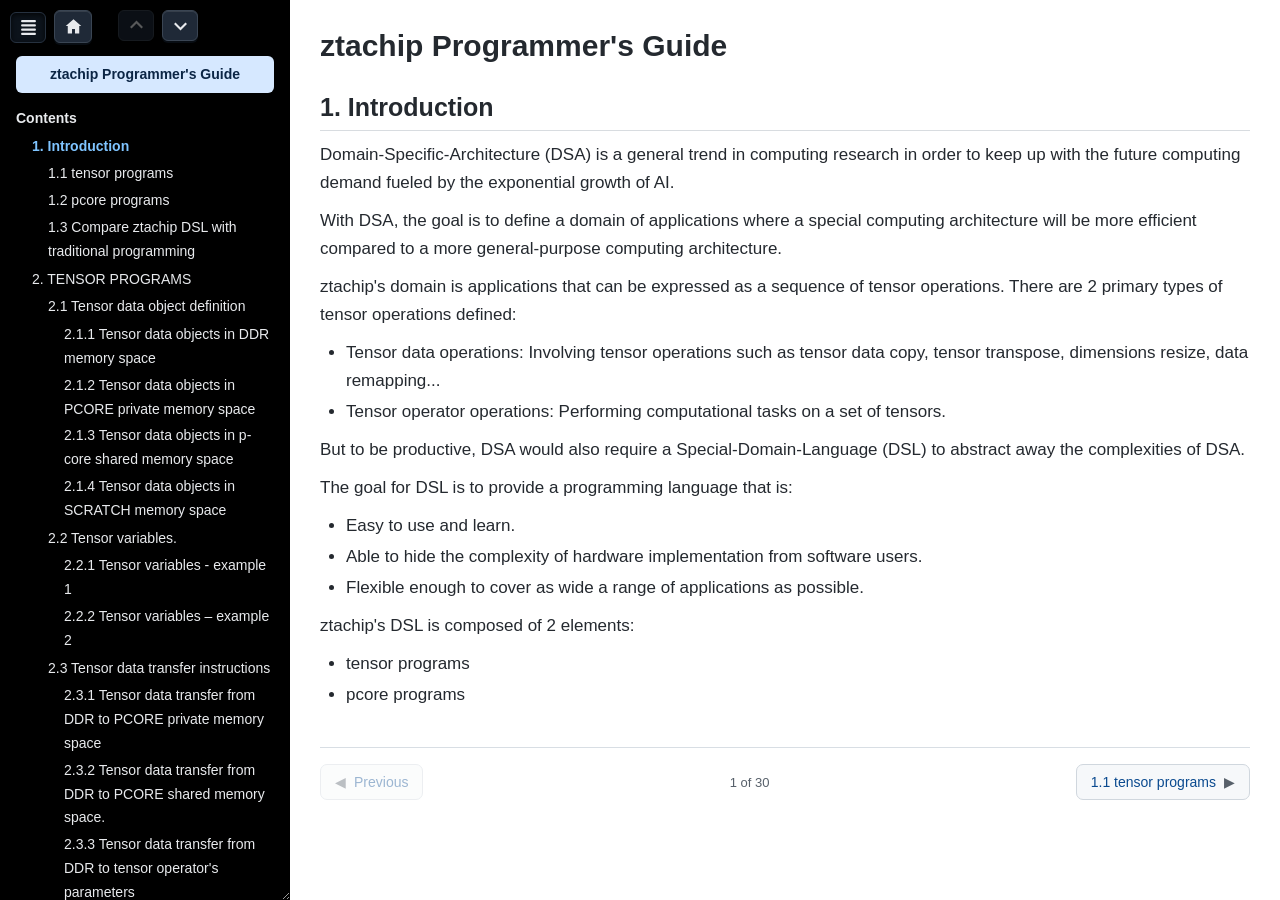
<file: programmer_guide.html>
<!DOCTYPE html>
<html lang="en">
<head>
<meta charset="utf-8">
<meta http-equiv="refresh" content="0; url=ztachip_programmer_guide.html">
<link rel="canonical" href="ztachip_programmer_guide.html">
<title>Moved</title>
</head>
<body>
<p>This page has moved to <a href="ztachip_programmer_guide.html">ztachip_programmer_guide.html</a>.</p>
</body>
</html>
</file>
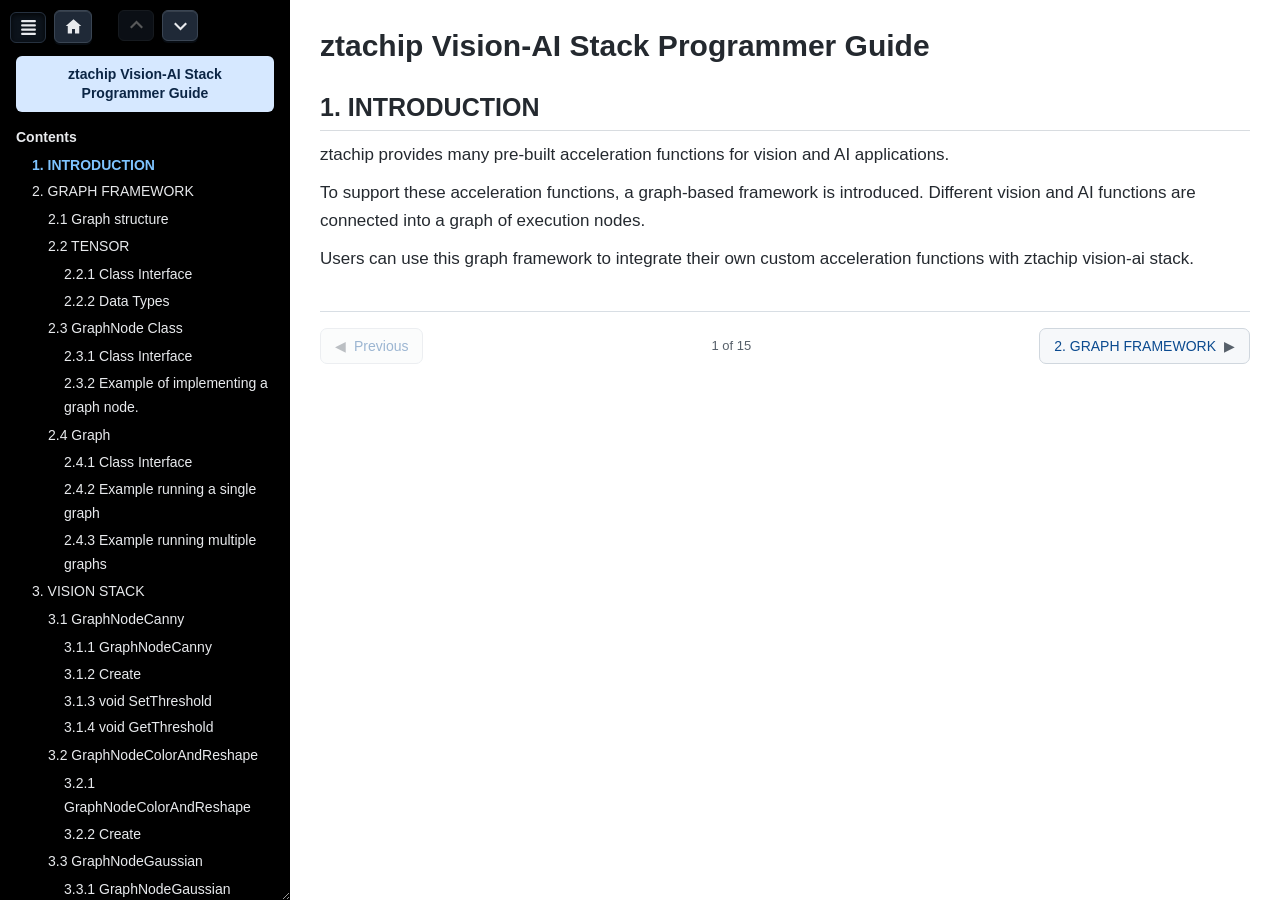
<file: visionai_guide.html>
<!DOCTYPE html>
<html lang="en">
<head>
<meta charset="utf-8">
<meta http-equiv="refresh" content="0; url=visionai_programmer_guide.html">
<link rel="canonical" href="visionai_programmer_guide.html">
<title>Moved</title>
</head>
<body>
<p>This page has moved to <a href="visionai_programmer_guide.html">visionai_programmer_guide.html</a>.</p>
</body>
</html>
</file>
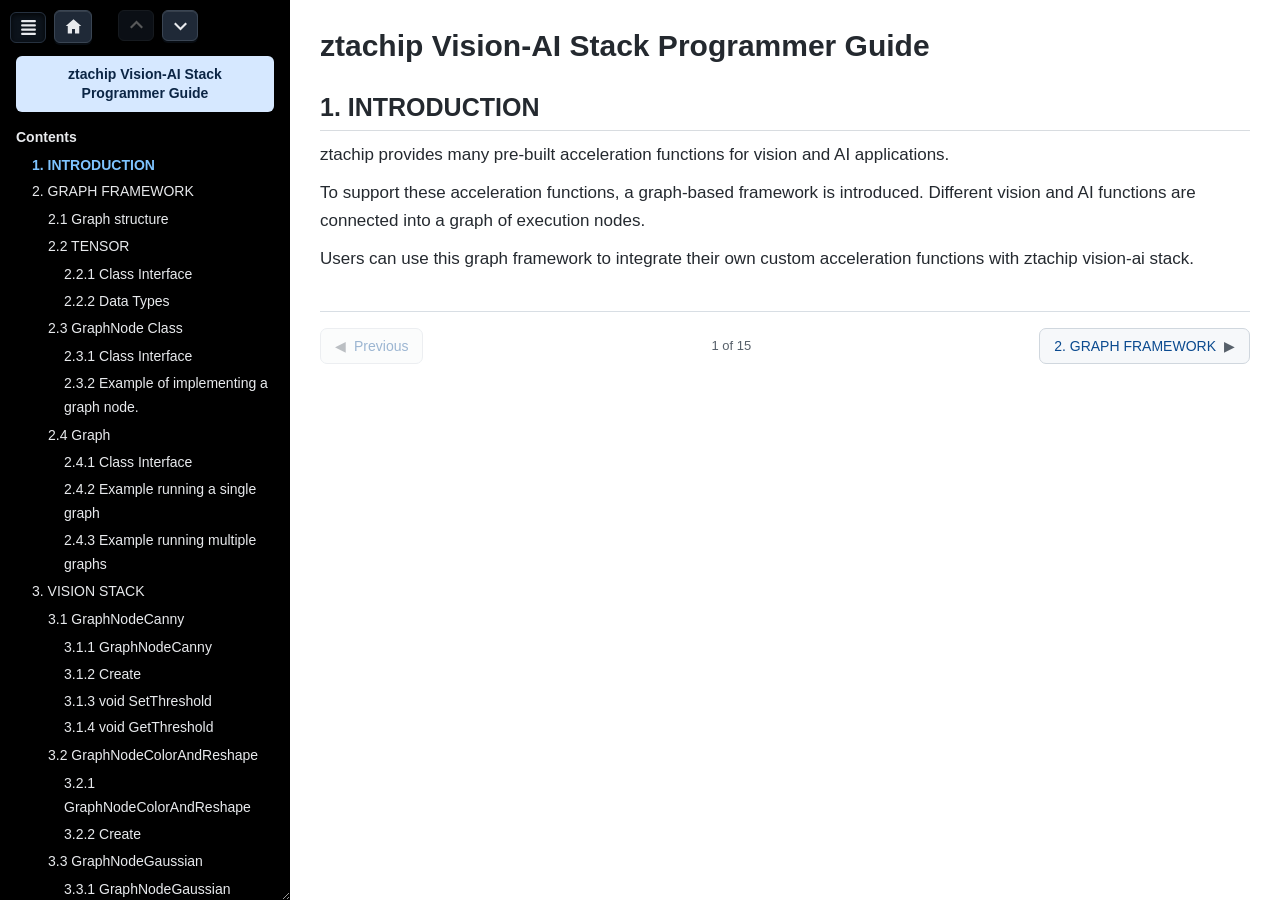
<file: visionai_programmer_guide.html>
<!DOCTYPE html>
<html lang="en">
<head>
<meta charset="utf-8">
<meta name="viewport" content="width=device-width, initial-scale=1">
<title>ztachip Vision-AI Stack Programmer Guide</title>
<link rel="icon" href="data:image/svg+xml,%3Csvg%20viewBox%3D%220%200%2060%2060%22%20xmlns%3D%22http%3A//www.w3.org/2000/svg%22%3E%3Crect%20x%3D%222%22%20y%3D%222%22%20width%3D%2216%22%20height%3D%2216%22%20rx%3D%224%22%20fill%3D%22%23454f5f%22/%3E%3Crect%20x%3D%2222%22%20y%3D%222%22%20width%3D%2216%22%20height%3D%2216%22%20rx%3D%224%22%20fill%3D%22%23454f5f%22/%3E%3Crect%20x%3D%2242%22%20y%3D%222%22%20width%3D%2216%22%20height%3D%2216%22%20rx%3D%224%22%20fill%3D%22%23454f5f%22/%3E%3Crect%20x%3D%222%22%20y%3D%2222%22%20width%3D%2216%22%20height%3D%2216%22%20rx%3D%224%22%20fill%3D%22%23454f5f%22/%3E%3Crect%20x%3D%2222%22%20y%3D%2222%22%20width%3D%2216%22%20height%3D%2216%22%20rx%3D%224%22%20fill%3D%22%232fd3c0%22/%3E%3Crect%20x%3D%2242%22%20y%3D%2222%22%20width%3D%2216%22%20height%3D%2216%22%20rx%3D%224%22%20fill%3D%22%23454f5f%22/%3E%3Crect%20x%3D%222%22%20y%3D%2242%22%20width%3D%2216%22%20height%3D%2216%22%20rx%3D%224%22%20fill%3D%22%23454f5f%22/%3E%3Crect%20x%3D%2222%22%20y%3D%2242%22%20width%3D%2216%22%20height%3D%2216%22%20rx%3D%224%22%20fill%3D%22%23454f5f%22/%3E%3Crect%20x%3D%2242%22%20y%3D%2242%22%20width%3D%2216%22%20height%3D%2216%22%20rx%3D%224%22%20fill%3D%22%23454f5f%22/%3E%3C/svg%3E">
<style>
:root { color-scheme: light; }
body { margin:0; background:#ffffff; color:#24292f;
       font-family:-apple-system,BlinkMacSystemFont,'Segoe UI',Helvetica,Arial,sans-serif;
       font-size:17px; line-height:1.65; }
h1,h2,h3,h4,h5,h6 { line-height:1.3; margin:26px 0 10px 0; }
h1 { font-size:30px; } h2 { font-size:25px; border-bottom:1px solid #d8dce0;
     padding-bottom:6px; } h3 { font-size:20px; } h4 { font-size:18px; }
h5,h6 { font-size:17px; }
a { color:#0a58ca; }
img { max-width:100%; }
p { margin:10px 0; }
ul { margin:8px 0 8px 0; padding-left:26px; }
li { margin:3px 0; }
hr { border:0; border-top:1px solid #d8dce0; margin:24px 0; }

pre { background:#e4e6e8; padding:12px 14px; border:1px solid #d8dce0;
      border-radius:6px; overflow-x:auto; }
pre code { background:transparent; color:#1f2328; padding:0;
           font-size:14px; line-height:1.55; }
code { background:#e4e6e8; color:#1f2328; padding:1px 4px; border-radius:4px;
       font-family:'Cascadia Code',Consolas,'Liberation Mono',monospace;
       font-size:14px; }


table { border-collapse:collapse; margin:8px 0 16px 0; }
th, td { border:1px solid #c9ced4; padding:6px 10px; vertical-align:top; }
th { background:#eef1f4; text-align:left; }

details > summary { cursor:pointer; }

.layout { display:flex; align-items:flex-start; gap:0; }
.side { flex:0 0 auto; width:290px; min-width:150px; max-width:70%;
        resize:horizontal; overflow:auto; height:100vh; box-sizing:border-box;
        position:sticky; top:0; background:#000000; color:#e8eaed;
        padding:56px 16px 26px 16px; font-size:14px; line-height:1.7; }
.side a { color:#e8eaed; text-decoration:none; }
.side a:hover { text-decoration:underline; }
.side ul { list-style:none; margin:4px 0 4px 4px; padding-left:12px; }
.side .plate { background:#d6e8ff; color:#0b2545; padding:9px 10px;
        border-radius:6px; text-align:center; font-weight:bold;
        margin:0 0 14px 0; line-height:1.35; }
.main { flex:1 1 auto; min-width:0; padding:0 30px; max-width:940px; }
.page { padding:0 40px; max-width:960px; margin:0 auto; }

/* landing page */
.hero { text-align:center; padding:38px 24px 30px 24px; margin:0 0 6px 0;
        background:#0b2545; color:#ffffff; border-radius:12px; }
.hero .mark { width:66px; height:66px; display:block; margin:0 auto 16px auto; }
.hero h1 { margin:0 0 12px 0; font-size:36px; color:#ffffff;
        border:0; letter-spacing:-0.5px; }
.hero p { margin:0 auto; max-width:640px; font-size:17px; color:#c8d6e8;
        line-height:1.55; }
.cards { display:grid; grid-template-columns:repeat(auto-fit,minmax(300px,1fr));
        gap:16px; margin:26px 0 40px 0; }
.card { display:block; text-decoration:none; background:#f6f8fa;
        border:1px solid #d0d7de; border-radius:10px; padding:18px 20px;
        transition:border-color .15s, box-shadow .15s, transform .15s; }
.card:hover { border-color:#0a6abf; box-shadow:0 4px 14px rgba(10,37,69,.10);
        transform:translateY(-2px); }
/* the starting point, picked out from the reference guides */
.card.start { background:#e8f7ec; border-color:#9fd3ae; }
.card.start:hover { border-color:#2f8f4e; box-shadow:0 4px 14px rgba(47,143,78,.18); }
.card .t { display:block; color:#0a4a8f; font-weight:700; font-size:17px;
        margin-bottom:7px; }
.card .d { display:block; color:#41484f; font-size:14px; line-height:1.55; }

/* toolbar: show / hide the navigation panel, and return home */
.navbar { position:fixed; top:10px; left:10px; z-index:40;
        display:flex; align-items:flex-start; gap:8px; }
.navbtn { display:inline-flex; align-items:center; justify-content:center;
        width:36px; height:31px; padding:0; cursor:pointer;
        background:#1f2937; color:#e8eaed; border:1px solid #3a4553;
        border-radius:6px;
        box-shadow:0 2px 0 #080d13, inset 0 1px 0 rgba(255,255,255,.10); }
.navbtn:hover { background:#2b3a4d; }
.navbtn .ico { width:17px; height:17px; fill:currentColor; display:block; }
/* the contents button sits pressed in while the panel is open */
body:not(.nav-hidden) .navtoggle { background:#0c131b; border-color:#26313f;
        box-shadow:inset 0 2px 5px rgba(0,0,0,.7); transform:translateY(2px); }
body.nav-hidden .side { display:none; }
/* step to the previous or next section; dimmed at the ends of the document */
.navbar .gap { width:10px; }
.navbtn.off { opacity:.38; cursor:default; box-shadow:none; }
.navbtn.off:hover { background:#1f2937; }

/* one section at a time, with a pager below it */
.sec { display:none; }
.sec.on { display:block; }
.pagerbar { display:flex; align-items:center; justify-content:space-between;
        gap:12px; margin:38px 0 44px 0; padding-top:16px;
        border-top:1px solid #d8dee4; }
.pbtn { display:inline-flex; align-items:center; gap:8px; max-width:42%;
        padding:9px 14px; cursor:pointer; font-family:inherit; font-size:14px;
        color:#0a4a8f; background:#f6f8fa; border:1px solid #d0d7de;
        border-radius:7px; text-align:left; }
.pbtn:hover { background:#eaf2fb; border-color:#0a6abf; }
.pbtn.off { opacity:.4; cursor:default; }
.pbtn.off:hover { background:#f6f8fa; border-color:#d0d7de; }
.pbtn .lbl { overflow:hidden; text-overflow:ellipsis; white-space:nowrap; }
.pbtn .arrow { flex:0 0 auto; color:#57606a; }
.pgcount { flex:0 0 auto; color:#57606a; font-size:13px; white-space:nowrap; }
/* the section being read, marked in the contents panel */
.side a.here { color:#7fc4ff; font-weight:bold; }

/* phones: the panel covers the screen, and closes once a section is chosen */
@media (max-width:820px) {
  .layout { display:block; }
  .side { position:fixed; inset:0; width:100% !important; max-width:none;
          height:100vh; resize:none; padding:60px 20px 30px 20px;
          font-size:16px; z-index:30; }
  .main { padding:52px 18px 0 18px; max-width:none; }
  .page { padding:52px 18px 0 18px; }
  /* the arrows would act on the document behind the contents overlay */
  body:not(.nav-hidden) .navbar .gap,
  body:not(.nav-hidden) #secprev,
  body:not(.nav-hidden) #secnext { display:none; }
  .pgcount { display:none; }
  .pbtn { max-width:48%; }
}
</style>
</head>
<body>
<div class="layout"><div class="side">
<div class="plate">ztachip Vision-AI Stack Programmer Guide</div>
<b>Contents</b>
<ul>
<li><a href="#1-introduction">1. INTRODUCTION</a></li>
<li><a href="#2-graph-framework">2. GRAPH FRAMEWORK</a></li>
<ul>
<li><a href="#21-graph-structure">2.1 Graph structure</a></li>
<li><a href="#22-tensor">2.2 TENSOR</a></li>
<ul>
<li><a href="#221-class-interface">2.2.1 Class Interface</a></li>
<li><a href="#222-data-types">2.2.2 Data Types</a></li>
</ul>
<li><a href="#23-graphnode-class">2.3 GraphNode Class</a></li>
<ul>
<li><a href="#231-class-interface">2.3.1 Class Interface</a></li>
<li><a href="#232-example-of-implementing-a-graph-node">2.3.2 Example of implementing a graph node.</a></li>
</ul>
<li><a href="#24-graph">2.4 Graph</a></li>
<ul>
<li><a href="#241-class-interface">2.4.1 Class Interface</a></li>
<li><a href="#242-example-running-a-single-graph">2.4.2 Example running a single graph</a></li>
<li><a href="#243-example-running-multiple-graphs">2.4.3 Example running multiple graphs</a></li>
</ul>
</ul>
<li><a href="#3-vision-stack">3. VISION STACK</a></li>
<ul>
<li><a href="#31-graphnodecanny">3.1 GraphNodeCanny</a></li>
<ul>
<li><a href="#311-graphnodecannytensor-inputtensor-output">3.1.1 GraphNodeCanny</a></li>
<li><a href="#312-createtensor-inputtensor-output">3.1.2 Create</a></li>
<li><a href="#313-void-setthresholdint-_lothresholdint-_hithreshold">3.1.3 void SetThreshold</a></li>
<li><a href="#314-void-getthresholdint-_lothresholdint-_hithreshold">3.1.4 void GetThreshold</a></li>
</ul>
<li><a href="#32-graphnodecolorandreshape">3.2 GraphNodeColorAndReshape</a></li>
<ul>
<li><a href="#[base64]">3.2.1 GraphNodeColorAndReshape</a></li>
<li><a href="#322-create-tensor-input-tensor-output-tensorobjtype-_dstcolorspace-tensorformat-_dstformat-int-clip_x0-int-clip_y0-int-clip_w0-int-clip_h0-int-dst_x0-int-dst_y0-int-dst_w0-int-dst_h0">3.2.2 Create</a></li>
</ul>
<li><a href="#33-graphnodegaussian">3.3 GraphNodeGaussian</a></li>
<ul>
<li><a href="#331-graphnodegaussiantensor-inputtensor-output">3.3.1 GraphNodeGaussian</a></li>
<li><a href="#332-ztastatus-createtensor-inputtensor-output">3.3.2 ZtaStatus Create</a></li>
<li><a href="#333-void-setsigmafloat-_sigma">3.3.3 void SetSigma</a></li>
<li><a href="#334-float-getsigma">3.3.4 float GetSigma</a></li>
</ul>
<li><a href="#34-graphnodeharris">3.4 GraphNodeHarris</a></li>
<ul>
<li><a href="#341-graphnodeharristensor-inputtensor-output">3.4.1 GraphNodeHarris</a></li>
<li><a href="#342-ztastatus-createtensor-inputtensor-output">3.4.2 ZtaStatus Create</a></li>
</ul>
<li><a href="#35-graphnodeopticalflow">3.5 GraphNodeOpticalFlow</a></li>
<ul>
<li><a href="#351-graphnodeopticalflowtensor-input1-tensor-x_gradient-tensor-y_gradient-tensor-t_gradient-tensor-x_vect-tensor-y_vect-tensor-display">3.5.1 GraphNodeOpticalFlow</a></li>
<li><a href="#352-ztastatus-createtensor-input1-tensor-x_gradient-tensor-y_gradient-tensor-t_gradient-tensor-x_vect-tensor-y_vect-tensor-display">3.5.2 ZtaStatus Create</a></li>
</ul>
<li><a href="#36-graphnoderesize">3.6 GraphNodeResize</a></li>
<ul>
<li><a href="#361-graphnoderesizetensor-inputtensor-outputint-wint-h">3.6.1 GraphNodeResize</a></li>
<li><a href="#362-ztastatus-createtensor-inputtensor-outputint-wint-h">3.6.2 ZtaStatus Create</a></li>
</ul>
</ul>
<li><a href="#4-ai-stack">4. AI STACK</a></li>
<ul>
<li><a href="#41-tflitenn">4.1 TfliteNn</a></li>
<ul>
<li><a href="#411-ztastatus-createconst-char-fnametensor-_input-int-numoutput">4.1.1 ZtaStatus Create</a></li>
<li><a href="#412-ztastatus-loadconst-char-fnametensor-_input-int-numoutput">4.1.2 ZtaStatus Load</a></li>
<li><a href="#413-ztastatus-unload">4.1.3 ZtaStatus Unload</a></li>
</ul>
</ul>
</ul>
</div><div class="main"><div class="navbar"><button class="navbtn navtoggle" onclick="navToggle()" title="Show or hide the contents" aria-label="Contents"><svg class="ico" viewBox="0 0 16 16" aria-hidden="true"><rect x="1" y="1" width="14" height="2" rx="1"/><rect x="1" y="5" width="14" height="2" rx="1"/><rect x="1" y="9" width="14" height="2" rx="1"/><rect x="1" y="13" width="14" height="2" rx="1"/></svg></button><a class="navbtn" href="index.html" title="Home" aria-label="Home"><svg class="ico" viewBox="0 0 16 16" aria-hidden="true"><path d="M8 1.2 0.7 7.6h1.9V14.6h4V10.4h2.8v4.2h4V7.6h1.9z"/></svg></a><span class="gap"></span><button class="navbtn" id="secprev" onclick="secStep(-1)" title="Previous section" aria-label="Previous section"><svg class="ico" viewBox="0 0 16 16" aria-hidden="true"><path d="M8 3.4 14.1 9.5 12.7 10.9 8 6.2 3.3 10.9 1.9 9.5z"/></svg></button><button class="navbtn" id="secnext" onclick="secStep(1)" title="Next section" aria-label="Next section"><svg class="ico" viewBox="0 0 16 16" aria-hidden="true"><path d="M8 12.6 1.9 6.5 3.3 5.1 8 9.8 12.7 5.1 14.1 6.5z"/></svg></button></div><section class="sec on"><h1 id="ztachip-vision-ai-stack-programmer-guide">ztachip Vision-AI Stack Programmer Guide</h1>
<h2 id="1-introduction">1. INTRODUCTION</h2>
<p>ztachip provides many pre-built acceleration functions for vision and AI applications.</p>
<p>To support these acceleration functions, a graph-based framework is introduced. Different vision and AI functions are connected into a graph of execution nodes.</p>
<p>Users can use this graph framework to integrate their own custom acceleration functions with ztachip vision-ai stack.</p>
</section>
<section class="sec"><h2 id="2-graph-framework">2. GRAPH FRAMEWORK</h2>
<p>Graph is a ztachip framework used to connect different processing nodes together. It is a particularly popular framework used by many other AI and vision frameworks such as OpenCV, TensorFLow, OpenVX, etc.</p>
<p>Each ztachip acceleration functions are packaged as a graph node.</p>
<p>The flow of execution is then specified by how the graph nodes are connected to form a graph.</p>
<p>There can be multiple Graph objects representing different execution flow.</p>
<p>ztachip graph framework is composed of the following C++ classes:</p>
<ul>
<li>TENSOR: Objects that encapsulate tensor data objects. They are used as...</li>
<ul>
<li>Input tensor data to a graph</li>
<li>Output result tensor data from a graph.</li>
<li>Intermediate tensor to transfer data between graph nodes.</li>
</ul>
<li>GraphNode</li>
<ul>
<li>Unit of execution in a graph. GraphNode takes input data tensor from previous graph nodes and transfer output data tensor to next graph nodes.</li>
</ul>
<li>Graph</li>
<ul>
<li>Objects that represent the graph.</li>
</ul>
</ul>
</section>
<section class="sec"><h3 id="21-graph-structure">2.1 Graph structure</h3>
<p>Diagram below illustrates how the main objects of a Graph are interconnected.</p>
<p><img src="media/Documentation_assets_visionai-graph-objects.svg" alt="Main objects of a Graph"></p>
</section>
<section class="sec"><h3 id="22-tensor">2.2 TENSOR</h3>
<p>TENSOR class encapsulates tensor data objects.</p>
<p>Data exchange between graph nodes are TENSOR objects.</p>
<h4 id="221-class-interface">2.2.1 Class Interface</h4>
<h5 id="2211-tensor">2.2.1.1 TENSOR()</h5>
<p>Default constructor without initialization.</p>
<h5 id="2212-tensor-tensordatatype-_datatype-tensorformat-_fmt-tensorobjtype-objtype-stdvectorint-dim-void-shm">2.2.1.2 TENSOR( TensorDataType _dataType, TensorFormat _fmt, TensorObjType objType, std::vector&lt;int&gt; &amp;dim, void *shm)</h5>
<p>Constructor with initialization.</p>
<p>Input</p>
<table>
<tr><th>Name</th><th>Description</th></tr>
<tr><td>_dataType</td><td>Data type of this tensor.<br>Reference 1.2.2.1 for TensorDataType definition.</td></tr>
<tr><td>_fmt</td><td>Layout format of this tensor<br>Reference 1.2.2.2 for TensorFormat definition</td></tr>
<tr><td>objType</td><td>Object type of this tensor<br>Reference 1.2.2.3 for TensorObjType definition.</td></tr>
<tr><td>dim</td><td>Dimension size of this tensor.</td></tr>
<tr><td>shm</td><td>If non-zero then use this parameter as memory allocation block for this tensor. In this case, this object does not own this memory block and will not free it when done.<br>If zero, then allocate new memory block for this tensor. The memory is owned by this object will be freed by this object&#x27;s destructor.</td></tr>
</table>
<h5 id="2213-ztastatus-create-tensordatatype-_datatype-tensorformat-_fmt-tensorobjtype-_objtype-stdvectorint-dim-zta_shared_mem-_shm0">2.2.1.3 ZtaStatus Create( TensorDataType _dataType, TensorFormat _fmt, TensorObjType _objType, std::vector&lt;int&gt; &amp;dim, ZTA_SHARED_MEM _shm=0)</h5>
<p>Call to initialize this object when default constructor was used.</p>
<p>Parameters are like 1.2.1.2</p>
<p>Output:</p>
<ul>
<li>ZtaStatusOk if successful</li>
<li>ZtaStatusFail otherwise.</li>
</ul>
<h5 id="2214-ztastatus-clonetensor-other">2.2.1.4 ZtaStatus Clone(TENSOR *other)</h5>
<p>To initialize this object to have the same parameters as another tensor.</p>
<p>New memory block is also allocated and initialized to have the same contents as the other tensor.</p>
<p>Input</p>
<table>
<tr><th>Name</th><th>Description</th></tr>
<tr><td>other</td><td>Reinitialize this tensor with contents of &#x27;other&#x27; tensor.</td></tr>
</table>
<p>Output:</p>
<ul>
<li>ZtaStatusOk if successful</li>
<li>ZtaStatusFail otherwise.</li>
</ul>
<h5 id="2215-ztastatus-aliastensor-other">2.2.1.5 ZtaStatus Alias(TENSOR *other)</h5>
<p>Initialize this object to be a reference to another TENSOR object.</p>
<p>Input</p>
<table>
<tr><th>Name</th><th>Description</th></tr>
<tr><td>other</td><td>This object is just a reference to the &#x27;other&#x27; tensor.<br>This tensor does not own its data contents since it is just referencing other tensor&#x27;s data contents.</td></tr>
</table>
<p>Output:</p>
<ul>
<li>ZtaStatusOk if successful</li>
<li>ZtaStatusFail otherwise.</li>
</ul>
<h5 id="2216-ztastatus-aliasvoid-_shm">2.2.1.6 ZtaStatus Alias(void *_shm)</h5>
<p>Data content for this tensor is a reference to a given allocated memory block.</p>
<p>This tensor does not own the memory block and will not free it upon completion.</p>
<p>Input</p>
<table>
<tr><th>Name</th><th>Description</th></tr>
<tr><td>_shm</td><td>This tensors data content is referencing &#x27;_shm&#x27; memory block.</td></tr>
</table>
<p>Output:</p>
<ul>
<li>ZtaStatusOk if successful</li>
<li>ZtaStatusFail otherwise.</li>
</ul>
<h5 id="2217-ztastatus-createwithbitmap-const-char-bmpfile-tensorformat-fmttensorformatsplit">2.2.1.7 ZtaStatus CreateWithBitmap( const char *bmpFile, TensorFormat fmt=TensorFormatSplit)</h5>
<p>Initialize this tensor with the dimensions of a bitmap.</p>
<p>Load the bitmap content into this tensor.</p>
<p>Input</p>
<table>
<tr><th>Name</th><th>Description</th></tr>
<tr><td>bmpFile</td><td>File name of the bitmap to initialize this tensor with.<br>Bitmap file must be 24-bit BMP format.</td></tr>
<tr><td>Fmt</td><td>Layout format of this tensor.<br>Reference 1.2.2.2 for TensorFormat definition.</td></tr>
</table>
<p>Output:</p>
<ul>
<li>ZtaStatusOk if successful</li>
<li>ZtaStatusFail otherwise.</li>
</ul>
<h5 id="2218-tensordatatype-getdatatype">2.2.1.8 TensorDataType GetDataType()</h5>
<p>Return data type of this tensor.</p>
<p>Reference 1.2.2.1 for TensorDataType definition.</p>
<h5 id="2219-tensorformat-getformat">2.2.1.9 TensorFormat GetFormat()</h5>
<p>Return data layout format of this tensor.</p>
<p>Reference 1.2.2.2 for TensorFormat definition.</p>
<h5 id="22110-tensorobjtype-getobjtype">2.2.1.10 TensorObjType GetObjType()</h5>
<p>Return object type of this tensor.</p>
<p>Reference 1.2.2.3 for TensorObjType definition.</p>
<h5 id="22111-stdvectorint-getdimension">2.2.1.11 std::vector&lt;int&gt; *GetDimension()</h5>
<p>Return dimension list of this tensor.</p>
<p>The list starts with size of outer-most dimension and ends with size inner-most dimension.</p>
<h5 id="22112-int-getdimensionint-_idx">2.2.1.12 int GetDimension(int _idx)</h5>
<p>Return size of a dimension of this tensor.</p>
<p>Input</p>
<table>
<tr><th>Name</th><th>Description</th></tr>
<tr><td>_idx</td><td>Dimension index to return its size.<br>_idx ranges from 0 to (num_dimension-1) with 0 means outer-most dimension and (num_dimension-1) means inner-most dimension.</td></tr>
</table>
<p>Output:</p>
<ul>
<li>ZtaStatusOk if successful</li>
<li>ZtaStatusFail otherwise.</li>
</ul>
<h5 id="22113-void-getbuf">2.2.1.13 void *GetBuf()</h5>
<p>Return data buffer address of this tensor.</p>
<h5 id="22114-int-getbuflen">2.2.1.14 int GetBufLen()</h5>
<p>Return total length of data buffer of this tensor.</p>
<h5 id="22115-static-size_t-gettensorsizestdvectorint-shape">2.2.1.15 static size_t GetTensorSize(std::vector&lt;int&gt;&amp; shape)</h5>
<p>This is a utility function that returns the buffer size for a tensor with a particular dimension.</p>
<p>Size return is number of elements for the tensor.</p>
<h4 id="222-data-types">2.2.2 Data Types</h4>
<h5 id="2221-tensordatatype-enumeration">2.2.2.1 TensorDataType Enumeration</h5>
<p>This class supports the following data types</p>
<table>
<tr><th>Name</th><th>Description</th></tr>
<tr><td>TensorDataTypeInt8</td><td>Signed 8-bit integer.</td></tr>
<tr><td>TensorDataTypeUint8</td><td>Unsigned 8-bit integer.</td></tr>
<tr><td>TensorDataTypeInt16</td><td>Signed 16-bit integer.</td></tr>
<tr><td>TensorDataTypeUint16</td><td>Unsigned 16-bit integer.</td></tr>
</table>
<h5 id="2222-tensorformat-enumeration">2.2.2.2 TensorFormat Enumeration</h5>
<p>This enumeration supports for the following data layout format</p>
<table>
<tr><th>Name</th><th>Description</th></tr>
<tr><td>TensorFormatInterleaved</td><td>For example with a tensor 3x2<br>In this layout format, tensor elements layout in data buffer is as followed.<br>[0][0]<br>[1][0]<br>[2][0]<br>[0][1]<br>[1][1]<br>[2][1]</td></tr>
<tr><td>TensorFormatSplit</td><td>For example with a tensor 3x2<br>In this layout format, tensor elements layout in data buffer is as followed.<br>[0][0]<br>[0][1]<br>[1][0]<br>[1][1]<br>[2][0]<br>[2][1]</td></tr>
</table>
<h5 id="2223-tensorobjtype-enumeration">2.2.2.3 TensorObjType Enumeration</h5>
<p>This enumeration supports the following tensor object types</p>
<table>
<tr><th>Name</th><th>Description</th></tr>
<tr><td>TensorObjTypeRGB</td><td>Object type is an image with pixel color in RGB order</td></tr>
<tr><td>TensorObjTypeBGR</td><td>Image with pixel color in BGR order</td></tr>
<tr><td>TensorObjTypeYUYV</td><td>Image in YUYV color space.</td></tr>
<tr><td>TensorObjTypeMonochrome</td><td>Monochrome image but in RGB format with R,G,B having same values</td></tr>
<tr><td>TensorObjTypeMonochromeSingleChannel</td><td>Monochrome image but only with 1 byte per pixel representing the intensity</td></tr>
<tr><td>TensorObjTypeUnknown</td><td>Unknown data object type</td></tr>
</table>
</section>
<section class="sec"><h3 id="23-graphnode-class">2.3 GraphNode Class</h3>
<p>This is a class template with virtual functions to be implemented by a derived class.</p>
<p>Objects with GraphNode as base class are the execution units of a graph.</p>
<p>ztachip acceleration functions implemented by corresponding tensor programs and pcore programs are encapsulated within a derived class of GraphNode.</p>
<h4 id="231-class-interface">2.3.1 Class Interface</h4>
<h5 id="2311-graphnode">2.3.1.1 GraphNode()</h5>
<p>Default constructor</p>
<h5 id="2312-ztastatus-verify">2.3.1.2 ZtaStatus Verify()</h5>
<p>This is a virtual function to be implemented by a derived class.</p>
<p>The derived class verifies the integrity of this graph node and performs any necessary initialization required before the start of execution.</p>
<p>Output:</p>
<ul>
<li>ZtaStatusOk if successful</li>
<li>ZtaStatusFail otherwise.</li>
</ul>
<h5 id="2313-ztastatus-executeint-queuebool-stepmode">2.3.1.3 ZtaStatus Execute(int queue,bool stepMode)</h5>
<p>This is a virtual function to be implemented by a derived class.</p>
<p>The derived class perform the execution associated with this node.</p>
<p>Input</p>
<table>
<tr><th>Name</th><th>Description</th></tr>
<tr><td>queue</td><td>There may be multiple graphs running simultaneously.<br>Each graph has a unique queue id.<br>Graph node will use this queue id to generate a unique job-id which will then be passed to ztachip for task completion notification.</td></tr>
<tr><td>stepMode</td><td>If false, then execute this node until completion.<br>If true, then partially execute this node. This function will be invoked again for the node to continue with the execution.<br>This is useful when a graph node may take a long execution time, and step mode allows execution of a slow graph to be pre-empted by other more critical graph.</td></tr>
</table>
<p>Output:</p>
<ul>
<li>ZtaStatusOk if processing is completed successfully.</li>
<li>ZtaStatusPending if processing is successful but not fully completed. More processing is still required.</li>
<li>ZtaStatusFail if errors are encountered.</li>
</ul>
<h5 id="2314-uint32_t-getjobidint-queue">2.3.1.4 uint32_t GetJobId(int queue)</h5>
<p>Generate a unique job id for a tensor program execution.</p>
<p>Refer to [1] on how tensor program would use this job-id.</p>
<p>Example in [1] shows that tensor program is waiting for the completion of the task by waiting for the notification message from ztachip about the completion of job-id. However, when tensor program is called from within a graph framework, tensor program must not wait for the completion message since this is done by graph framework instead.</p>
<p>Input</p>
<table>
<tr><th>Name</th><th>Description</th></tr>
<tr><td>queue</td><td>The same as queue id passed from Execute function (1.3.1.3)<br>Each graph has a unique queue id.</td></tr>
</table>
<p>Output:</p>
<p>Unique job id for a tensor processing task.</p>
<h4 id="232-example-of-implementing-a-graph-node">2.3.2 Example of implementing a graph node.</h4>
<p>Below is an example that shows how a new graph node is implemented.</p>
<p>GraphNode primary function is to provide wrapper functions for a tensor program so that tensor program can be invoked as part of a graph execution.</p>
<pre><code>// Declare a new graph node. It is derived from GraphNode
class MyGraphNode : public GraphNode {
   MyGraphNode();
   ~MyGraphNode();
   ZtaStatus Create(TENSOR *in,TENSOR *out);
   ZtaStatus Prepare() {}
   ZtaStatus Verify() {}
   ZtaStatus Execute(int queue,bool stepMode);
private:
   TENSOR *m_in;
   TENSOR *m_out;
}

// Initialize this node.
ZtaStatus MyGraphNode ::Create(TENSOR *in,TENSOR *out) {
   // In this example, output tensor has same format as input tensor
   m_in=in;
   m_out=out;
   m_out-&gt;Clone(m_in);
   return ZtaStatusOk;
}
// Verify this node.
ZtaStatus MyGraphNode ::Verify() {
   return ZtaStatusOk;
}
// Prepare for new execution run.
ZtaStatus MyGraphNode ::Prepare() {
   return ZtaStatusOk;
}

// Execute this node
ZtaStatus MyGraphNode ::Execute(int queue,stepMode) {
   // Get a job id and run the tensor program
   my_tensor_program(GetJobId(queue),
                    (uint8_t *)m_in-&gt;GetBuf(),
                    (uint8_t *)m_out-&gt;GetBuf(),
                    m_in-&gt;GetBufLen());
   return ZtaStatusOk;
}</code></pre>
</section>
<section class="sec"><h3 id="24-graph">2.4 Graph</h3>
<p>Object of this class implements a flow of execution of multiple steps with each step are performed by a graph node.</p>
<p>Graph object owns all the graph nodes and coordinates the execution of these nodes.</p>
<p>There can be multiple instances of Graph objects with each instance performing a separate task.</p>
<h4 id="241-class-interface">2.4.1 Class Interface</h4>
<h5 id="2411-graph">2.4.1.1 Graph()</h5>
<p>Default constructor of this class</p>
<h5 id="2412-ztastatus-clear">2.4.1.2 ZtaStatus Clear()</h5>
<p>Reset the graph by clearing all the nodes.</p>
<p>Output:</p>
<ul>
<li>ZtaStatusOk if successful</li>
<li>ZtaStatusFail otherwise.</li>
</ul>
<h5 id="2413-ztastatus-addgraphnode-node">2.4.1.3 ZtaStatus Add(GraphNode *node)</h5>
<p>Add a graph node to the end of the graph.</p>
<p>Output:</p>
<ul>
<li>ZtaStatusOk if successful</li>
<li>ZtaStatusFail otherwise.</li>
</ul>
<h5 id="2414-ztastatus-verify">2.4.1.4 ZtaStatus Verify()</h5>
<p>Verify the integrity of the graph.</p>
<p>Graph will then call Verify function of each node in the graph.</p>
<p>Output:</p>
<ul>
<li>ZtaStatusOk if successful</li>
<li>ZtaStatusFail otherwise.</li>
</ul>
<h5 id="2415-ztastatus-prepare">2.4.1.5 ZtaStatus Prepare()</h5>
<p>This function marks the beginning of a new graph execution. Previous execution results are discarded.</p>
<p>Output:</p>
<ul>
<li>ZtaStatusOk if successful</li>
<li>ZtaStatusFail otherwise.</li>
</ul>
<h5 id="2416-ztastatus-runsinglestep">2.4.1.6 ZtaStatus RunSingleStep()</h5>
<p>Execute this graph in step mode.</p>
<p>In this mode, this function may have to be called multiple times to reach execution completion.</p>
<p>This mode is useful when we want to run multiple graphs at the same time, and we don&#x27;t want a slow graph to block the execution of other graphs that are more time critical.</p>
<p>Output:</p>
<ul>
<li>ZtaStatusOk if graph processing is completed successfully.</li>
<li>ZtaStatusPending if graph processing is successful but not fully completed. More processing is still required by calling RunSingleStep() function again.</li>
<li>ZtaStatusFail otherwise.</li>
</ul>
<h5 id="2417-ztastatus-rununtilcompletion">2.4.1.7 ZtaStatus RunUntilCompletion()</h5>
<p>To execute the graph until completion.</p>
<p>Output:</p>
<ul>
<li>ZtaStatusOk if successful</li>
<li>ZtaStatusFail otherwise.</li>
</ul>
<h5 id="2418-bool-isrunning">2.4.1.8 bool IsRunning()</h5>
<p>Return true if graph is currently busy, false if graph is idle and ready to accept a new execution run.</p>
<h4 id="242-example-running-a-single-graph">2.4.2 Example running a single graph</h4>
<p>Example below shows how a single graph is created and executed.</p>
<pre><code>// Declare graph,node and tensor objects
Graph graph;
Task1GraphNode node1;
Task2GraphNode node2;
TENSOR tensor_input,tensor_output,tensor_temp;

// Initialize tensor_input dimension and content from a bitmap image
tensor_input.CreateWithBitmap(&quot;bitmap.bmp&quot;);

// Initialize and attach graph nodes to the graph
// node1 executes first, then node1 passes its output to node2 via tensor_temp,
// then node2 is the final stage of the graph.
// input to the graph is the tensor_input.
// output of the graph is the tensor_output.
node1.Create(&amp;tensor_input,&amp;tensor_temp);
node2.Create(&amp;tensor_temp,&amp;tensor_output);
graph.Add(&amp;node1);
graph.Add(&amp;node2);

// Verify the graph
graph.Verify();

// Prepare for execution
graph.Prepare();

// Execute the graph till completion
graph.RunUntilCompletion();

// Done. Result is now in tensor_output</code></pre>
<h4 id="243-example-running-multiple-graphs">2.4.3 Example running multiple graphs</h4>
<p>Example below shows how to create and execute multiple graphs simultaneously</p>
<p>This is like previous example except that there are 2 instances of the graph.</p>
<pre><code>// Declare graph,node and tensor objects
Graph graph[2];
Task1GraphNode node1;
Task2GraphNode node2;
Task3GraphNode node3;
Task4GraphNode node4;
TENSOR tensor_input[2],tensor_output[2],tensor_temp[2];

// Initialize tensor_input dimension and content from a bitmap image
tensor_input[0].CreateWithBitmap(&quot;bitmap1.bmp&quot;);
tensor_input[1].CreateWithBitmap(&quot;bitmap2.bmp&quot;);

// Create first graph
node1.Create(&amp;tensor_input[0],&amp;tensor_temp[0]);
node2.Create(&amp;tensor_temp[0],&amp;tensor_output[0]);
graph[0].Add(&amp;node1);
graph[0].Add(&amp;node2);
graph[0].Verify();
graph[0].Prepare();

// Create second graph
node3.Create(&amp;tensor_input[1],&amp;tensor_temp[1]);
node4.Create(&amp;tensor_temp[1],&amp;tensor_output[1]);
graph[1].Add(&amp;node3);
graph[1].Add(&amp;node4);
graph[1].Verify();
graph[1].Prepare();

// We can run each graph to completion consecutively.
// But in this example, we interleave the execution of both graphs by running
// them in step mode.
// Since graphs are executed in steps, we have control on how to schedule the
// execution of these graphs or even interleaving graph execution with other
// tasks that are not related to graph.
while(graph[0].IsRunning() || graph[1].IsRunning()) {
   if(graph[0].IsRunning())
      graph[0].RunSingleStep();
   if(graph[1].IsRunning())
      graph[1].RunSingleStep();
}
// Done. Result are now in tensor_output[0] and tensor_output[1]</code></pre>
</section>
<section class="sec"><h2 id="3-vision-stack">3. VISION STACK</h2>
<p>ztachip has a library of graph nodes that perform many common vision processing tasks.</p>
<p>These vision processing functions are very efficient and fast since they are implemented based on tensor programming as described in [1].</p>
<p>This vision library is used under the graph framework as described in chapter 1.</p>
<p>Vision stack provides the following vision processing acceleration:</p>
<ul>
<li>Edge detection using Canny Algorithm</li>
<li>Color space conversion</li>
<li>Tensor reshaping</li>
<li>Image Gaussian blurring</li>
<li>Feature detection using Harris-Corner Algorithm</li>
<li>Motion detection with Optical-flow algorithm</li>
<li>Image resizes</li>
</ul>
</section>
<section class="sec"><h3 id="31-graphnodecanny">3.1 GraphNodeCanny</h3>
<p>GraphNodeCanny is graph node implementing edge detection algorithm based on canny edge detector algorithm.</p>
<h4 id="311-graphnodecannytensor-inputtensor-output">3.1.1 GraphNodeCanny(TENSOR <em>input,TENSOR </em>output)</h4>
<p>Constructor for this graph node.</p>
<p>Input</p>
<table>
<tr><th>Name</th><th>Description</th></tr>
<tr><td>input</td><td>Input image to perform edge detection</td></tr>
<tr><td>output</td><td>Output tensor will be initialized to have the same width and height as input tensor but with the following tensor attributes<br>• DataType = TensorDataTypeUint8<br>• DataFormat = TensorFormatSplit<br>• ObjType = TensorObjTypeMonochromeSingleChannel</td></tr>
</table>
<h4 id="312-createtensor-inputtensor-output">3.1.2 Create(TENSOR <em>input,TENSOR </em>output)</h4>
<p>Call to initialize graph node when default constructor was used.</p>
<p>Parameters are like 2.1.1</p>
<h4 id="313-void-setthresholdint-_lothresholdint-_hithreshold">3.1.3 void SetThreshold(int _loThreshold,int _hiThreshold)</h4>
<p>Setting edge detection threshold</p>
<p>Input</p>
<table>
<tr><th>Name</th><th>Description</th></tr>
<tr><td>_loThreshold</td><td>_loThreshold must be &lt;= 255.<br>If pixel gradient id below _loThreshold than pixel is rejected as edge.<br>Default low threshold is 81.</td></tr>
<tr><td>_hiThreshold</td><td>_hiThreshold must be &lt;= 255<br>If pixel gradient is above _hiThreshold than pixel is accepted as edge.<br>Default high threshold is 163.</td></tr>
</table>
<p>Output:</p>
<p>None</p>
<h4 id="314-void-getthresholdint-_lothresholdint-_hithreshold">3.1.4 void GetThreshold(int <em>_loThreshold,int </em>_hiThreshold)</h4>
<p>Return current edge detection threshold</p>
</section>
<section class="sec"><h3 id="32-graphnodecolorandreshape">3.2 GraphNodeColorAndReshape</h3>
<p>This graph node performs color space conversion and tensor reshaping.</p>
<h4 id="[base64]">3.2.1 GraphNodeColorAndReshape( TENSOR <em>input, TENSOR </em>output, TensorObjType _dstColorSpace, TensorFormat _dstFormat, int clip_x=0, int clip_y=0, int clip_w=0, int clip_h=0, int dst_x=0, int dst_y=0, int dst_w=0, int dst_h=0)</h4>
<p>Constructor for this graph node.</p>
<p>Transform and copy input tensor to output tensor.</p>
<p>Transform from a source tensor with a DataType/DataFormat to a destination tensor with a different DataType/DataFormat.</p>
<p>Input</p>
<table>
<tr><th>Name</th><th>Description</th></tr>
<tr><td>input</td><td>Input tensor</td></tr>
<tr><td>output</td><td>Output tensor</td></tr>
<tr><td>_dstColorSpace</td><td>Object type of destination tensor</td></tr>
<tr><td>_dstFormat</td><td>Data format layout of destination tensor</td></tr>
<tr><td>clip_x</td><td rowspan="4">Identifies the region within input tensor to be used as source tensor.<br>clip_x and clip_y is the origin of the region.<br>clip_w and clip_h is the dimension of the region.</td></tr>
<tr><td>clip_y</td></tr>
<tr><td>clip_w</td></tr>
<tr><td>clip_h</td></tr>
<tr><td>dst_x</td><td rowspan="4">Identifies the region within output tensor to write result to.<br>dst_x and dst_y is the origin of the region.<br>dst_w and dst_h is the dimension of the region.</td></tr>
<tr><td>dst_y</td></tr>
<tr><td>dst_w</td></tr>
<tr><td>dst_h</td></tr>
</table>
<h4 id="322-create-tensor-input-tensor-output-tensorobjtype-_dstcolorspace-tensorformat-_dstformat-int-clip_x0-int-clip_y0-int-clip_w0-int-clip_h0-int-dst_x0-int-dst_y0-int-dst_w0-int-dst_h0">3.2.2 Create( TENSOR <em>input, TENSOR </em>output, TensorObjType _dstColorSpace, TensorFormat _dstFormat, int clip_x=0, int clip_y=0, int clip_w=0, int clip_h=0, int dst_x=0, int dst_y=0, int dst_w=0, int dst_h=0)</h4>
<p>Call to initialize graph node when default constructor was used.</p>
<p>Parameters are like 2.2.1</p>
</section>
<section class="sec"><h3 id="33-graphnodegaussian">3.3 GraphNodeGaussian</h3>
<p>This graph node performs image blurring using a Gaussian filter.</p>
<h4 id="331-graphnodegaussiantensor-inputtensor-output">3.3.1 GraphNodeGaussian(TENSOR <em>input,TENSOR </em>output)</h4>
<p>Constructor for this graph node.</p>
<p>Input:</p>
<table>
<tr><th>Name</th><th>Description</th></tr>
<tr><td>input</td><td>Input tensor to apply the gaussian filter.</td></tr>
<tr><td>output</td><td>Output tensor.</td></tr>
</table>
<h4 id="332-ztastatus-createtensor-inputtensor-output">3.3.2 ZtaStatus Create(TENSOR <em>input,TENSOR </em>output)</h4>
<p>Call to initialize graph node when default constructor was used.</p>
<p>Parameters are like 2.3.1</p>
<h4 id="333-void-setsigmafloat-_sigma">3.3.3 void SetSigma(float _sigma)</h4>
<p>Set sigma value of the gaussian filter.</p>
<h4 id="334-float-getsigma">3.3.4 float GetSigma()</h4>
<p>Return current sigma value of the the gaussian filter.</p>
</section>
<section class="sec"><h3 id="34-graphnodeharris">3.4 GraphNodeHarris</h3>
<p>This graph node performs Harris-Corner feature detection on an image.</p>
<h4 id="341-graphnodeharristensor-inputtensor-output">3.4.1 GraphNodeHarris(TENSOR <em>input,TENSOR </em>output)</h4>
<p>Constructor for this graph node.</p>
<p>Input:</p>
<table>
<tr><th>Name</th><th>Description</th></tr>
<tr><td>input</td><td>Input tensor.</td></tr>
<tr><td>output</td><td>Output tensor with width=input&#x27;s width, height=input&#x27;s height, dataType=int16.<br>Data elements are feature detection scores. Zero for no detection.</td></tr>
</table>
<h4 id="342-ztastatus-createtensor-inputtensor-output">3.4.2 ZtaStatus Create(TENSOR <em>input,TENSOR </em>output)</h4>
<p>Call to initialize graph node when default constructor was used.</p>
<p>Parameters are like 2.4.1</p>
</section>
<section class="sec"><h3 id="35-graphnodeopticalflow">3.5 GraphNodeOpticalFlow</h3>
<p>This graph node performs optical flow algorithm for motion detection on two images captured consecutively in time.</p>
<h4 id="351-graphnodeopticalflowtensor-input1-tensor-x_gradient-tensor-y_gradient-tensor-t_gradient-tensor-x_vect-tensor-y_vect-tensor-display">3.5.1 GraphNodeOpticalFlow(TENSOR <em>input1, TENSOR </em>x_gradient, TENSOR <em>y_gradient, TENSOR </em>t_gradient, TENSOR <em>x_vect, TENSOR </em>y_vect, TENSOR *display)</h4>
<p>Constructor for this graph node.</p>
<p>Input</p>
<table>
<tr><th>Name</th><th>Description</th></tr>
<tr><td>input1</td><td>input1 is expected to be an alias tensor to an image buffer.<br>At every new execution, there must a new buffer submitted with the previous buffer still valid and unchanged.<br>This graph node compares current image buffer with the last image buffer for motion detection.</td></tr>
<tr><td>x_gradient</td><td>buffer with dimension hxw of type int16<br>Holds the gradient change in x direction.</td></tr>
<tr><td>y_gradient</td><td>buffer with dimension hxw of type int16<br>Holds the gradient change in y direction.</td></tr>
<tr><td>t_gradient</td><td>buffer with dimension hxw of type int16<br>Holds the gradient change in time direction.</td></tr>
<tr><td>x_vect</td><td>x component of motion vector</td></tr>
<tr><td>y_vect</td><td>y component of motion vector</td></tr>
<tr><td>display</td><td>Buffer with dimension 3xhxw intended for display purposes. If set to 0 then display will not be generated,<br>Pixel colour represents motion vector direction.<br>- red means movement to the right<br>- green means movement to the left<br>- blue means vertical movement.<br>Pixel intensity represents motion vector magnitude.</td></tr>
</table>
<h4 id="352-ztastatus-createtensor-input1-tensor-x_gradient-tensor-y_gradient-tensor-t_gradient-tensor-x_vect-tensor-y_vect-tensor-display">3.5.2 ZtaStatus Create(TENSOR <em>input1, TENSOR </em>x_gradient, TENSOR <em>y_gradient, TENSOR </em>t_gradient, TENSOR <em>x_vect, TENSOR </em>y_vect, TENSOR *display)</h4>
<p>Call to initialize graph node when default constructor was used.</p>
<p>Parameters are like 2.5.1</p>
</section>
<section class="sec"><h3 id="36-graphnoderesize">3.6 GraphNodeResize</h3>
<p>This graph node performs image resize</p>
<h4 id="361-graphnoderesizetensor-inputtensor-outputint-wint-h">3.6.1 GraphNodeResize(TENSOR <em>input,TENSOR </em>output,int w,int h)</h4>
<p>Resize image</p>
<table>
<tr><th>Name</th><th>Description</th></tr>
<tr><td>input</td><td>Input tensor to be resized</td></tr>
<tr><td>output</td><td>Output tensor</td></tr>
<tr><td>w</td><td>Width of image after resizing</td></tr>
<tr><td>h</td><td>Height of image after resizing</td></tr>
</table>
<h4 id="362-ztastatus-createtensor-inputtensor-outputint-wint-h">3.6.2 ZtaStatus Create(TENSOR <em>input,TENSOR </em>output,int w,int h)</h4>
<p>Call to initialize graph node when default constructor was used.</p>
<p>Parameters are like 2.6.1</p>
</section>
<section class="sec"><h2 id="4-ai-stack">4. AI STACK</h2>
<p>ztachip provides acceleration functions for the execution of Google&#x27;s TensorFlowLite model.</p>
<p>AI stack is implemented as graph node.</p>
<p>The following Neural Network Layers are supported</p>
<ul>
<li>Convolution</li>
<li>ConvolutionDepthWise</li>
<li>FCN</li>
<li>Add</li>
<li>Concatenation</li>
<li>Logistics</li>
<li>ObjectDetection</li>
<li>PoolAverage</li>
<li>Reshape</li>
<li>Relu</li>
</ul>
</section>
<section class="sec"><h3 id="41-tflitenn">4.1 TfliteNn</h3>
<p>This is a graph node that would execute a TensorFlowLite model.</p>
<p>It executes an AI model using the original TensorFlowLite trained model binary that we can be downloaded from Google website. No model retraining is required.</p>
<h4 id="411-ztastatus-createconst-char-fnametensor-_input-int-numoutput">4.1.1 ZtaStatus Create(const char <em>fname,TENSOR </em>_input, int numOutput,...)</h4>
<p>Load a TensorFlowLite model and prepare for inferencing.</p>
<p>Input</p>
<table>
<tr><th>Name</th><th>Description</th></tr>
<tr><td>fname</td><td>TensorFlowLite model file name.<br>It has suffix *.tflite</td></tr>
<tr><td>_input</td><td>Input tensor to the model.</td></tr>
<tr><td>numOutput</td><td>Number of output tensors expected. After this parameter, we expect numOutput numbers of tensors to follow</td></tr>
</table>
<p>Output:</p>
<ul>
<li>ZtaStatusOk if successful</li>
<li>ZtaStatusFail otherwise.</li>
</ul>
<h4 id="412-ztastatus-loadconst-char-fnametensor-_input-int-numoutput">4.1.2 ZtaStatus Load(const char <em>fname,TENSOR </em>_input, int numOutput,...)</h4>
<p>Same as 2.7.1</p>
<h4 id="413-ztastatus-unload">4.1.3 ZtaStatus Unload()</h4>
<p>Unload and close the current TensorFlowLite model.</p></section><nav class="pagerbar"><button class="pbtn" id="pgprev" onclick="secStep(-1)"><span class="arrow">&#9664;</span><span class="lbl" id="pgprevlbl">Previous</span></button><span class="pgcount" id="pgcount"></span><button class="pbtn" id="pgnext" onclick="secStep(1)"><span class="lbl" id="pgnextlbl">Next</span><span class="arrow">&#9654;</span></button></nav></div></div>
<script>
function navToggle() { document.body.classList.toggle('nav-hidden'); }
// on a phone the panel starts hidden, so the document is what you see first
if (window.matchMedia('(max-width:820px)').matches) {
    document.body.classList.add('nav-hidden');
}
// choosing a section on a phone closes the panel again
document.addEventListener('click', function (e) {
    var link = e.target.closest && e.target.closest('.side a');
    if (link && window.matchMedia('(max-width:820px)').matches) {
        document.body.classList.add('nav-hidden');
    }
});
</script>

<script>
(function () {
    var secs = [].slice.call(document.querySelectorAll('.main .sec')),
        up = document.getElementById('secprev'),
        down = document.getElementById('secnext'),
        bprev = document.getElementById('pgprev'),
        bnext = document.getElementById('pgnext'),
        plabel = document.getElementById('pgprevlbl'),
        nlabel = document.getElementById('pgnextlbl'),
        count = document.getElementById('pgcount'),
        page = {},                       // heading id -> page holding it
        cur = 0;
    if (secs.length < 2) { return; }
    secs.forEach(function (s, i) {
        [].slice.call(s.querySelectorAll('[id]')).forEach(function (el) {
            page[el.id] = i;
        });
    });

    function heading(s) {
        return s.querySelector('h2, h3') || s.querySelector('h1, h4');
    }
    function label(s) {
        var h = heading(s);
        return h ? h.textContent.replace(/\s+/g, ' ').trim() : '';
    }
    function show(i, hash) {
        if (i < 0 || i >= secs.length) { return; }
        secs[cur].classList.remove('on');
        cur = i;
        secs[cur].classList.add('on');
        window.scrollTo(0, 0);
        if (hash !== false) { stamp(heading(secs[cur])); }
        mark();
    }
    function stamp(el) {
        if (el && el.id) {
            try { history.replaceState(null, '', '#' + el.id); } catch (e) { }
        }
    }
    // label the pager with its destinations, and dim it at either end
    function mark() {
        var back = cur > 0, on = cur < secs.length - 1;
        [up, bprev].forEach(function (b) { b.classList.toggle('off', !back); });
        [down, bnext].forEach(function (b) { b.classList.toggle('off', !on); });
        up.title = back ? 'Previous: ' + label(secs[cur - 1]) : 'Previous section';
        down.title = on ? 'Next: ' + label(secs[cur + 1]) : 'Next section';
        plabel.textContent = back ? label(secs[cur - 1]) : 'Previous';
        nlabel.textContent = on ? label(secs[cur + 1]) : 'Next';
        count.textContent = (cur + 1) + ' of ' + secs.length;
        var was = document.querySelectorAll('.side a.here');
        for (var k = 0; k < was.length; k++) { was[k].classList.remove('here'); }
        var h = heading(secs[cur]),
            link = h && document.querySelector('.side a[href="#' + h.id + '"]');
        if (link) {
            link.classList.add('here');
            if (link.scrollIntoView) { link.scrollIntoView({block: 'nearest'}); }
        }
    }
    window.secStep = function (d) { show(cur + d); };

    // a link to a heading opens the page holding it, then scrolls to it
    document.addEventListener('click', function (e) {
        var a = e.target.closest && e.target.closest('a[href^="#"]');
        if (!a) { return; }
        var id = a.getAttribute('href').slice(1), i = page[id];
        if (i === undefined) { return; }
        e.preventDefault();
        if (i !== cur) { show(i, false); }
        var el = document.getElementById(id);
        if (el && el !== heading(secs[i])) { el.scrollIntoView(); }
        stamp(el);
    });
    // arriving with #section in the address bar opens that page
    function fromHash() {
        var id = decodeURIComponent(location.hash.slice(1)), i = page[id];
        if (i === undefined) { mark(); return; }
        show(i, false);
        var el = document.getElementById(id);
        if (el && el !== heading(secs[i])) { el.scrollIntoView(); }
    }
    window.addEventListener('hashchange', fromHash);
    fromHash();
})();
</script>

</body>
</html>
</file>
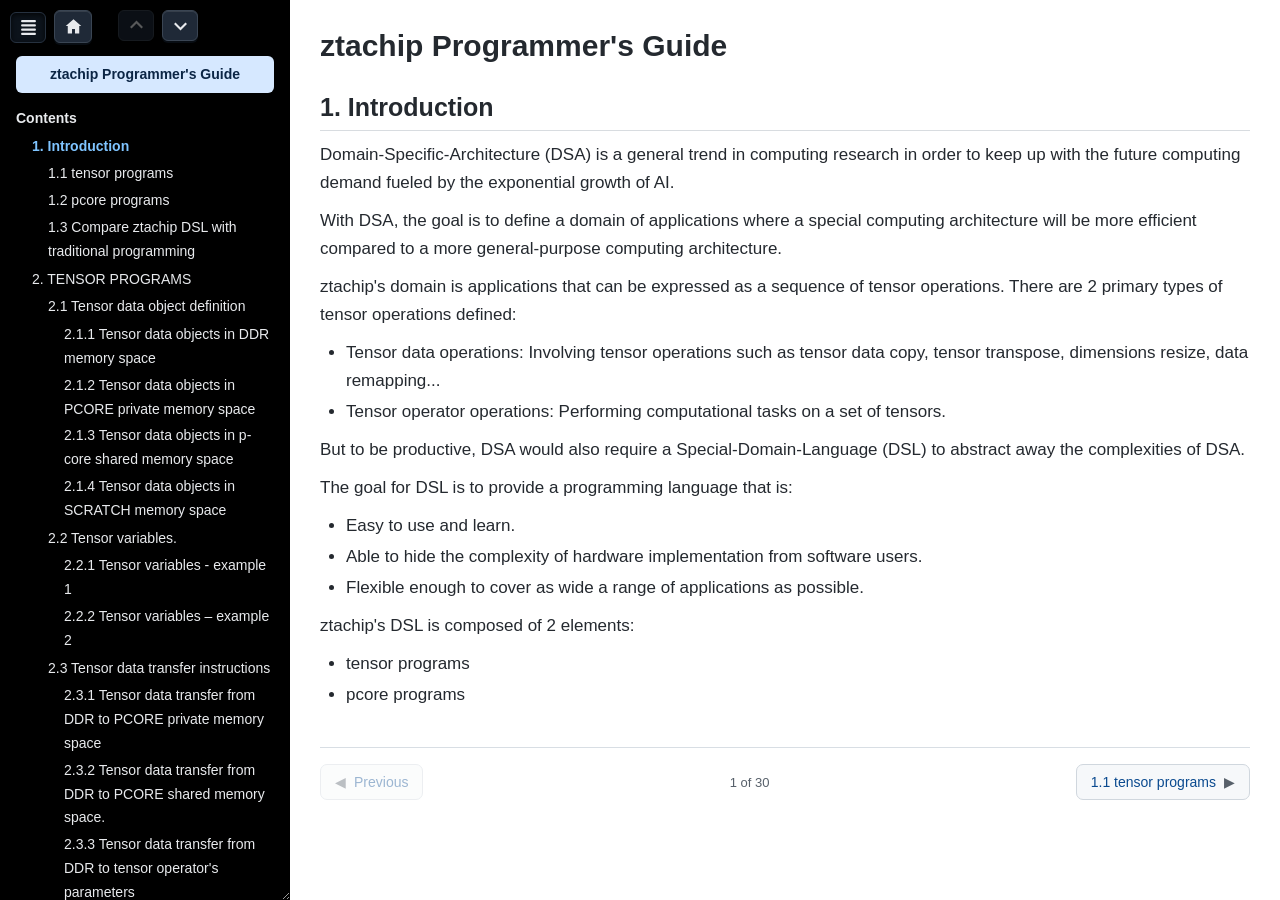
<file: ztachip_programmer_guide.html>
<!DOCTYPE html>
<html lang="en">
<head>
<meta charset="utf-8">
<meta name="viewport" content="width=device-width, initial-scale=1">
<title>ztachip Programmer&#x27;s Guide</title>
<link rel="icon" href="data:image/svg+xml,%3Csvg%20viewBox%3D%220%200%2060%2060%22%20xmlns%3D%22http%3A//www.w3.org/2000/svg%22%3E%3Crect%20x%3D%222%22%20y%3D%222%22%20width%3D%2216%22%20height%3D%2216%22%20rx%3D%224%22%20fill%3D%22%23454f5f%22/%3E%3Crect%20x%3D%2222%22%20y%3D%222%22%20width%3D%2216%22%20height%3D%2216%22%20rx%3D%224%22%20fill%3D%22%23454f5f%22/%3E%3Crect%20x%3D%2242%22%20y%3D%222%22%20width%3D%2216%22%20height%3D%2216%22%20rx%3D%224%22%20fill%3D%22%23454f5f%22/%3E%3Crect%20x%3D%222%22%20y%3D%2222%22%20width%3D%2216%22%20height%3D%2216%22%20rx%3D%224%22%20fill%3D%22%23454f5f%22/%3E%3Crect%20x%3D%2222%22%20y%3D%2222%22%20width%3D%2216%22%20height%3D%2216%22%20rx%3D%224%22%20fill%3D%22%232fd3c0%22/%3E%3Crect%20x%3D%2242%22%20y%3D%2222%22%20width%3D%2216%22%20height%3D%2216%22%20rx%3D%224%22%20fill%3D%22%23454f5f%22/%3E%3Crect%20x%3D%222%22%20y%3D%2242%22%20width%3D%2216%22%20height%3D%2216%22%20rx%3D%224%22%20fill%3D%22%23454f5f%22/%3E%3Crect%20x%3D%2222%22%20y%3D%2242%22%20width%3D%2216%22%20height%3D%2216%22%20rx%3D%224%22%20fill%3D%22%23454f5f%22/%3E%3Crect%20x%3D%2242%22%20y%3D%2242%22%20width%3D%2216%22%20height%3D%2216%22%20rx%3D%224%22%20fill%3D%22%23454f5f%22/%3E%3C/svg%3E">
<style>
:root { color-scheme: light; }
body { margin:0; background:#ffffff; color:#24292f;
       font-family:-apple-system,BlinkMacSystemFont,'Segoe UI',Helvetica,Arial,sans-serif;
       font-size:17px; line-height:1.65; }
h1,h2,h3,h4,h5,h6 { line-height:1.3; margin:26px 0 10px 0; }
h1 { font-size:30px; } h2 { font-size:25px; border-bottom:1px solid #d8dce0;
     padding-bottom:6px; } h3 { font-size:20px; } h4 { font-size:18px; }
h5,h6 { font-size:17px; }
a { color:#0a58ca; }
img { max-width:100%; }
p { margin:10px 0; }
ul { margin:8px 0 8px 0; padding-left:26px; }
li { margin:3px 0; }
hr { border:0; border-top:1px solid #d8dce0; margin:24px 0; }

pre { background:#e4e6e8; padding:12px 14px; border:1px solid #d8dce0;
      border-radius:6px; overflow-x:auto; }
pre code { background:transparent; color:#1f2328; padding:0;
           font-size:14px; line-height:1.55; }
code { background:#e4e6e8; color:#1f2328; padding:1px 4px; border-radius:4px;
       font-family:'Cascadia Code',Consolas,'Liberation Mono',monospace;
       font-size:14px; }


table { border-collapse:collapse; margin:8px 0 16px 0; }
th, td { border:1px solid #c9ced4; padding:6px 10px; vertical-align:top; }
th { background:#eef1f4; text-align:left; }

details > summary { cursor:pointer; }

.layout { display:flex; align-items:flex-start; gap:0; }
.side { flex:0 0 auto; width:290px; min-width:150px; max-width:70%;
        resize:horizontal; overflow:auto; height:100vh; box-sizing:border-box;
        position:sticky; top:0; background:#000000; color:#e8eaed;
        padding:56px 16px 26px 16px; font-size:14px; line-height:1.7; }
.side a { color:#e8eaed; text-decoration:none; }
.side a:hover { text-decoration:underline; }
.side ul { list-style:none; margin:4px 0 4px 4px; padding-left:12px; }
.side .plate { background:#d6e8ff; color:#0b2545; padding:9px 10px;
        border-radius:6px; text-align:center; font-weight:bold;
        margin:0 0 14px 0; line-height:1.35; }
.main { flex:1 1 auto; min-width:0; padding:0 30px; max-width:940px; }
.page { padding:0 40px; max-width:960px; margin:0 auto; }

/* landing page */
.hero { text-align:center; padding:38px 24px 30px 24px; margin:0 0 6px 0;
        background:#0b2545; color:#ffffff; border-radius:12px; }
.hero .mark { width:66px; height:66px; display:block; margin:0 auto 16px auto; }
.hero h1 { margin:0 0 12px 0; font-size:36px; color:#ffffff;
        border:0; letter-spacing:-0.5px; }
.hero p { margin:0 auto; max-width:640px; font-size:17px; color:#c8d6e8;
        line-height:1.55; }
.cards { display:grid; grid-template-columns:repeat(auto-fit,minmax(300px,1fr));
        gap:16px; margin:26px 0 40px 0; }
.card { display:block; text-decoration:none; background:#f6f8fa;
        border:1px solid #d0d7de; border-radius:10px; padding:18px 20px;
        transition:border-color .15s, box-shadow .15s, transform .15s; }
.card:hover { border-color:#0a6abf; box-shadow:0 4px 14px rgba(10,37,69,.10);
        transform:translateY(-2px); }
/* the starting point, picked out from the reference guides */
.card.start { background:#e8f7ec; border-color:#9fd3ae; }
.card.start:hover { border-color:#2f8f4e; box-shadow:0 4px 14px rgba(47,143,78,.18); }
.card .t { display:block; color:#0a4a8f; font-weight:700; font-size:17px;
        margin-bottom:7px; }
.card .d { display:block; color:#41484f; font-size:14px; line-height:1.55; }

/* toolbar: show / hide the navigation panel, and return home */
.navbar { position:fixed; top:10px; left:10px; z-index:40;
        display:flex; align-items:flex-start; gap:8px; }
.navbtn { display:inline-flex; align-items:center; justify-content:center;
        width:36px; height:31px; padding:0; cursor:pointer;
        background:#1f2937; color:#e8eaed; border:1px solid #3a4553;
        border-radius:6px;
        box-shadow:0 2px 0 #080d13, inset 0 1px 0 rgba(255,255,255,.10); }
.navbtn:hover { background:#2b3a4d; }
.navbtn .ico { width:17px; height:17px; fill:currentColor; display:block; }
/* the contents button sits pressed in while the panel is open */
body:not(.nav-hidden) .navtoggle { background:#0c131b; border-color:#26313f;
        box-shadow:inset 0 2px 5px rgba(0,0,0,.7); transform:translateY(2px); }
body.nav-hidden .side { display:none; }
/* step to the previous or next section; dimmed at the ends of the document */
.navbar .gap { width:10px; }
.navbtn.off { opacity:.38; cursor:default; box-shadow:none; }
.navbtn.off:hover { background:#1f2937; }

/* one section at a time, with a pager below it */
.sec { display:none; }
.sec.on { display:block; }
.pagerbar { display:flex; align-items:center; justify-content:space-between;
        gap:12px; margin:38px 0 44px 0; padding-top:16px;
        border-top:1px solid #d8dee4; }
.pbtn { display:inline-flex; align-items:center; gap:8px; max-width:42%;
        padding:9px 14px; cursor:pointer; font-family:inherit; font-size:14px;
        color:#0a4a8f; background:#f6f8fa; border:1px solid #d0d7de;
        border-radius:7px; text-align:left; }
.pbtn:hover { background:#eaf2fb; border-color:#0a6abf; }
.pbtn.off { opacity:.4; cursor:default; }
.pbtn.off:hover { background:#f6f8fa; border-color:#d0d7de; }
.pbtn .lbl { overflow:hidden; text-overflow:ellipsis; white-space:nowrap; }
.pbtn .arrow { flex:0 0 auto; color:#57606a; }
.pgcount { flex:0 0 auto; color:#57606a; font-size:13px; white-space:nowrap; }
/* the section being read, marked in the contents panel */
.side a.here { color:#7fc4ff; font-weight:bold; }

/* phones: the panel covers the screen, and closes once a section is chosen */
@media (max-width:820px) {
  .layout { display:block; }
  .side { position:fixed; inset:0; width:100% !important; max-width:none;
          height:100vh; resize:none; padding:60px 20px 30px 20px;
          font-size:16px; z-index:30; }
  .main { padding:52px 18px 0 18px; max-width:none; }
  .page { padding:52px 18px 0 18px; }
  /* the arrows would act on the document behind the contents overlay */
  body:not(.nav-hidden) .navbar .gap,
  body:not(.nav-hidden) #secprev,
  body:not(.nav-hidden) #secnext { display:none; }
  .pgcount { display:none; }
  .pbtn { max-width:48%; }
}
</style>
</head>
<body>
<div class="layout"><div class="side">
<div class="plate">ztachip Programmer&#x27;s Guide</div>
<b>Contents</b>
<ul>
<li><a href="#1-introduction">1. Introduction</a></li>
<ul>
<li><a href="#11-tensor-programs">1.1 tensor programs</a></li>
<li><a href="#12-pcore-programs">1.2 pcore programs</a></li>
<li><a href="#13-compare-ztachip-dsl-with-traditional-programming">1.3 Compare ztachip DSL with traditional programming</a></li>
</ul>
<li><a href="#2-tensor-programs">2. TENSOR PROGRAMS</a></li>
<ul>
<li><a href="#21-tensor-data-object-definition">2.1 Tensor data object definition</a></li>
<ul>
<li><a href="#211-tensor-data-objects-in-ddr-memory-space">2.1.1 Tensor data objects in DDR memory space</a></li>
<li><a href="#212-tensor-data-objects-in-pcore-private-memory-space">2.1.2 Tensor data objects in PCORE private memory space</a></li>
<li><a href="#213-tensor-data-objects-in-p-core-shared-memory-space">2.1.3 Tensor data objects in p-core shared memory space</a></li>
<li><a href="#214-tensor-data-objects-in-scratch-memory-space">2.1.4 Tensor data objects in SCRATCH memory space</a></li>
</ul>
<li><a href="#22-tensor-variables">2.2 Tensor variables.</a></li>
<ul>
<li><a href="#221-tensor-variables---example-1">2.2.1 Tensor variables - example 1</a></li>
<li><a href="#222-tensor-variables-example-2">2.2.2 Tensor variables – example 2</a></li>
</ul>
<li><a href="#23-tensor-data-transfer-instructions">2.3 Tensor data transfer instructions</a></li>
<ul>
<li><a href="#231-tensor-data-transfer-from-ddr-to-pcore-private-memory-space">2.3.1 Tensor data transfer from DDR to PCORE private memory space</a></li>
<li><a href="#232-tensor-data-transfer-from-ddr-to-pcore-shared-memory-space">2.3.2 Tensor data transfer from DDR to PCORE shared memory space.</a></li>
<li><a href="#233-tensor-data-transfer-from-ddr-to-tensor-operators-parameters">2.3.3 Tensor data transfer from DDR to tensor operator&#x27;s parameters</a></li>
<li><a href="#234-tensor-data-transfer-from-tensor-operators-parameters-to-ddr">2.3.4 Tensor data transfer from tensor operator&#x27;s parameters to DDR</a></li>
<li><a href="#235-tensor-data-transfer-from-ddr-to-scratch">2.3.5 Tensor data transfer from DDR to SCRATCH</a></li>
<li><a href="#236-tensor-data-transfer-from-scratch-to-ddr">2.3.6 Tensor data transfer from SCRATCH to DDR</a></li>
<li><a href="#237-tensor-data-transfer-from-scratch-to-ddr">2.3.7 Tensor data transfer from SCRATCH to DDR</a></li>
<li><a href="#238-setting-tensor-operators-global-parameters">2.3.8 Setting tensor operator&#x27;s global parameters</a></li>
<li><a href="#239-broadcast-transfer-to-pcore-memory-space">2.3.9 Broadcast transfer to PCORE memory space.</a></li>
<li><a href="#2310-multi-cast-transfer-to-pcore-memory-space">2.3.10 Multi-cast transfer to PCORE memory space.</a></li>
<li><a href="#2311-tensor-reshaping">2.3.11 Tensor reshaping</a></li>
<li><a href="#2312-setting-out-of-bound-access-values">2.3.12 Setting Out-of-bound access values</a></li>
<li><a href="#2313-dimension-casting">2.3.13 Dimension casting</a></li>
<li><a href="#2314-data-reordering">2.3.14 Data reordering</a></li>
<li><a href="#2315-concurrent-transfer">2.3.15 Concurrent transfer</a></li>
<li><a href="#2316-tensor-transfer-with-boundary-check-disabled">2.3.16 Tensor transfer with boundary check disabled.</a></li>
<li><a href="#2317-tensor-transfer-with-overlay-dimension">2.3.17 Tensor transfer with overlay dimension</a></li>
<li><a href="#2318-tensor-padding-values">2.3.18 Tensor padding values</a></li>
<li><a href="#2319-tensor-transfer-data-types">2.3.19 Tensor transfer data types</a></li>
<li><a href="#2320-tensor-data-transfer-in-repeat-mode">2.3.20 Tensor data transfer in REPEAT mode</a></li>
<li><a href="#2321-tensor-data-remap">2.3.21 Tensor data remap</a></li>
<li><a href="#2322-barrier">2.3.22 BARRIER</a></li>
<li><a href="#2323-latest">2.3.23 LATEST</a></li>
<li><a href="#2324-constant-filler">2.3.24 CONSTANT FILLER</a></li>
</ul>
<li><a href="#24-tensor-operator-execution">2.4 Tensor operator execution</a></li>
<ul>
<li><a href="#241-tensor-operator-syntax">2.4.1 Tensor operator syntax</a></li>
</ul>
<li><a href="#25-fpu-operators">2.5 FPU operators</a></li>
<ul>
<li><a href="#251-fpu-operators-definitions">2.5.1 FPU operators definitions</a></li>
<li><a href="#252-fpu-memory-accessexecution-overlay">2.5.2 FPU memory-access/execution overlay</a></li>
<li><a href="#253-fpu-grouping">2.5.3 FPU grouping</a></li>
</ul>
<li><a href="#26-host-supporting-functions">2.6 HOST SUPPORTING FUNCTIONS</a></li>
<ul>
<li><a href="#261-void-ztainit">2.6.1 void ztaInit</a></li>
<li><a href="#262-void-ztadualhartexecutevoidfuncvoid-intvoid-pparm">2.6.2 void ztaDualHartExecute</a></li>
<li><a href="#263-void-ztataskyield">2.6.3 void ztaTaskYield</a></li>
<li><a href="#264-uint32_t-ztabuildkernelfuncuint32_t-_funcint-num_pcoreint-num_tid">2.6.4 uint32_t ztaBuildKernelFunc</a></li>
<li><a href="#265-void-ztaallocsharedmemint-_size">2.6.5 void *ztaAllocSharedMem</a></li>
<li><a href="#266-void-ztafreesharedmemvoid-p">2.6.6 void ztaFreeSharedMem</a></li>
<li><a href="#267-void-ztabuildspubundleint-numspuimg">2.6.7 void *ztaBuildSpuBundle</a></li>
<li><a href="#268-void-ztainitpcoreuint16_t-_image">2.6.8 void ztaInitPcore</a></li>
<li><a href="#269-void-ztainitstreamuint16_t-_spu">2.6.9 void ztaInitStream</a></li>
<li><a href="#2610-void-ztajobdoneunsigned-int-job_id">2.6.10 void ztaJobDone</a></li>
<li><a href="#2611-bool-ztareadresponseuint32_t-resp">2.6.11 bool ztaReadResponse</a></li>
</ul>
</ul>
<li><a href="#3-pcore-programs">3. PCORE PROGRAMS</a></li>
<ul>
<li><a href="#31-vliw-instructions">3.1 VLIW instructions</a></li>
<ul>
<li><a href="#311-vector-operations">3.1.1 vector operations</a></li>
<li><a href="#312-scalar-operations">3.1.2 scalar operations</a></li>
<li><a href="#313-control-operations">3.1.3 control operations</a></li>
</ul>
<li><a href="#32-general-syntax">3.2 General syntax</a></li>
<li><a href="#33-class-declaration">3.3 Class declaration</a></li>
<li><a href="#34-memory-layout">3.4 Memory layout</a></li>
<li><a href="#35-tensor-variables">3.5 Tensor variables</a></li>
<ul>
<li><a href="#351-data-types">3.5.1 Data types</a></li>
<li><a href="#352-variable-types">3.5.2 Variable types</a></li>
</ul>
<li><a href="#36-tensor-operators">3.6 Tensor operators</a></li>
<li><a href="#37-_vmask">3.7 _VMASK</a></li>
<li><a href="#38-comparison-operators">3.8 COMPARISON OPERATORS</a></li>
<ul>
<li><a href="#381-gev1v2">3.8.1 GE</a></li>
<li><a href="#382-gtv1v2">3.8.2 GT</a></li>
<li><a href="#383-lev1v2">3.8.3 LE</a></li>
<li><a href="#384-ltv1v2">3.8.4 LT</a></li>
<li><a href="#385-eqv1v2">3.8.5 EQ</a></li>
<li><a href="#386-nev1v2">3.8.6 NE</a></li>
</ul>
<li><a href="#39-floating-point-operators">3.9 FLOATING POINT OPERATORS</a></li>
<ul>
<li><a href="#391-conv_float">3.9.1 CONV_FLOAT</a></li>
</ul>
<li><a href="#310-subfield-operators">3.10 SUBFIELD OPERATORS</a></li>
<ul>
<li><a href="#3101-n0-n1">3.10.1 N0-N1</a></li>
<li><a href="#3102-b0-b1">3.10.2 B0-B1</a></li>
</ul>
</ul>
<li><a href="#4-debugging">4. DEBUGGING</a></li>
<li><a href="#5-build-procedures">5. BUILD PROCEDURES</a></li>
<ul>
<li><a href="#51-example">5.1 Example</a></li>
</ul>
<li><a href="#6-examples">6. EXAMPLES</a></li>
<ul>
<li><a href="#61-basic-example">6.1 Basic example</a></li>
<ul>
<li><a href="#611-tensor-program-code-examplem">6.1.1 Tensor program code</a></li>
<li><a href="#612-pcore-program-code-examplep">6.1.2 pcore program code</a></li>
</ul>
<li><a href="#62-example-running-dual-tensor-threads">6.2 Example running dual tensor-threads</a></li>
<ul>
<li><a href="#621-examplem">6.2.1 example.m</a></li>
<li><a href="#622-pcore-program-code-examplep">6.2.2 pcore program code</a></li>
</ul>
<li><a href="#63-example-of-using-tensor-data-remap-function">6.3 Example of using tensor data-remap function.</a></li>
<ul>
<li><a href="#631-tensor-program-code-examplem">6.3.1 Tensor program code</a></li>
<li><a href="#632-pcore-program-code-examplep">6.3.2 pcore program code</a></li>
</ul>
<li><a href="#64-more-examples">6.4 More examples</a></li>
</ul>
</ul>
</div><div class="main"><div class="navbar"><button class="navbtn navtoggle" onclick="navToggle()" title="Show or hide the contents" aria-label="Contents"><svg class="ico" viewBox="0 0 16 16" aria-hidden="true"><rect x="1" y="1" width="14" height="2" rx="1"/><rect x="1" y="5" width="14" height="2" rx="1"/><rect x="1" y="9" width="14" height="2" rx="1"/><rect x="1" y="13" width="14" height="2" rx="1"/></svg></button><a class="navbtn" href="index.html" title="Home" aria-label="Home"><svg class="ico" viewBox="0 0 16 16" aria-hidden="true"><path d="M8 1.2 0.7 7.6h1.9V14.6h4V10.4h2.8v4.2h4V7.6h1.9z"/></svg></a><span class="gap"></span><button class="navbtn" id="secprev" onclick="secStep(-1)" title="Previous section" aria-label="Previous section"><svg class="ico" viewBox="0 0 16 16" aria-hidden="true"><path d="M8 3.4 14.1 9.5 12.7 10.9 8 6.2 3.3 10.9 1.9 9.5z"/></svg></button><button class="navbtn" id="secnext" onclick="secStep(1)" title="Next section" aria-label="Next section"><svg class="ico" viewBox="0 0 16 16" aria-hidden="true"><path d="M8 12.6 1.9 6.5 3.3 5.1 8 9.8 12.7 5.1 14.1 6.5z"/></svg></button></div><section class="sec on"><h1 id="ztachip-programmers-guide">ztachip Programmer&#x27;s Guide</h1>
<h2 id="1-introduction">1. Introduction</h2>
<p>Domain-Specific-Architecture (DSA) is a general trend in computing research in order to keep up with the future computing demand fueled by the exponential growth of AI.</p>
<p>With DSA, the goal is to define a domain of applications where a special computing architecture will be more efficient compared to a more general-purpose computing architecture.</p>
<p>ztachip&#x27;s domain is applications that can be expressed as a sequence of tensor operations. There are 2 primary types of tensor operations defined:</p>
<ul>
<li>Tensor data operations: Involving tensor operations such as tensor data copy, tensor transpose, dimensions resize, data remapping...</li>
<li>Tensor operator operations: Performing computational tasks on a set of tensors.</li>
</ul>
<p>But to be productive, DSA would also require a Special-Domain-Language (DSL) to abstract away the complexities of DSA.</p>
<p>The goal for DSL is to provide a programming language that is:</p>
<ul>
<li>Easy to use and learn.</li>
<li>Able to hide the complexity of hardware implementation from software users.</li>
<li>Flexible enough to cover as wide a range of applications as possible.</li>
</ul>
<p>ztachip&#x27;s DSL is composed of 2 elements:</p>
<ul>
<li>tensor programs</li>
<li>pcore programs</li>
</ul>
</section>
<section class="sec"><h3 id="11-tensor-programs">1.1 tensor programs</h3>
<p>Tensor programs are code that runs on a host processor such as RISCV. They generate and send proprietary tensor instructions to ztachip&#x27;s master processor called tensor-core.</p>
<p>Tensor programs have suffix *.m</p>
<p>Tensor programs are primarily C-programs but with some special extensions. There is a special ztachip compiler that converts these special extensions to tensor instructions before the program can then be compiled with standard RISCV C/C++ compiler.</p>
<p>With tensor programs, programmers express the problems as a sequence of high-level tensor instructions. Computational tasks are presented as tensor operators that will be defined later by pcore programs.</p>
<p>tensor programs can be further executed on 2 separate SW threads with each SW thread emitting tensor instructions to one of the 2 hardware threads called t-threads available from tensor-core.</p>
<p>t-threads improve performance since they allow for tensor data operations from one t-thread to be overlapped with tensor operator operations from the other t-thread.</p>
</section>
<section class="sec"><h3 id="12-pcore-programs">1.2 pcore programs</h3>
<p>pcore programs implement the tensor operators that can be invoked by tensor programs.</p>
<p>pcore programs are executed on an array of ztachip&#x27;s proprietary VLIW processors called p-cores. VLIW stands for very-long-instruction-word where each instruction can perform many operations at the same time.</p>
<p>pcore programs are files with suffix *.p pcore programs are multi-threaded with 16 threads. These threads are hardware-based threads without overhead and dispatched in a round-robin fashion. We call these p-threads.</p>
<p>Tensor operators are presented as operators of C++ object class. Related tensor operators are then grouped together under the same C++ object class. These object classes are single instance objects so they are statically allocated. Due to limited memory available, these objects are overlapped in memory allocation. Therefore, users must partition these objects in such a way that they are not in use at the same time.</p>
</section>
<section class="sec"><h3 id="13-compare-ztachip-dsl-with-traditional-programming">1.3 Compare ztachip DSL with traditional programming</h3>
<p>With traditional programming, data and execution steps are often interleaved.</p>
<p>Traditional architecture requires data to be loaded first from memory to on-chip registers before computational steps can take place. But this would create a lot of memory round trip delay and stall cycles especially when data is not readily available in cache.</p>
<p>But with ztachip, computation and data transfer with external memory are decoupled from one another.</p>
<p>With ztachip, data is loaded/saved between external memory and pcore&#x27;s internal memory in a streaming fashion with advanced data fetching and no round-trip delay. This results in huge gain in memory bandwidth usage efficiencies. Computational steps are also very efficient without any memory stall cycles since computation references pcore&#x27;s internal memory only.</p>
<p>Also, computational steps being represented as tensor operators provide a natural way to express algorithm parallelism where many computational units can perform similar computation on many different elements of tensors.</p>
</section>
<section class="sec"><h2 id="2-tensor-programs">2. TENSOR PROGRAMS</h2>
<p>Tensor programs are C-codes that are executed on host processor such as RISCV.</p>
<p>Tensor program emits tensor instructions to the tensor-core. Tensor instructions perform functions such as</p>
<ul>
<li>tensor memory operations such as data copy, resize, reshape...</li>
<li>Dispatching tensor operator executions defined by p-core programs.</li>
</ul>
<p>Tensor programs are C programs with special embedded tensor syntax extensions. Tensor extensions are lines that begin with character &#x27;&gt;&#x27;.</p>
<p>ztachip special compiler replaces these special extensions with appropriate tensor instruction binaries that are then pushed to tensor processor&#x27;s instruction queue.</p>
<p>There can be up to 2 hardware-based threads running in the tensor core. We call these t-threads.</p>
<p>t-threads are useful in interleaving memory operation cycle from one t-thread with tensor operator execution cycle from the other t-thread. This greatly improves memory bandwidth efficiencies.</p>
</section>
<section class="sec"><h3 id="21-tensor-data-object-definition">2.1 Tensor data object definition</h3>
<p>Tensor data objects can be viewed as data variables in tensor programming paradigm.</p>
<p>Tensor data objects are often defined as a sub-tensor of another tensor object. Sub-tensors are defined by specifying index ranges of tensor dimensions.</p>
<p>Tensors can be resided in</p>
<ul>
<li>p-core private memory space. In this space, each of p-core&#x27;s 16 p-threads has its own private memory.</li>
<li>p-core shared memory space. In this space, all of p-core&#x27;s 16 p-threads shared the same memory space.</li>
<li>p-core memory space is further partitioned into 2 separate spaces with each space assigned to each of the two t-threads from tensor-core.</li>
<li>external DDR memory space.</li>
<li>SCRATCH space. This is similar to L2 cache in traditional CPU architecture.</li>
</ul>
<h4 id="211-tensor-data-objects-in-ddr-memory-space">2.1.1 Tensor data objects in DDR memory space</h4>
<p>External DDR tensor has the syntax below. It specifies a tensor as a sub-tensor of another tensor by specifying its dimension index range.</p>
<pre><code>DDR(pointer,dim,dim,...)[start:stride:end]...[start:stride:end]</code></pre>
<table>
<tr><th>Name</th><th>Description</th></tr>
<tr><td>pointer</td><td>memory address where tensor is stored in DDR memory</td></tr>
<tr><td>dim</td><td>tensor dimensions. If omitted than tensor is 1-D spanning the entire DDR memory range.</td></tr>
<tr><td>start</td><td>starting index of dimension range.</td></tr>
<tr><td>stride</td><td>stride of the dimension range.</td></tr>
<tr><td>end</td><td>ending index of dimension range.</td></tr>
</table>
<h5 id="2111-example-1">2.1.1.1 Example 1</h5>
<p>Example below specifies a tensor that is a sub-set of a tensor 100x200 resided at memory location p. The tensor subset has dimension 20x10 spanning row 0-19 and column 20-29 of original tensor.</p>
<pre><code>DDR(p,100,200)[0:1:19][20:1:29]</code></pre>
<h5 id="2112-example-2">2.1.1.2 Example 2</h5>
<p>If stride of index range is ignored, then 1 is assumed</p>
<p>Tensor definition below is identical to the one defined in example 1.</p>
<pre><code>DDR(p,100,200)[0:19][20:29]</code></pre>
<h5 id="2113-example-3">2.1.1.3 Example 3</h5>
<p>If begin of index range is ignored, then 0 is assumed</p>
<p>Tensor definition below is identical to the one defined in example 1.</p>
<pre><code>DDR(p,100,200)[:19][:29]</code></pre>
<h5 id="2114-example-4">2.1.1.4 Example 4</h5>
<p>If end of index range is ignored, then end of dimension range is assumed.</p>
<p>In example below, tensor spans from row index=0 to 99 and spans from column index=20 to 199.</p>
<pre><code>DDR(p,100,200)[0:][20:]</code></pre>
<h4 id="212-tensor-data-objects-in-pcore-private-memory-space">2.1.2 Tensor data objects in PCORE private memory space</h4>
<p>Tensors that are allocated in p-core private memory space have the following syntax</p>
<pre><code>PCORE(dim,...)
     [start:stride:end]...[start:stride:end]
     .thread[start:stride:end]
     .class::variable[start:stride:end]...[start:stride:end]</code></pre>
<table>
<tr><th>Name</th><th>Description</th></tr>
<tr><td>dim</td><td>p-cores can be arranged as an 1-D array or 2D array. If dim is not specified, then a 1-D arrangement of all available p-cores is assumed.</td></tr>
<tr><td>start</td><td>starting index of dimension range.</td></tr>
<tr><td>stride</td><td>stride of the dimension range.</td></tr>
<tr><td>end</td><td>ending index of dimension range.</td></tr>
<tr><td>thread</td><td>referencing the 16 p-threads.</td></tr>
<tr><td>class</td><td>class name of variable. variables in pcore&#x27;s memory space are grouped together by class object.</td></tr>
<tr><td>variable</td><td>variable holding tensor data in pcore memory space.</td></tr>
</table>
<h5 id="2121-example-1">2.1.2.1 Example 1</h5>
<p>Example below, pcores are arranged as 1-D array of VLIW processors. The tensor spans all 8 p-cores. And at each p-core, we span all 16 threads. And at each thread we reference all elements of variable class::private_variable that is defined by p-core programs as a 2x8 array.</p>
<pre><code>PCORE(8)[0:7].thread[0:15].class::private_variable[0:1][0:7]</code></pre>
<h5 id="2122-example-2">2.1.2.2 Example 2</h5>
<p>Example below is similar to previous example except for p-cores being arranged as 4x2 array of processors. Below we span all pcores by row and column indexing.</p>
<pre><code>PCORE(4,2)[0:3][0:1].thread[0:15].class::private_variable[0:1][0:7]</code></pre>
<h4 id="213-tensor-data-objects-in-p-core-shared-memory-space">2.1.3 Tensor data objects in p-core shared memory space</h4>
<p>Tensors that are allocated in p-core shared memory space are similar to tensor in p-core private memory space except that the thread dimension is now omitted.</p>
<pre><code>PCORE(dim,...)
     [start:stride:end]...[start:stride:end]
     .class::variable[start:stride:end]...[start:stride:end]</code></pre>
<table>
<tr><th>Name</th><th>Description</th></tr>
<tr><td>dim</td><td>p-cores can be arranged as an 1-D array or 2D array.<br>If dim is not specified, then a 1-D arrangement of all available p-cores is assumed.</td></tr>
<tr><td>start</td><td>starting index of dimension range.</td></tr>
<tr><td>stride</td><td>stride of the dimension range.</td></tr>
<tr><td>end</td><td>ending index of dimension range.</td></tr>
<tr><td>class</td><td>class name of variable. variables in pcore&#x27;s memory space are grouped together by class object.</td></tr>
<tr><td>variable</td><td>variable holding tensor data in pcore memory space.</td></tr>
</table>
<h5 id="2131-example-1">2.1.3.1 Example 1</h5>
<p>Example below, pcores are arranged as 1-D array of processors. The referenced tensor spans all 8 p-cores. And at each pcore we reference all elements of variable class::shared_variable that is defined in p-core programs as a 2x8 array. Note that we don&#x27;t span the thread dimension since shared memory space has no thread dimension.</p>
<pre><code>PCORE(8)[0:7].class::shared_variable[0:1][0:7]</code></pre>
<h4 id="214-tensor-data-objects-in-scratch-memory-space">2.1.4 Tensor data objects in SCRATCH memory space</h4>
<p>ztachip has an internal SRAM memory block, and we call this memory region SCRATCH memory space.</p>
<p>SCRATCH purpose is to provide general memory storage.</p>
<p>Tensors can be copied between DDR, PCORE and SCRATCH memory space.</p>
<p>Tensors allocated in SCRATCH space has the format below</p>
<pre><code>SCRATCH(pointer,dim,dim,...)[start:stride:end]...[start:stride:end]</code></pre>
<table>
<tr><th>Name</th><th>Description</th></tr>
<tr><td>pointer</td><td>Tensor memory address in SCRATCH space.<br>0 = start of SCRATCH memory space.<br>SCRATCH maximum size (in bytes) is defined by SRAM_SIZE macro.</td></tr>
<tr><td>dim</td><td>tensor dimensions. If omitted than tensor is 1-D spanning the entire SCRATCH memory space.</td></tr>
<tr><td>start</td><td>starting index of dimension range.</td></tr>
<tr><td>stride</td><td>stride of the dimension range.</td></tr>
<tr><td>end</td><td>ending index of dimension range.</td></tr>
</table>
<p>Usage of this tensor is similar to DDR tensors as defined in 2.1.1</p>
</section>
<section class="sec"><h3 id="22-tensor-variables">2.2 Tensor variables.</h3>
<p>Tensor variables are tensor alias. They are faster to reference in tensor programs.</p>
<p>Tensor variable name must start with character &#x27;$&#x27;.</p>
<p>Example below is an example of a tensor variable declaration and definition.</p>
<pre><code>// First declare the variable
&gt; VAR $coef_pcore;

// Then assign variable with a tensor definition.
&gt; $coef_pcore := PCORE(8)[0:7].convolution::coef[0:1][0:7];</code></pre>
<p>Wherever $coef_pcore being referenced, the expression representing the variable will be substituted in its place.</p>
<p>Tensor variables can also have an argument. The argument is specified when tensor variables are being referenced. &#x27;$&#x27; is tensor variable&#x27;s argument place holder.</p>
<h4 id="221-tensor-variables---example-1">2.2.1 Tensor variables - example 1</h4>
<p>If a tensor variable $coef_ddr is defined as</p>
<pre><code>&gt; VAR $coef_pcore;
&gt; $coef_ddr := MEM(coef,100,200)[$][0:199];</code></pre>
<p>Then</p>
<pre><code>$coef_ddr[jj]</code></pre>
<p>is the same as below after substituting tensor variable argument $ with jj.</p>
<pre><code>MEM(coef,100,200)[jj][0:199];</code></pre>
<h4 id="222-tensor-variables-example-2">2.2.2 Tensor variables – example 2</h4>
<p>If a tensor variable $coef_ddr is defined as</p>
<pre><code>&gt; VAR $coef_pcore;
&gt; $coef_ddr := MEM(coef,100,200)[$][0:199];</code></pre>
<p>Then</p>
<pre><code>$coef_ddr[0:19]</code></pre>
<p>is the same as below after substituting tensor variable argument $ with [0:19].</p>
<pre><code>MEM(coef,100,200)[0:19][0:199];</code></pre>
</section>
<section class="sec"><h3 id="23-tensor-data-transfer-instructions">2.3 Tensor data transfer instructions</h3>
<p>These instructions are inserted to tensor programs with special syntax line begins with &#x27;&gt;&#x27;</p>
<p>These instructions move tensors from one memory space to another.</p>
<p>In addition to tensor memory transfer, these instructions can also perform many functions such as tensor reshape, dimension resize, data remapping...</p>
<h4 id="231-tensor-data-transfer-from-ddr-to-pcore-private-memory-space">2.3.1 Tensor data transfer from DDR to PCORE private memory space</h4>
<pre><code>&gt;PCORE[0:1].THREAD[0:1].myclass::var[0:1] &lt;= DDR(p)[0:7];</code></pre>
<p>Example above transfers data from a tensor resided in external DDR memory to a tensor resided in pcore&#x27;s private memory space named myclass::var.</p>
<p>The result of the transfer is shown below</p>
<pre><code>PCORE[0].THREAD[0].myclass::var[0] = p[0]
PCORE[0].THREAD[0].myclass::var[1] = p[1]
PCORE[0].THREAD[1].myclass::var[0] = p[2]
PCORE[0].THREAD[1].myclass::var[1] = p[3]
PCORE[1].THREAD[0].myclass::var[0] = p[4]
PCORE[1].THREAD[0].myclass::var[1] = p[5]
PCORE[1].THREAD[1].myclass::var[0] = p[6]
PCORE[1].THREAD[1].myclass::var[1] = p[7]</code></pre>
<h4 id="232-tensor-data-transfer-from-ddr-to-pcore-shared-memory-space">2.3.2 Tensor data transfer from DDR to PCORE shared memory space.</h4>
<pre><code>&gt;PCORE[0:1].myclass::shared_var[0:1] &lt;= DDR(p)[0:3];</code></pre>
<p>Example above transfers data from a tensor resided in external DDR memory to a tensor resided in pcore&#x27;s shared memory space named myclass::shared_var. Tensors in PCORE shared memory space have no thread dimension.</p>
<p>The result of the transfer is shown below</p>
<pre><code>PCORE[0].myclass::shared_var[0] = p[0]
PCORE[0].myclass::shared_var[1] = p[1]
PCORE[1].myclass::shared_var[0] = p[2]
PCORE[1].myclass::shared_var[1] = p[3]</code></pre>
<h4 id="233-tensor-data-transfer-from-ddr-to-tensor-operators-parameters">2.3.3 Tensor data transfer from DDR to tensor operator&#x27;s parameters</h4>
<p>Like C/C++ functions, tensor operators are functions with function parameters declared.</p>
<p>Tensor operator parameters are themselves tensors that reside in pcore private memory space.</p>
<p>Parameters of different operators are overlapped in memory allocation. Therefore, tensor operator parameter&#x27;s content will be overwritten when a different tensor operator being invoked.</p>
<p>Tensor operator parameters will be explained at more details in chapter 3.</p>
<p>Example1:</p>
<pre><code>&gt;PCORE(4)[0:3].THREAD[0:15].myclass::my_op.parm &lt;= DDR(p)[0:63];</code></pre>
<p>Example above set parameter parm of tensor operator my_class::my_op with data from DDR memory.</p>
<p>parm1 is viewed as a tensor of dimension 4x16</p>
<p>Example2:</p>
<pre><code>&gt;PCORE(4)[0:3].THREAD[0:15].myclass::my_op.vparm[0:7] &lt;= DDR(p)[0:511];</code></pre>
<p>Example above set parameter parm1 of tensor operator myclass::my_op with data from DDR memory.</p>
<p>In this example, in the pcore program, vparm is declared as a vector of width 8, therefore parm1 is viewed as a tensor of dimension 4x16x8</p>
<h4 id="234-tensor-data-transfer-from-tensor-operators-parameters-to-ddr">2.3.4 Tensor data transfer from tensor operator&#x27;s parameters to DDR</h4>
<p>Similar to previous section, but now the transfer direction is from tensor operator parameters to DDR memory space.</p>
<p>Tensor operator parameters will be explained at more details in chapter 3.</p>
<p>Example1:</p>
<pre><code>&gt;DDR(p)[0:63] &lt;= PCORE(4)[0:3].THREAD[0:15].myclass::my_op.z;</code></pre>
<p>Example above transfers parameter z of tensor operator myclass::my_op to DDR memory.</p>
<p>In this example, z is viewed as a tensor of dimension 4x16</p>
<p>Example2:</p>
<pre><code>&gt;DDR(p)[0:511] &lt;= PCORE(4)[0:3].THREAD[0:15].myclass::my_op.vz[0:7];</code></pre>
<p>Example above transfers tensor operator parameter vz to DDR memory.</p>
<p>In this example, in the pcore program, vz is declared as vector with width 8, then vz is viewed as a tensor of dimension 4x16x8</p>
<h4 id="235-tensor-data-transfer-from-ddr-to-scratch">2.3.5 Tensor data transfer from DDR to SCRATCH</h4>
<p>Example below shows the data transfer of a tensor in DDR space to a tensor in SCRATCH space.</p>
<pre><code>&gt;SCRATCH(0,256)[:] &lt;= DDR(p,256)[:];</code></pre>
<h4 id="236-tensor-data-transfer-from-scratch-to-ddr">2.3.6 Tensor data transfer from SCRATCH to DDR</h4>
<p>Example below shows the data transfer of a tensor in SCRATCH space to a tensor in DDR space.</p>
<pre><code>&gt;DDR(p,256)[:] &lt;= SCRATCH(0,256)[:];</code></pre>
<h4 id="237-tensor-data-transfer-from-scratch-to-ddr">2.3.7 Tensor data transfer from SCRATCH to DDR</h4>
<h4 id="238-setting-tensor-operators-global-parameters">2.3.8 Setting tensor operator&#x27;s global parameters</h4>
<p>Tensor operator parameters are normally unique and private among pcores and p-threads.</p>
<p>However, tensor operator parameters can be specified to have a global scope.</p>
<p>With global scope, all pcores and all p-threads would share the same parameter.</p>
<p>Tensor operator parameters will be explained at more details in chapter 3.</p>
<pre><code>&gt;myclass::my_op.kk &lt;= INT16(2);</code></pre>
<p>Example above set parameter kk of tensor operator myclass::my_op to 2. This parameter is shared among all pcores and among all p-threads.</p>
<h4 id="239-broadcast-transfer-to-pcore-memory-space">2.3.9 Broadcast transfer to PCORE memory space.</h4>
<p>All pcores may receive the same broadcast data by specifying &#x27;*&#x27; as the PCORE index range.</p>
<h5 id="2391-example">2.3.9.1 Example</h5>
<p>Example below broadcast data to all p-cores.</p>
<pre><code>&gt; PCORE(8)[*].thread[0:15].class::var[0:7] &lt;= DDR(p)[0:127];</code></pre>
<h4 id="2310-multi-cast-transfer-to-pcore-memory-space">2.3.10 Multi-cast transfer to PCORE memory space.</h4>
<p>When pcores are arranged in a 2-D array, all pcores belonged to same row or column can receive the same multi-cast data.</p>
<p>Multi-cast is allowed only when dimensions of pcore array have sizes in power of 2.</p>
<p>Examples below demonstrate the syntax for multi-cast transfers.</p>
<h5 id="23101-example-1">2.3.10.1 Example 1</h5>
<p>In example below, pcores are arranged in a 4x2 array.</p>
<p>All pcores belonged to the same row receive the same multi-cast data.</p>
<p>In example below, multi-cast transfer is identified with character &#x27;*&#x27; in the row index of pcore array.</p>
<pre><code>&gt; PCORE(4,2)[0:3][*].thread[0:15].class::var[0:7] &lt;= DDR(p)[0:511];</code></pre>
<h5 id="23102-example-2">2.3.10.2 Example 2</h5>
<p>In example below, pcores are arranged in a 4x2 array.</p>
<p>All pcores belonged to the same column receive the same multi-cast data.</p>
<p>In example below, multi-cast transfer is identified with character &#x27;*&#x27; in the column index of pcore array.</p>
<pre><code>&gt; PCORE(4,2)[*][0:1].thread[0:15].class::var[0:7] &lt;= DDR(p)[0:255];</code></pre>
<h4 id="2311-tensor-reshaping">2.3.11 Tensor reshaping</h4>
<pre><code>&gt;PCORE[0].THREAD[0:2].myclass::var[0:3] &lt;= DDR(p,100,3,2)[0][0:2][0:3];</code></pre>
<p>Example above transfers data from DDR tensor data object but the DDR dimension indexes are going out-of-bound in some cases.</p>
<p>Tensor data associated with out-of-bound dimension index are substituted with zero for read operation and skipped for write operation.</p>
<p>The result of the transfer is listed below</p>
<pre><code>PCORE[0].THREAD[0].myclass::var[0] = p[0][0][0]
PCORE[0].THREAD[0].myclass::var[1] = p[0][0][1]
PCORE[0].THREAD[0].myclass::var[2] = p[0][0][2] &lt;== Out-of-bound index. Substituted with zero.
PCORE[0].THREAD[0].myclass::var[3] = p[0][0][3] &lt;== Out-of-bound index. Substituted with zero.
PCORE[0].THREAD[1].myclass::var[0] = p[0][1][0]
PCORE[0].THREAD[1].myclass::var[1] = p[0][1][1]
PCORE[0].THREAD[1].myclass::var[2] = p[0][1][2] &lt;== Out-of-bound index. Substituted with zero.
PCORE[0].THREAD[1].myclass::var[3] = p[0][1][3] &lt;== Out-of-bound index. Substituted with zero.
PCORE[0].THREAD[2].myclass::var[0] = p[0][2][0]
PCORE[0].THREAD[2].myclass::var[1] = p[0][2][1]
PCORE[0].THREAD[2].myclass::var[2] = p[0][2][2] &lt;== Out-of-bound index. Substituted with zero.
PCORE[0].THREAD[2].myclass::var[3] = p[0][2][3] &lt;== Out-of-bound index. Substituted with zero.</code></pre>
<h4 id="2312-setting-out-of-bound-access-values">2.3.12 Setting Out-of-bound access values</h4>
<p>During tensor reshaping, out-of-bound values are substituted with zero values by default.</p>
<p>However, different value can be specified instead with the use of PAD keyword.</p>
<p>The example below, data transfer of out-of-bound items will have values of 0xff.</p>
<pre><code>&gt;PCORE[0].THREAD[0:2].myclass::var[0:3] &lt;= PAD(0xff) DDR(p,100,3,2)[0][0:2][0:3];</code></pre>
<h4 id="2313-dimension-casting">2.3.13 Dimension casting</h4>
<p>You can cast the dimension of the components of pcore tensor to different dimension.</p>
<p>Example:</p>
<pre><code>&gt;PCORE(8)[0:7].THREAD[0:15].myclass::myvar[0:15] &lt;= DDR(p)[0:8*16*16-1];</code></pre>
<p>Now recast dimension of thread component from vector of 16 to array of 4x4. And recast myvar dimension from vector of 16 to array of 4x4. Note that the access pattern of the casted components is also changed from 1-D indexing to 2-D indexing access pattern.</p>
<pre><code>&gt;PCORE(8)[0:7].THREAD(4,4)[0:3][0:3].myclass::myvar(4,4)[0:3][0:3] &lt;= DDR(p)[0:8*16*16-1];</code></pre>
<h4 id="2314-data-reordering">2.3.14 Data reordering</h4>
<p>By default, the tensor data access order starts with index going from right to left.</p>
<p>However, the order can be changed from the default by using FOR directive. The order starts with index without a corresponding FOR directive going from right to left and then the order continues with index with a corresponding FOR directive but in the order of the FOR directives going from right to left.</p>
<p>In example below, the access pattern starts with PCORE component indexing and then J for thread component indexing and then K for myvar component indexing.</p>
<pre><code>&gt;FOR(K=0:3) FOR(J=0:1) PCORE[0:2].THREAD[J].myclass::myvar[K] &lt;= DDR(p)[0:2*3*4-1];</code></pre>
<p>The result of the transfer above is listed below</p>
<pre><code>PCORE[0].THREAD[0].myclass::myvar[0] = p[0]
PCORE[1].THREAD[0].myclass::myvar[0] = p[1]
PCORE[2].THREAD[0].myclass::myvar[0] = p[2]
PCORE[0].THREAD[1].myclass::myvar[0] = p[3]
PCORE[1].THREAD[1].myclass::myvar[0] = p[4]
PCORE[2].THREAD[1].myclass::myvar[0] = p[5]
PCORE[0].THREAD[0].myclass::myvar[1] = p[6]
PCORE[1].THREAD[0].myclass::myvar[1] = p[7]
PCORE[2].THREAD[0].myclass::myvar[1] = p[8]
PCORE[0].THREAD[1].myclass::myvar[1] = p[9]
PCORE[1].THREAD[1].myclass::myvar[1] = p[10]
PCORE[2].THREAD[1].myclass::myvar[1] = p[11]
PCORE[0].THREAD[0].myclass::myvar[2] = p[12]
PCORE[1].THREAD[0].myclass::myvar[2] = p[13]
PCORE[2].THREAD[0].myclass::myvar[2] = p[14]
PCORE[0].THREAD[1].myclass::myvar[2] = p[15]
PCORE[1].THREAD[1].myclass::myvar[2] = p[16]
PCORE[2].THREAD[1].myclass::myvar[2] = p[17]
PCORE[0].THREAD[0].myclass::myvar[3] = p[18]
PCORE[1].THREAD[0].myclass::myvar[3] = p[19]
PCORE[2].THREAD[0].myclass::myvar[3] = p[20]
PCORE[0].THREAD[1].myclass::myvar[3] = p[21]
PCORE[1].THREAD[1].myclass::myvar[3] = p[22]
PCORE[2].THREAD[1].myclass::myvar[3] = p[23]</code></pre>
<h4 id="2315-concurrent-transfer">2.3.15 Concurrent transfer</h4>
<p>pcores are VLIW vector processors that operate on data in vector units. Therefore, to be efficient, ztachip requires data to be in vector format.</p>
<p>However, this restriction may not match application data format. And transferring scalar data is not efficient since transfer is done on one scalar element at a time instead of a whole vector at a time.</p>
<p>Concurrent transfer is the solution to this problem.</p>
<p>Concurrent transfers allow transfers to/from pcore&#x27;s memory space to happen concurrently on all pcores at the same time. For example, it would take 8 clocks to access all 8 scalar values when they are not in continuous memory location. But with concurrent transfer mode, all pcores are accessing its memory space at the same time, the net result is that we achieve an access rate of 1 vector data-unit per clock to/from pcore memory space even when data are not aligned in vector format.</p>
<p>Concurrent transfer is enabled with directive CONCURRENT.</p>
<p>CONCURRENT directive applies only to pcore tensors.</p>
<p>However, concurrent transfers are only allowed for the 2 scenarios described in the following sub-sections.</p>
<h5 id="23151-tensor-concurrent-transfer-scenario-1">2.3.15.1 Tensor concurrent transfer – scenario 1.</h5>
<pre><code>&gt;FOR(I=0:7) PCORE(8)[0:7].THREAD[0:15].myclass::myvar(8,8)[:][I] &lt;= DDR(p,1024,8)[0:1023][0:7];</code></pre>
<p>We show below the accessing pattern resulting from tensor transfer instruction above. Note that it takes 8 clocks to set a vector unit from DDR tensor to pcore memory space since data access in vector mode to pcore memory space is not possible.</p>
<pre><code>PCORE[0].THREAD[0].myclass::myvar(8,8)[0][0] &lt;= p[0];
PCORE[0].THREAD[0].myclass::myvar(8,8)[1][0] &lt;= p[1];
PCORE[0].THREAD[0].myclass::myvar(8,8)[2][0] &lt;= p[2];
PCORE[0].THREAD[0].myclass::myvar(8,8)[3][0] &lt;= p[3];
PCORE[0].THREAD[0].myclass::myvar(8,8)[4][0] &lt;= p[4];
PCORE[0].THREAD[0].myclass::myvar(8,8)[5][0] &lt;= p[5];
PCORE[0].THREAD[0].myclass::myvar(8,8)[6][0] &lt;= p[6];
PCORE[0].THREAD[0].myclass::myvar(8,8)[7][0] &lt;= p[7];
  :
  :</code></pre>
<p>By adding CONCURRENT directive, the transfer is now rearranged and interleaved automatically among all the pcores so that the 8-clock access cycles are now overlapped between all the pcores.</p>
<p>This way transfer above can still occur in vector mode at rate of 1 vector per clock.</p>
<p>The transfer now becomes...</p>
<pre><code>&gt;CONCURRENT FOR(I=0:7) PCORE(8)[0:7].THREAD[0:15].myclass::myvar(8,8)[:][I] &lt;= DDR(p,1024,8)[0:1023][0:7];</code></pre>
<p>This type of concurrent transfers is very useful since it is a very common scenario when your data are not vectors but you like to group scalar data as elements of vectors for pcores to process them simultaneously in vector mode.</p>
<h5 id="23152-tensor-concurrent-transfer-scenario-2">2.3.15.2 Tensor concurrent transfer – scenario 2</h5>
<pre><code>&gt;FOR(I=0:7) FOR(J=0:7) PCORE(8)[0:7].THREAD(2,8)[:][:].myclass::myvar[J] &lt;= DDR(p,1024,8)[0:1023][0:7];</code></pre>
<p>We show below the accessing pattern resulting from tensor transfer instruction above. Note that it takes 8 clocks to set a vector unit from DDR tensor to pcore memory space.</p>
<pre><code>PCORE[0].THREAD[0][0].myclass::myvar[0] &lt;= p[0];
PCORE[0].THREAD[0][1].myclass::myvar[0] &lt;= p[1];
PCORE[0].THREAD[0][2].myclass::myvar[0] &lt;= p[2];
PCORE[0].THREAD[0][3].myclass::myvar[0] &lt;= p[3];
PCORE[0].THREAD[0][4].myclass::myvar[0] &lt;= p[4];
PCORE[0].THREAD[0][5].myclass::myvar[0] &lt;= p[5];
PCORE[0].THREAD[0][6].myclass::myvar[0] &lt;= p[6];
PCORE[0].THREAD[0][7].myclass::myvar[0] &lt;= p[7];
:
:</code></pre>
<p>By adding CONCURRENT directive, the transfer is rearranged and interleaved among all the pcores so that the 8-clock access cycles are now overlapped between all the pcores.</p>
<p>This way transfer can still occur in vector mode at rate of 1 vector per clock.</p>
<p>The transfer now becomes...</p>
<pre><code>&gt;CONCURRENT FOR(I=0:7) FOR(J=0:7) PCORE(8)[0:7].THREAD(2,8)[:][:].myclass::myvar[J] &lt;= DDR(p)[0:8191];</code></pre>
<h5 id="23153-concurrent-transfer-with-scatter">2.3.15.3 Concurrent transfer with SCATTER</h5>
<p>Concurrent transfer can also be initiated with SCATTER keyword.</p>
<p>When CONCURRENT keyword is specified then the tensor transfer is being reordered automatically such that data access to PCORE memory space happen at the same time on all PCOREs.</p>
<p>But with SCATTER keyword, the tensor transfer is not being reordered automatically but must be programmed correctly according to example below.</p>
<p>Example below is found in SW/apps/llm/kernel/llm.m, THREAD indexing is the most inner-loop and PCORE indexing being just before THREAD indexing. This is necessary so that data fetching from different PCOREs can be performed simultaneously on all PCORES at same time.</p>
<pre><code>&gt; FOR(J=0:cnt2/NUM_PCORE-1) FOR(L=0:cnt4-1) FOR(K=0:NUM_PCORE-1) FOR(I=0:cnt3-1) DTYPE(INT16)SCRATCH((uint32_t)ws-&gt;sram_x2,NUM_PCORE,DOT_PRODUCT_N_BATCH/NUM_PCORE,DOT_PRODUCT_K_BATCH/4,4)[K][J][L][I]
&gt; &lt;=
&gt; FOR(K=0:cnt2/NUM_PCORE-1) FOR(L=0:cnt4-1) FOR(J=0:NUM_PCORE-1) FOR(I=0:cnt3-1) SCATTER DTYPE(INT16) PCORE[J].THREAD[I].llm_dotproduct::x[L][K];</code></pre>
<h4 id="2316-tensor-transfer-with-boundary-check-disabled">2.3.16 Tensor transfer with boundary check disabled.</h4>
<p>Normally the dimension index is bounded by the tensor dimension. If index is out-of-bound, then a read operation is padded with zero and a write operation is skipped.</p>
<p>However, you can disable this behaviour by adding &#x27;+&#x27; after tensor dimension.</p>
<p>Example below shows DDR tensor that are accessed with index being out-of-bound.</p>
<pre><code>&gt;PCORE[0].THREAD[0:2].myclass::myfunc.var[0:3] &lt;= DDR(p,100,2,2)[0][0:2][0:3];</code></pre>
<p>For example p[0][2][2] and p[0][2][3] are both out-of-bound.</p>
<p>Now we disable boundary check on DDR tensor by adding a &#x27;+&#x27; after the dimension that we would like boundary check to be disabled.</p>
<pre><code>&gt;PCORE[0].THREAD[0:2].myclass::myfunc.var[0:3] &lt;= DDR(p,100,2+,2+)[0][0:2][0:3];</code></pre>
<p>Now boundary check of the last 2 dimensions of DDR tensor is disabled. Read/Write access to out-of-bound index is carried out as if the index is valid.</p>
<h4 id="2317-tensor-transfer-with-overlay-dimension">2.3.17 Tensor transfer with overlay dimension</h4>
<p>Tensor can be defined to have an overlapping dimension definition.</p>
<p>This is useful in order to add additional boundary checks on the tensor read/write access.</p>
<h5 id="23171-tensor-transfer-with-overlapped-dimension---example-1">2.3.17.1 Tensor transfer with overlapped dimension - Example 1</h5>
<pre><code>DDR(p,1000(100,200))[:][:]</code></pre>
<p>Tensor above is defined as dimension 100x200 but also constrained as 1-D dimension 1000.</p>
<p>Boundary check is performed on both dimension definitions.</p>
<p>This tensor is being recognized in a tensor data transfer operation as a 100x200 tensor. The other dimension definition of 1000 is only for boundary check purposes.</p>
<h5 id="23172-tensor-transfer-with-overlapped-dimension---example-2">2.3.17.2 Tensor transfer with overlapped dimension - Example 2</h5>
<pre><code>DDR(p,32,152(10,16))[:][:]</code></pre>
<p>Tensor above is defined as dimension 32x10x16 but also as dimension 32x152</p>
<p>Boundary check is performed on both dimension definitions.</p>
<p>This tensor is being recognized in a tensor data transfer operation as a 32x10x16 tensor. The other dimension definition of 32x152 is only for boundary check purposes.</p>
<h4 id="2318-tensor-padding-values">2.3.18 Tensor padding values</h4>
<p>Tensor read/write accesses are checked against dimension boundary.</p>
<p>Any out-of-bound read accesses are padded with zero by default.</p>
<p>Any out-of-bound write accesses are skipped.</p>
<p>But you can set different padding values for out-of-bound read accesses with PAD keyword.</p>
<p>In example below, any out-of-bound read accesses from DDR tensor are padded with 0xff instead of zero.</p>
<pre><code>&gt;PCORE[0].THREAD[0:2].myclass::myfunc.var[0:3] &lt;= PAD(0xff) DDR(p,100,2,2)[0][0:2][0:3];</code></pre>
<h4 id="2319-tensor-transfer-data-types">2.3.19 Tensor transfer data types</h4>
<p>DTYPE directive specifies the data type of the tensor used during a data transfer operation.</p>
<p>Tensors data transfer can have the following data types</p>
<table>
<tr><th>Name</th><th>Description</th></tr>
<tr><td>UINT8</td><td>Unsigned 8-bit integer</td></tr>
<tr><td>INT8</td><td>Signed 8-bit integer</td></tr>
<tr><td>INT16</td><td>Signed 12-bit, or 16-bit integer depends on ztachip configuration.</td></tr>
</table>
<p>When applied to a tensor in DDR memory space, DTYPE directive implies the data type of the tensor.</p>
<p>When applied to a tensor from pcore memory space, since pcore memory data types are always INT16, DTYPE directive implies a data conversion when data are read or written to pcore memory space.</p>
<p>Below is an example of tensor data transfer in UINT8 data format.</p>
<pre><code>DTYPE(UINT8) PCORE[0].THREAD[0:2].myclass::var[0:3] &lt;= DTYPE(UINT8) DDR(p,100,2,2)[0][0:2][0:3];</code></pre>
<p>or statement below will also have the same effects.</p>
<pre><code>int fmt=UINT8;

DTYPE(fmt) PCORE[0].THREAD[0:2].myclass::var[0:3] &lt;= DTYPE(fmt) DDR(p,100,2,2)[0][0:2][0:3];</code></pre>
<h4 id="2320-tensor-data-transfer-in-repeat-mode">2.3.20 Tensor data transfer in REPEAT mode</h4>
<p>Data transfer may run in repeat mode when REPEAT directive is specified.</p>
<p>REPEAT keyword applies to source tensor only.</p>
<p>When specified, data access from source tensor will be repeated until the destination tensor received all the requested amount of data.</p>
<p>For example, below, var variables for all pcore and p-threads are filled with the same vector values from DDR(p)[0:3].</p>
<pre><code>PCORE[0:7].THREAD[0:15].myclass::var[0:3] &lt;= REPEAT DDR(p)[0:3];</code></pre>
<h4 id="2321-tensor-data-remap">2.3.21 Tensor data remap</h4>
<p>Transfer to/from PCORE memory space can go through a data remapping process.</p>
<p>A stream processor performs lookup/interpolation translation from input values to output values as data are retrieved from or written to pcore&#x27;s memory space.</p>
<p>The data remapping is performed based on remap tables that are generated by host program before they are loaded to master tensor core.</p>
<p>Procedures to create and load these remap tables will be covered in later sections.</p>
<p>There can be up to 4 different remap tables active at same time.</p>
<h5 id="23211-tensor-data-remap-example-1">2.3.21.1 Tensor data remap – Example 1</h5>
<pre><code>&gt; REMAP(0) PCORE(NP)[0:NP-1].THREAD[0:NT-1].convolution.input[0:7] &lt;= DDR(pin)[0:NP*NT*8-1];</code></pre>
<p>In the example above, data just before being written to pcore&#x27;s memory space are being remapped by table 0</p>
<h5 id="23212-tensor-data-remap-example-2">2.3.21.2 Tensor data remap – Example 2</h5>
<pre><code>&gt; DDR(pout)[0:NP*NT*8-1] &lt;= REMAP(1) PCORE(NP)[0:NP-1].THREAD[0:NT-1].convolution.output[0:7];</code></pre>
<p>In the example above, data retrieved from pcore&#x27;s memory space are being remapped by remap table 1</p>
<h4 id="2322-barrier">2.3.22 BARRIER</h4>
<p>Tensor data transfers may be executed out of order.</p>
<p>However, when BARRIER directive is specified, then all transfers up to that point must be completed before any instructions after BARRIER can be executed.</p>
<p>Example below, BARRIER is introduced to ensure data retrieval from myvar is completed before setting myvar with new values.</p>
<pre><code>&gt;DDR(p)[0:8*16*16-1] &lt;= PCORE(8)[:].THREAD[0:15].myclass::myvar[0:15];

&gt;BARRIER;

&gt;PCORE(8)[:].THREAD[0:15].myclass::myvar[0:15] &lt;= DDR(p)[0:8*16*16-1];</code></pre>
<h4 id="2323-latest">2.3.23 LATEST</h4>
<p>When LATEST directive is specified with a source tensor, then all pending writes to that source tensor must be completed first before the tensor can be used as source tensor for a data transfer operation.</p>
<p>For example, below, the LATEST directive ensures that there are no outstanding write transactions to PCORE memory space before it can proceed with the instruction.</p>
<pre><code>&gt;PCORE(8)[:].THREAD[0:15].myclass::myvar[0:15] &lt;= DDR(p)[0:8*16*16-1];

&gt;DDR(p)[0:8*16*16-1] &lt;= LATEST PCORE(8)[:].THREAD[0:15].myclass::myvar[0:15];</code></pre>
<h4 id="2324-constant-filler">2.3.24 CONSTANT FILLER</h4>
<p>You may fill destination tensor with a constant value.</p>
<p>Constant may have types UINT8,INT8 or INT16.</p>
<p>Example below fills pcore&#x27;s myvar variables with constant unsigned 8-bit value 0xAA.</p>
<pre><code>&gt;DTYPE(UINT8) PCORE(8)[:].THREAD[0:15].myclass::myvar[0:15] &lt;= UINT8(0xAA);</code></pre>
<p>Example below fills pcore&#x27;s myvar variables with constant signed 8-bit value 0x12.</p>
<pre><code>&gt;DTYPE(INT8) PCORE(8)[:].THREAD[0:15].myclass::myvar[0:15] &lt;= INT8(0x12);</code></pre>
<p>Example below fills pcore&#x27;s myvar variables with constant signed 16-bit value 0x123.</p>
<pre><code>&gt;DTYPE(INT16) PCORE(8)[:].THREAD[0:15].myclass::myvar[0:15] &lt;= INT16(0x123);</code></pre>
</section>
<section class="sec"><h3 id="24-tensor-operator-execution">2.4 Tensor operator execution</h3>
<p>Tensor operators are functions defined in pcore programs. They perform numerical calculation on a set of tensors reside in pcore memory space. Tensor operators will be described in more details at later sections.</p>
<p>tensor programs invoke tensor operators using the syntax described in the following sub-sections.</p>
<p>Tensor core ensures that all memory operations to/from pcore memory space are completed before tensor operators can commence.</p>
<p>Tensor operators are executed under one of the two t-threads with each t-thread having its own pcore memory space. This is an important concept since it allows tensor operator to be executed on t-thread A while t-thread B still busy with its memory operation.</p>
<h4 id="241-tensor-operator-syntax">2.4.1 Tensor operator syntax</h4>
<p>Example below invokes a tensor operator defined as convolution::exe in pcore program</p>
<pre><code>&gt; EXE_LOCKSTEP(convolution::exe);</code></pre>
<p>Example below invokes the tensor operator but the execution is limited only to 4 pcores.</p>
<pre><code>&gt; EXE_LOCKSTEP(convolution::exe,4);</code></pre>
<p>Example below invokes tensor operator but the execution is limited only to 4 p-cores and 8 p-threads per pcore.</p>
<pre><code>&gt; EXE_LOCKSTEP(convolution::exe,4,8);</code></pre>
<p>Example below invokes tensor operator in 2 steps. First a function pointer is computed and assigned to a 32-bit integer variable and then tensor operator is invoked via this function pointer. Example below will have similar effects as previous example.</p>
<pre><code>uint32_t func;
func=ztaBuildKernelFunc($convolution::exe,4,8);
&gt; EXE_LOCKSTEP(func);</code></pre>
<p>ztaBuildKernelFunc will be covered in more details at later sections.</p>
</section>
<section class="sec"><h3 id="25-fpu-operators">2.5 FPU operators</h3>
<p>ztachip has a dedicated unit to perform various floating point operators.</p>
<p>FPU unit operates on data resides in SCRATCH space only. FPU data input must first be transferred from PCORE or DDR space to SCRATCH space.</p>
<p>FPU results are written to SCRATCH space only. FPU results must then be transferred to PCORE or DDR space from SCRATCH space.</p>
<p>In similar way as other MCORE operations, FPU operators are assigned to a HART context depending on when it is being issued.</p>
<p>FPU waits for all data transfers to/from SCRATCH space to be completed before FPU can begin with execution. FPU only waits for the completion of SCRATCH data transfer with the same HART context as FPU HART context.</p>
<h4 id="251-fpu-operators-definitions">2.5.1 FPU operators definitions</h4>
<h5 id="2511-general-syntax">2.5.1.1 General syntax</h5>
<p>FPU operators are issued from mcore programs with the following general syntax</p>
<pre><code>FPU.[V].XXX.[YYY](https://github.com/ztachip/ztachip/blob/master/Documentation/R=REP,P1=(type)V2[:STRIDE],P2=(type)V2[:STRIDE],...);</code></pre>
<table>
<tr><th>Name</th><th>Description</th></tr>
<tr><td>V</td><td>This FPU instruction is executed in vector mode.<br>Number of elements in a vector is configured as fpu_gen_max_c in HW/src/config.vhd.<br>When this parameters not present, then this FPU operation operates in scalar mode.</td></tr>
<tr><td>XXX</td><td>FPU opcode</td></tr>
<tr><td>YYY</td><td>Optional qualifier for FPU opcode</td></tr>
<tr><td>R</td><td>If specified then this FPU operation will be repeated REP times.</td></tr>
<tr><td>P1,P2...</td><td>Parameters of FPU operators</td></tr>
<tr><td>V1,V2...</td><td>Parameter values.<br>Value definitions are dependent on type<br>type definitions are described below.</td></tr>
<tr><td>STRIDE</td><td>V1 are incremented automatically by STRIDE amount every time the FPU instruction is repeated. STRIDE is normally specified when R option is present and parameter type is pointer type.</td></tr>
</table>
<p>Every parameter has a type definition.</p>
<p>If type not defined then parameter must be a floating point numeric constant.</p>
<p>Parameter type may have the following types</p>
<table>
<tr><th>Name</th><th>Description</th></tr>
<tr><td>float</td><td>Parameter is a scalar variable with float data type.</td></tr>
<tr><td>bfloat</td><td>Parameter is a scalar variable with bfloat data type</td></tr>
<tr><td>float *</td><td>Parameter is the SCRATCH address to an array of float numbers<br>SCRATCH address is the offset to SRAM space with a range from 0 to SRAM_SIZE-1</td></tr>
<tr><td>bfloat *</td><td>Parameter is the SCRATCH address to an array of bfloat numbers<br>SCRATCH address is the offset to SRAM space with a range from 0 to SRAM_SIZE-1</td></tr>
<tr><td>int8</td><td>Parameter is a scalar variable with int8 data type.</td></tr>
<tr><td>int8 *</td><td>Parameter is the SCRATCH address to an array of int8 numbers<br>SCRATCH address is the offset to SRAM space with a range from 0 to SRAM_SIZE-1</td></tr>
<tr><td>zfloat</td><td>Parameter is a 16-bit float variable with format according to 3.9.1. Float numbers generated by pcores (ref 3.9.1) are in this format</td></tr>
<tr><td>zfloat *</td><td>Parameter is the SCRATCH address to an array of zfloat numbers.<br>SCRATCH address is the offset to SRAM space with a range from 0 to SRAM_SIZE-1</td></tr>
</table>
<p>Parameter type may also be a variable with the following values.</p>
<table>
<tr><th>Name</th><th>Description</th></tr>
<tr><td>FPU_SET_W_FP16\</td><td>FPU_SET_M_VALUE</td><td>bfloat</td></tr>
<tr><td>FPU_SET_W_FP32\</td><td>FPU_SET_M_VALUE</td><td>float</td></tr>
<tr><td>FPU_SET_W_INT8\</td><td>FPU_SET_M_VALUE</td><td>int8</td></tr>
<tr><td>FPU_SET_W_FP16\</td><td>FPU_SET_M_ADDR</td><td>(bfloat *)</td></tr>
<tr><td>FPU_SET_W_FP32\</td><td>FPU_SET_M_ADDR</td><td>(float *)</td></tr>
<tr><td>FPU_SET_W_INT8\</td><td>FPU_SET_M_ADDR</td><td>int8 *</td></tr>
</table>
<h5 id="2512-fpuvmac">2.5.1.2 FPU.[V].MAC</h5>
<p>Syntax</p>
<pre><code>&gt;FPU.MAC(N=n,Y=y,A=a,X1=x1,X2=x2,C=c);</code></pre>
<p>performs the arithmetic below</p>
<pre><code>y[i] = a[i] + x1[i]*x2[i]*c; i=0..n-1</code></pre>
<h6 id="25121-fpuvmacabs">2.5.1.2.1 FPU.[V].MAC.ABS</h6>
<p>ABS operator is applied to the results.</p>
<p>Syntax</p>
<pre><code>&gt;FPU.MAC.ABS(N=n,Y=y,A=a,X1=x1,X2=x2,C=c);</code></pre>
<p>performs the arithmetic below</p>
<pre><code>y[i] = ABS(a[i] + x1[i]*x2[i]*c); i=0..n-1</code></pre>
<h6 id="25122-fpuvmacfloor">2.5.1.2.2 FPU.[V].MAC.FLOOR</h6>
<p>FLOOR operator is applied to the results.</p>
<p>Syntax</p>
<pre><code>&gt;FPU.MAC.FLOOR(N=n,Y=y,A=a,X1=x1,X2=x2,C=c);</code></pre>
<p>performs the arithmetic below</p>
<pre><code>y[i] = FLOOR(ABS(a[i] + x1[i]*x2[i]*c)); i=0..n-1</code></pre>
<h5 id="2513-fpuvreciprocal">2.5.1.3 FPU.[V].RECIPROCAL</h5>
<p>Syntax:</p>
<pre><code>&gt;FPU.RECIPROCAL(N=n,Y=y,X=x);</code></pre>
<p>Approximate the arithmetic below</p>
<pre><code>y[i] = 1/x[i]; i=0..n-1</code></pre>
<p>This is normally used to provide the first approximation to Taylor expansion to y=1/x</p>
<h5 id="2514-fpuvexp">2.5.1.4 FPU.[V].EXP</h5>
<p>Syntax:</p>
<pre><code>&gt;FPU.EXP(N=n,Y=y,X=x);</code></pre>
<p>performs the approximation to arithmetic below</p>
<pre><code>y[i] = exp(x[i]); i=0..n-1</code></pre>
<p>Note: x must be int8 or int8* data type.</p>
<p>This is normally used to provide the first approximation to Taylor expansion to y=exp(x)</p>
<h5 id="2515-fpuvfma">2.5.1.5 FPU.[V].FMA</h5>
<p>Syntax:</p>
<pre><code>&gt;FPU.FMA(N=n,Y=y,A=a,X1=x1,X2=x2);</code></pre>
<p>performs the arithmetic below</p>
<pre><code>y = a+SUM(x1[i]*y[i]); i=0..n-1</code></pre>
<h5 id="2516-fpuvsum">2.5.1.6 FPU.[V].SUM</h5>
<p>Syntax:</p>
<pre><code>&gt;FPU.SUM(N=n,Y=y,A=a,X=x);</code></pre>
<p>performs the arithmetic below</p>
<pre><code>y = a+SUM(x[i]); i=0..n-1</code></pre>
<h5 id="2517-fpuvmax">2.5.1.7 FPU.[V].MAX</h5>
<p>Syntax:</p>
<pre><code>&gt;FPU.MAX(N=n,Y=y,A=a,X=x);</code></pre>
<p>performs the arithmetic below</p>
<pre><code>y = MAX(a,MAX(x[i])); i=0..n-1</code></pre>
<h6 id="25171-fpuvmax-by-group">2.5.1.7.1 FPU.[V].MAX by group</h6>
<p>Find a maximum value per sub-group in a group</p>
<p>Syntax:</p>
<pre><code>&gt;FPU.MAX(N=n,Y=y,G=g,X=x);</code></pre>
<p>performs the arithmetic below</p>
<pre><code>y[i] = MAX(x[i][j]); i=0..n/g;j=0..g-1;</code></pre>
<h4 id="252-fpu-memory-accessexecution-overlay">2.5.2 FPU memory-access/execution overlay</h4>
<p>FPU operators use SCRATCH space for input and output data. Therefore data must be moved between DDR or PCORE memory space to/from SCRATCH memory space before FPU operators may start.</p>
<p>FPU instructions are pending until all previous access to SCRATCH memory space, but only accesses associated with the same HART context as FPU&#x27;s HART context, are completed.</p>
<p>Example below show method to overlap between FPU execution and memory transfer overhead.</p>
<pre><code>// This function is called for each HART context with pid=0 for first HART and
// pid=1 for second HART.

static hart_func(void *_req,int pid)
{
   // Copy data input to SCRATCH
   // Assign different SCRATCH space for each HART.

   &gt;SCRATCH(...) &lt;= DDR(...);

   // Now execute the some FPU operations.
   &gt;FPU(...);

   // Dont wait for FPU to be completed, switch to the other HART to do its memory
   // operations while FPU is busy.
   // There is no conflict if each HART uses different SCRATCH memory region.

   ztaTaskYield();

   // The other HART context gives control back.
   // If FPU execution is done then move results to DDR memory.

   DDR(...) &lt;= SCRATCH(...);
}

void my_kernel()
{
   // Launch the 2 HART
   ztaDualHartExecute(hart_func,0);
}</code></pre>
<h4 id="253-fpu-grouping">2.5.3 FPU grouping</h4>
<p>FPU operators may be grouped together so that they appear as a single instruction for mcore dispatcher.</p>
<p>Since mcore dispatcher only look at most one instruction ahead for out-of-order execution, this allows for better concurrency.</p>
<p>Example 1:</p>
<p>Below shows how multiple FPU operators are grouped together as one mcore instruction.</p>
<p>“...” is appended at the end of FPU operators to indicate that it is part of a sequence of FPU operators.</p>
<pre><code>&gt;FPU.FMA(N=n,Y=y1,A=a1,X1=x1,X2=x2)...;
&gt;FPU.FMA(N=n,Y=y2,A=a2,X1=x1,X2=x2)...;
&gt;FPU.FMA(N=n,Y=y3,A=a3,X1=x1,X2=x2);</code></pre>
<p>Example 2:</p>
<pre><code>// Since all 3 FPU operators appear as single instruction, mcore dispatcher is
// able to execute the last instruction even FPU execution has not been completed.
// If we don&#x27;t group the FPU operators, mcore dispatcher will not be able to see
// the last instruction since each of the FPU operators takes one instruction slot
// and the last instruction will be too deep into the instruction queue for mcore
// dispatcher to see.
// This is important for better concurrency and better performance.
&gt;FPU.FMA(N=n,Y=y1,A=a1,X1=x1,X2=x2)...;
&gt;FPU.FMA(N=n,Y=y2,A=a2,X1=x1,X2=x2)...;
&gt;FPU.FMA(N=n,Y=y3,A=a3,X1=x1,X2=x2);
&gt;PCORE(...) &lt;= DDR(...); // This instruction is executed even FPU still busy</code></pre>
</section>
<section class="sec"><h3 id="26-host-supporting-functions">2.6 HOST SUPPORTING FUNCTIONS</h3>
<p>Functions described in the following sections run on the host processor in order to support the ztachip execution framework.</p>
<h4 id="261-void-ztainit">2.6.1 void ztaInit()</h4>
<p>This is the first function to be called by host processor.</p>
<p>Performs necessary ztachip framework initialization.</p>
<p>Parameters:</p>
<p>None</p>
<p>Return value:</p>
<p>None</p>
<h4 id="262-void-ztadualhartexecutevoidfuncvoid-intvoid-pparm">2.6.2 void ztaDualHartExecute(void(<em>func)(void </em>,int),void *pparm)</h4>
<p>To execute a tensor program but in a multi-threaded execution mode. There are 2 threads being spawned with each thread emitting instructions to one of the 2 available t-threads.</p>
<p>The spawned threads are multi-tasking but in cooperation mode. Meaning the thread must explicitly yield control for execution to switch control over to the other thread.</p>
<p>Parameters</p>
<table>
<tr><th>Name</th><th>Description</th></tr>
<tr><td>func</td><td>Thread entry function. This function&#x27;s first parameter has same value as pparm, and second parameter is to identify which t-thread (0 or 1)</td></tr>
<tr><td>pparm</td><td>pointer to be passed to func&#x27;s first parameter.</td></tr>
</table>
<p>Return value:</p>
<p>None</p>
<h4 id="263-void-ztataskyield">2.6.3 void ztaTaskYield()</h4>
<p>For thread spawned by ztaDualHartExecute to yield control to the other thread.</p>
<p>Parameters:</p>
<p>None</p>
<p>Return value:</p>
<p>None</p>
<h4 id="264-uint32_t-ztabuildkernelfuncuint32_t-_funcint-num_pcoreint-num_tid">2.6.4 uint32_t ztaBuildKernelFunc(uint32_t _func,int num_pcore,int num_tid)</h4>
<p>Generates function pointer to a tensor operator.</p>
<p>Parameters</p>
<table>
<tr><th>Name</th><th>Description</th></tr>
<tr><td>_func</td><td>Identifier of tensor operator.<br>Tensor operator is identified as $class::operator</td></tr>
<tr><td>num_pcore</td><td>Number of pcores to be used for the execution of this tensor operator.</td></tr>
<tr><td>num_tid</td><td>Number of p-threads per pcore to be used for the execution of this tensor operator.</td></tr>
</table>
<p>Return value:</p>
<p>Function pointer to the tensor operator.</p>
<p>Example below shows how tensor operator is invoked via function pointer generated by this function.</p>
<pre><code>uint32_t func;
func=ztaBuildKernelFunc($convolution::exe,4,8);
&gt; EXE_LOCKSTEP(func);</code></pre>
<h4 id="265-void-ztaallocsharedmemint-_size">2.6.5 void *ztaAllocSharedMem(int _size)</h4>
<p>Allocates memory that will be used to share data between ztachip and host processor.</p>
<p>Parameters</p>
<table>
<tr><th>Name</th><th>Description</th></tr>
<tr><td>_size</td><td>Memory block size to be allocated in bytes</td></tr>
</table>
<p>Return value</p>
<p>Pointer to allocated memory block.</p>
<h4 id="266-void-ztafreesharedmemvoid-p">2.6.6 void <em>ztaFreeSharedMem(void </em>p)</h4>
<p>Free memory block allocated by ztaAllocSharedMem.</p>
<p>Parameters</p>
<table>
<tr><th>Name</th><th>Description</th></tr>
<tr><td>p</td><td>Memory block to be freed. This is the memory block previously allocated by ztaAllocSharedMem.</td></tr>
</table>
<p>Return value:</p>
<p>None</p>
<h4 id="267-void-ztabuildspubundleint-numspuimg">2.6.7 void *ztaBuildSpuBundle(int numSpuImg,...)</h4>
<p>This function builds the lookup table to perform tensor data-remapping functions as described in 2.3.13.</p>
<p>As tensors are copied between external memory and pcore memory space, data-remap transforms data before data is written to pcore memory space or just after data is read from pcore memory space.</p>
<p>This function generates a lookup table that in turn will be uploaded to tensor core to perform data remapping.</p>
<p>Parameters</p>
<table>
<tr><th>Name</th><th>Description</th></tr>
<tr><td>numSpuImg</td><td>Number of data-remapping functions to be generated.<br>Up to 4 different data-remapping functions are allowed.<br>The following 4 parameters below are to be repeated numSpuImg times.</td></tr>
<tr><td>remap_func</td><td>Function that represents the data remapping.<br>This function will be called to get the expected remapping output for every possible input.<br>remap_func has the following definition:<br>int16_t remap_func( // Return expected remapping output for an input<br>int16_t in, // Input<br>void *pparm, // Same as pparm below<br>uint32_t parm, // Same as parm below<br>uint32_t parm2 // Same as parm2 below<br>)</td></tr>
<tr><td>pparm</td><td>Parameter to be passed to remap_func</td></tr>
<tr><td>parm</td><td>Parameter to be passed to remap_func</td></tr>
<tr><td>parm2</td><td>Parameter to be passed to remap_func</td></tr>
</table>
<p>Return value:</p>
<p>Pointer to remapping tables.</p>
<h5 id="2671-example-of-building-data-remap-table">2.6.7.1 Example of building data-remap table.</h5>
<p>Example below produces a data-remap lookup table for 2 functions.</p>
<p>First function set negative value to zero.</p>
<p>Second function returns the absolute value of the input.</p>
<pre><code>:
P =  ztaBuildSpuBundle(2,remap1,0,0,0,remap2,0,0,0);
:

int16_t remap1(int16_t input,void *pparm,uint32_t parm,uint32_t parm2) {
   if(input &lt; 0)
      return 0;
   else
      return input;
}
int16_t remap2(int16_t input,void *pparm,uint32_t parm,uint32_t parm2) {
   if(input &lt; 0)
      return -input;
   else
      return input;
}</code></pre>
<h4 id="268-void-ztainitpcoreuint16_t-_image">2.6.8 void ztaInitPcore(uint16_t *_image)</h4>
<p>This function uploads pcore code images to pcore processors.</p>
<p>This must be done as first step in a tensor program.</p>
<p>Parameters</p>
<table>
<tr><th>Name</th><th>Description</th></tr>
<tr><td>_image</td><td>Pointer to memory block that holds pcore compiled binary image.<br>ztachip toolchain generates pcore binary image as it compiles pcore programs.<br>For example, a file named example.p.img is generated as ztachip toolchain compiles a pcore program named example.p.<br>Defined in example.p.img is a array called zta_pcore_img[] that is initialized with the pcore binary image.<br>zta_pcore_img is then used as parameter to ztaInitPcore to upload the pcore image to ztachip.</td></tr>
</table>
<p>Return value:</p>
<p>None</p>
<h4 id="269-void-ztainitstreamuint16_t-_spu">2.6.9 void ztaInitStream(uint16_t *_spu)</h4>
<p>This function uploads the data-remap tables that are generated by ztaBuildSpuBundle as described in 2.5.7</p>
<p>Data-remap is then used by tensor programs as described in 2.3.13</p>
<p>Parameters</p>
<table>
<tr><th>Name</th><th>Description</th></tr>
<tr><td>_spu</td><td>data-remap table that is generated by ztaBuildSpuBundle.</td></tr>
</table>
<p>Return value:</p>
<p>None</p>
<h4 id="2610-void-ztajobdoneunsigned-int-job_id">2.6.10 void ztaJobDone(unsigned int job_id)</h4>
<p>This function is called at the end of tensor program.</p>
<p>This signals ztachip to send a notification message when tensor program execution has been completed.</p>
<p>ZtaReadResponse as described in 2.5.11 is then called to retrieve the notification message.</p>
<p>Parameters</p>
<table>
<tr><th>Name</th><th>Description</th></tr>
<tr><td>job_id</td><td>Task identifier to be returned in the notification message at the completion of tensor program.</td></tr>
</table>
<p>Return value:</p>
<p>None</p>
<h4 id="2611-bool-ztareadresponseuint32_t-resp">2.6.11 bool ztaReadResponse(uint32_t *resp)</h4>
<p>This function retrieves responses back from ztachip.</p>
<p>ztachip sends a notification message to host at the completion of a tensor program as indicated by ztaJobDone</p>
<p>Parameters</p>
<table>
<tr><th>Name</th><th>Description</th></tr>
<tr><td>resp</td><td>To return the identifier of the completed task.<br>The task identifier is specified in the function call ztaJobDone()</td></tr>
</table>
<p>Return value:</p>
<p>true if there is a message available, false otherwise.</p>
</section>
<section class="sec"><h2 id="3-pcore-programs">3. PCORE PROGRAMS</h2>
<p>PCORE programs are codes that are executed on the array of pcore processors.</p>
<p>These programs have a C/C++-like syntax, but not all C/C++ features are supported.</p>
<p>pcore program files have suffix *.p</p>
<p>They implement tensor operators that can then be invoked by tensor programs. Tensor operators are essentially functions that perform numerical computation on a set of tensors resided in pcore memory space.</p>
<p>All pcore processors execute the same instructions in lockstep. If there are branching instructions, all pcores must branch the same way. If branching is not always the same for all pcores, vector mask techniques are used instead to achieve similar results. Vector mask is a common technique to enable/disable computational results from being written back to memory.</p>
<p>pcore execution is then further scheduled into thread block. There are 16 threads per pcore processor. We call them p-threads.</p>
<p>p-threads scheduling is hardware based with zero-overhead.</p>
<p>pcore thread executions are pipe-lined and interleaved between different threads. This allows for 1 instruction to be executed per clock even when each instruction may take many clock cycles to complete.</p>
<p>pcore has a VLIW architecture. VLIW stands for very-long-instruction-word where each instruction contain multiple operations.</p>
</section>
<section class="sec"><h3 id="31-vliw-instructions">3.1 VLIW instructions</h3>
<p>PCORE processor has a VLIW architecture. Each instruction can perform up to 3 operations:</p>
<ul>
<li>vector operations</li>
<li>scalar operations</li>
<li>control operations</li>
</ul>
<h4 id="311-vector-operations">3.1.1 vector operations</h4>
<p>Vector operations are executed in the vector ALU units.</p>
<p>Implement operations such as</p>
<ul>
<li>FMA</li>
<li>FMS</li>
<li>ADD</li>
<li>SUBTRACT</li>
<li>MULTIPLY</li>
<li>SHIFT</li>
<li>COMPARISON</li>
</ul>
<p>Each operators have the following mode of memory addressing mode</p>
<ul>
<li>Addressing via pointer+index</li>
<li>Addressing via pointer</li>
<li>Addressing shared memory</li>
<li>Addressing private memory</li>
<li>Addressing shared memory + index</li>
<li>Addressing private memory + index</li>
</ul>
<h4 id="312-scalar-operations">3.1.2 scalar operations</h4>
<p>Scalar operations are executed in the scalar ALU units.</p>
<p>Implement integer operations such as ADD,SUB,MUL,SHIFT. These operations are normally used for tasks such as array indexing, address calculation, loop counter...</p>
<h4 id="313-control-operations">3.1.3 control operations</h4>
<p>Perform conditional branching</p>
</section>
<section class="sec"><h3 id="32-general-syntax">3.2 General syntax</h3>
<p>pcore programs define tensor operators as objects with their own attributes and operations.</p>
<p>All these objects are defined as single instance objects. Meaning you don&#x27;t have to allocate the objects and the objects are statically allocated.</p>
<p>Due to limited memory available from pcore memory space, all tensor objects are overlapped in memory allocation. Therefore, only one object can be in used at a time.</p>
<p>Example below is a simple pcore program vector_math.p which defines some vector operations.</p>
<p>Tensor operators for vector addition and subtraction are grouped under object vector_math.</p>
<p>There are 3 tensors x,y,z associated with vector_math object. These tensors have 3 dimensions since they span all the pcores, and then span all the 16 p-threads for each pcore, and at each p-thread there is a vector variable of width 8 defined. If there are 4 pcores available, then x,y,z are tensors of dimension 4x16x8</p>
<p>Tensor program can then assign tensor x,y with data from external memory. And then tensor program can save results from tensor z back to external memory.</p>
<p>Tensor program can then invoke tensor operators vector_math::add and vector_math::subtract.</p>
<pre><code>// vector_math.p

class vector_math;

vint16 vector_math::x;
vint16 vector_math::y;
vint16 vector_math::z;

// Tensor operator for vector addition
_kernel_ void vector_math::add()
{
    z=x+y;
}
// Tensor operator for vector subtraction
_kernel_ void vector_math::subtract()
{
    z=x-y;
}</code></pre>
</section>
<section class="sec"><h3 id="33-class-declaration">3.3 Class declaration</h3>
<p>All tensor operators and variables are grouped under object classes.</p>
<p>Each class must be declared at beginning of the file.</p>
<p>Example:</p>
<pre><code>class vector_math; // Defines object class vector_math.</code></pre>
</section>
<section class="sec"><h3 id="34-memory-layout">3.4 Memory layout</h3>
<p>Different object classes are overplayed in memory allocation.</p>
<p>Which means only one object class can be in use at a time.</p>
</section>
<section class="sec"><h3 id="35-tensor-variables">3.5 Tensor variables</h3>
<p>Tensor variables are tensors allocated in pcore memory space.</p>
<p>Similar to tensor operators, tensor variables are also grouped under object class.</p>
<h4 id="351-data-types">3.5.1 Data types</h4>
<h5 id="3511-int16">3.5.1.1 int16</h5>
<p>Scalar of 12-bit or 16-bit integer depending on ztachip configuration. This data type is used for math operations with vector ALU.</p>
<p><em>Example:</em></p>
<pre><code>int16 myclass::x; // variable of type int16 and belonged to object class myclass.</code></pre>
<h5 id="3512-vint16">3.5.1.2 vint16</h5>
<p>vector of 12-bit or 16-bit integers depending on ztachip configuration. This data type is used with vector ALU for math operations.</p>
<p><em>Example:</em></p>
<pre><code>vint16 myclass::x; // variable of type vint16 and belonged to class myclass.</code></pre>
<h5 id="3513-int32">3.5.1.3 int32</h5>
<p>32-bit integer type. Variables of this type are used to hold accumulator computing values.</p>
<p><em>Example:</em></p>
<pre><code>int32 myclass::_A; // _A is a 32bit accumulator.</code></pre>
<h5 id="3514-vint32">3.5.1.4 vint32</h5>
<p>vector of 32-bit integer type. Variables of this type are used to hold accumulator computing values.</p>
<p><em>Example:</em></p>
<pre><code>vint32 myclass::_A; // _A is a vector of 32bit accumulator.</code></pre>
<h5 id="3515-int">3.5.1.5 int</h5>
<p>scalar 12-bit integer. This data type is used with scalar ALU. Variable of this type is normally not used for computation purposes but rather used for tasks such as loop index, array index, pointer...</p>
<p><em>Example:</em></p>
<pre><code>int myclass::i; // i is variable of type int and belonged to class myclass.</code></pre>
<h5 id="3516-int16">3.5.1.6 int16 *</h5>
<p>pointer to an int16 variables.</p>
<p><em>Example:</em></p>
<pre><code>int16 * *myclass::p; // p is variable of type int16* and belonged to class myclass.</code></pre>
<h5 id="3517-vint16">3.5.1.7 vint16 *</h5>
<p>Pointer to a vint16 variable.</p>
<p><em>Example:</em></p>
<pre><code>vint16 *myclass::p; // p is variable of type int16 * and belonged to class myclass.</code></pre>
<h4 id="352-variable-types">3.5.2 Variable types</h4>
<h5 id="3521-private-variables">3.5.2.1 Private variables</h5>
<p>There is an instance of the variable allocated for each thread.</p>
<p><em>Example1:</em></p>
<pre><code>// separate instance of my_private_variable are allocated for each p-thread
int16 myclass::my_private_variable;</code></pre>
<p>If we have 4 pcores and there are 16 p-threads per pcore, tensor program would see the variable above as a tensor below:</p>
<pre><code>int16 my_private_variable[4][16];</code></pre>
<p>Example below shows how tensor program can set values to this tensor.</p>
<pre><code>&gt;PCORE(4)[0:3].THREAD[0:15].myclass::my_private_variable &lt;= DDR(p)[0:63];</code></pre>
<p>Example2:</p>
<pre><code>// separate instance of my_private_variable are allocated for each p-thread
vint16 myclass::my_private_variable;</code></pre>
<p>If we have 4 pcores and there are 16 p-threads per pcore and vector width is 8, then tensor program would see the variable above as a tensor below:</p>
<pre><code>int16 my_private_variable[4][16][8];</code></pre>
<p>Example below shows how tensor program can set values to this tensor.</p>
<pre><code>&gt;PCORE(4)[0:3].THREAD[0:15].myclass::my_private_variable[0:7] &lt;= DDR(p)[0:511];</code></pre>
<h5 id="3522-shared-variables">3.5.2.2 Shared variables</h5>
<p>There is only one instance of the variable per pcore. The variable is shared among all the p-threads within the same pcore processor.</p>
<p>Shared variables are preceded with keyword <code>_share</code></p>
<p><em>Example1:</em></p>
<pre><code>// my_shared_variable is shared among all the p-threads in the same PCORE.
_share int16 myclass::my_shared_variable;</code></pre>
<p>If we have 4 pcores, tensor program would see the variable above as a tensor below:</p>
<pre><code>int16 my_shared_variable[4];</code></pre>
<p>Example below shows how tensor program can set values to this tensor.</p>
<pre><code>&gt;PCORE(4)[0:3].myclass::my_shared_variable &lt;= DDR(p)[0:3];</code></pre>
<p>Example2:</p>
<pre><code>// my_shared_variable is shared among all the p-threads in the same PCORE.
_share vint16 myclass::my_shared_variable;</code></pre>
<p>If we have 4 pcores and vector width is 8 then tensor program would see the variable above as a tensor below:</p>
<pre><code>int16 my_shared_variable[4][8];</code></pre>
<p>Example below shows how tensor program can set values to this tensor.</p>
<pre><code>&gt;PCORE(4)[0:3].myclass::my_shared_variable[0:7] &lt;= DDR(p)[0:31];</code></pre>
<h5 id="3523-parameter-variables">3.5.2.3 Parameter variables</h5>
<p>Tensor operators can have variables as function parameters.</p>
<p>Example1:</p>
<pre><code>_kernel_ void vector_math::add(int16 x,int16 y,int16 z)
{
    z=x+y;
}</code></pre>
<p>x,y,z in example above are tensors declared as tensor operator parameters.</p>
<p>If we have 4 pcores and 16 threads per pcore, then x,y,z are tensors with dimension 4x16</p>
<p>And x is set from tensor program as followed:</p>
<pre><code>&gt;PCORE(4)[0:3].THREAD[0:15].vector_math::add.x &lt;= DDR(p)[0:63];</code></pre>
<p><em>Example2:</em></p>
<pre><code>_kernel_ void vector_math::add(vint16 x,vint16 y,vint16 z)
{
    z=x+y;
}</code></pre>
<p>x,y,z in example above are tensors declared as tensor operator parameter.</p>
<p>If we have 4 pcores with 16 threads per pcore and vint16 are vector type with width=8, then x,y,z are tensors with dimension 4x16x8</p>
<p>And x can be set from tensor program as followed:</p>
<pre><code>&gt;PCORE(4)[0:3].THREAD[0:15].vector_math::add.x[0:7] &lt;= DDR(p)[0:63];</code></pre>
<h5 id="3524-global-variables">3.5.2.4 Global variables</h5>
<p>Variables of global scope are defined as function parameters with prefix _global.</p>
<p>All pcores and p-threads shared the same global variables.</p>
<p>Global variables are read-only.</p>
<p>Global variables can be set by tensor programs as described in 2.3.5</p>
<p>Global variables can only be of int type.</p>
<p>Example:</p>
<pre><code>_kernel_ void vector_math::add(_global int kk)
{
    z[kk] = x[kk]+y[kk];
}</code></pre>
<p>In example above, parameter kk of tensor operator vector_math::add is shared among all pcores and p-threads.</p>
<p>And tensor program would set parameter kk as followed:</p>
<pre><code>&gt; vector_add::add.kk &lt;= INT16(2); // Set kk=2</code></pre>
</section>
<section class="sec"><h3 id="36-tensor-operators">3.6 Tensor operators</h3>
<p>Tensor operators are functions that can be invoked by tensor programs. These functions have a void return type and preceded with keyword <code>_kernel_</code></p>
<p>Tensor operators must be defined as an operation of a class as defined in 3.4</p>
<p>They may optionally have an input parameter list. Parameter list are temporary variables that have a lifetime of the function call only.</p>
<p>When another function being called, the parameter list of the new functions may overwrite the parameter variables of the previous function call.</p>
<p>For example:</p>
<pre><code>_kernel_ void matrix::my_function(vint16 x,vint16 y)
{
     z=x+y;
}</code></pre>
<p>Tensor operator above can be invoked from tensor program as followed.</p>
<pre><code>&gt;EXE_LOCKSTEP(matrix::my_function);</code></pre>
</section>
<section class="sec"><h3 id="37-_vmask">3.7 _VMASK</h3>
<p>This is a special integer variable where each bit activates/deactivates write operation to a vector lane. When bit is set, then write operation to the corresponding vector lane is enabled.</p>
<p>When bit is clear, then write operation to the corresponding vector lane is skipped.</p>
<p>Example:</p>
<pre><code>vint16 x,y;

_VMASK=1;  // enables only the first lane of the vector ALU.
x=y;       // equivalent to x[0]=y[0];

_VMASK=3;  // enables the first and second lane of vector ALU.
x=y;       // Equivalent to x[0]=y[0];x[1]=y[1];

_VMASK=-1; // Enable all lanes
x=y;       // Equivalent to x[0]=y[0];x[1]=y[1];...;x[7]=y[7];</code></pre>
</section>
<section class="sec"><h3 id="38-comparison-operators">3.8 COMPARISON OPERATORS</h3>
<p>Since p-cores are all executed in lock-step mode, comparison operators described in subsequent sections are alternative ways to have conditional execution.</p>
<h4 id="381-gev1v2">3.8.1 GE(v1,v2)</h4>
<p>Test for v1 &gt;= v2. Result is an integer where each bit corresponds to condition being true for the vector lane.</p>
<p>Return value is an int type. The result is normally assigned to _VMASK.</p>
<p>Example:</p>
<pre><code>// Doing element wise comparison of vector v1 and v2
_VMASK=GE(v1,v2);
// Set v1 elements to v2 elements if v1 element if greater or equal to v2 element.
v1=v2;</code></pre>
<h4 id="382-gtv1v2">3.8.2 GT(v1,v2)</h4>
<p>Test for v1 &gt; v2. Result is an integer where each bit corresponds to condition being true for the vector lane.</p>
<p>Return value is an int type. The result is normally assigned to _VMASK.</p>
<p>For example:</p>
<pre><code>// Doing element wise comparison of vector v1 and v2
_VMASK=GT(v1,v2);
// Set v1 elements to v2 elements if v1 element if greater than v2 element.
v1=v2;</code></pre>
<h4 id="383-lev1v2">3.8.3 LE(v1,v2)</h4>
<p>Test for v1 &lt;= v2. Result is an integer where each bit corresponds to condition being true for the vector lane.</p>
<p>Return value is an int type. The result is normally assigned to _VMASK.</p>
<p>For example:</p>
<pre><code>// Doing element wise comparison of vector v1 and v2
_VMASK=LE(v1,v2);
// Set v1 elements to v2 elements if v1 element if less than or equal to v2 element.
v1=v2;</code></pre>
<h4 id="384-ltv1v2">3.8.4 LT(v1,v2)</h4>
<p>Test for v1 &lt; v2. Result is an integer where each bit corresponds to condition being true for the vector lane.</p>
<p>Return value is an int type. The result is normally assigned to _VMASK.</p>
<p>For example:</p>
<pre><code>// Doing element wise comparison of vector v1 and v2
_VMASK=LT(v1,v2);
// Set v1 elements to v2 elements if v1 element if less than v2 element.
v1=v2;</code></pre>
<h4 id="385-eqv1v2">3.8.5 EQ(v1,v2)</h4>
<p>Test for v1 == v2. Result is an integer where each bit corresponds to condition being true for the vector lane.</p>
<p>Return value is an int type. The result is normally assigned to _VMASK.</p>
<p>For example:</p>
<pre><code>// Doing element wise comparison of vector v1 and v2
_VMASK=EQ(v1,v2);
// Set v1 elements to v2 elements if v1 element if is equalled to v2 element.
v1=v2;</code></pre>
<h4 id="386-nev1v2">3.8.6 NE(v1,v2)</h4>
<p>Test for v1 != v2. Result is an integer where each bit corresponds to condition being true for the vector lane.</p>
<p>Return value is an int type. The result is normally assigned to _VMASK.</p>
<p>For example:</p>
<pre><code>// Doing element wise comparison of vector v1 and v2
_VMASK=NE(v1,v2);
// Set v1 elements to v2 elements if v1 element not equal to v2 element.
v1=v2;</code></pre>
</section>
<section class="sec"><h3 id="39-floating-point-operators">3.9 FLOATING POINT OPERATORS</h3>
<h4 id="391-conv_float">3.9.1 CONV_FLOAT</h4>
<p>This function converts pcore&#x27;s 32-bit accumulator to a proprietary 16-bit float number.</p>
<p>It has higher accuracy than standard FLOAT16 format.</p>
<p>The generated 16-bit float format is proprietary with the format below</p>
<pre><code>Format: SEEEEMMMMMMMMMMM
S: sign bit
E: 4-bit exponent
M : 11-bit mantissa
IF E=0
    number = 0MMMMMMMMMMM
ELSE
    number = 1MMMMMMMMMMM x 2**(EEEE)</code></pre>
</section>
<section class="sec"><h3 id="310-subfield-operators">3.10 SUBFIELD OPERATORS</h3>
<h4 id="3101-n0-n1">3.10.1 N0-N1</h4>
<p>This function extracts a nibble value from a word int16</p>
<p>This opcode is executed the same time with other opcodes in the same VLIM instruction.</p>
<table>
<tr><th>Name</th><th>Description</th></tr>
<tr><td>N0</td><td>Extract bit field [3:0]; sign extended</td></tr>
<tr><td>N1</td><td>Extract bit field [7:4]; sign extended</td></tr>
<tr><td>N2</td><td>Extract bit field [11:8]; sign extended</td></tr>
<tr><td>N3</td><td>Extract bit field [15:12]; sign extended</td></tr>
</table>
<h4 id="3102-b0-b1">3.10.2 B0-B1</h4>
<p>This function extracts a byte value from a word int16</p>
<p>This opcode is executed the same time with other opcodes in the same VLIM instruction.</p>
<table>
<tr><th>Name</th><th>Description</th></tr>
<tr><td>B0</td><td>Extract byte [7:0]; sign extended</td></tr>
<tr><td>B1</td><td>Extract byte [15:8]; sign extended</td></tr>
</table>
</section>
<section class="sec"><h2 id="4-debugging">4. DEBUGGING</h2>
<p>Debugging tensor programs is the same as debugging any C/C++ programs using GDB debugger.</p>
<p>With GDB debugger, we can execute tensor programs in single step mode.</p>
<p>GDB debugger provides commands to read/write DDR external memory.</p>
<p>For debugging purposes, p-core memory space is also mapped to memory address that are reachable by GDB debugger. ztachip toolchain generates a XML file to show where each p-core program symbols are mapped to memory address.</p>
<p>Unlike tensor program, p-core program debugging cannot be single stepped. But p-core tensor operators are typically compact functions and inspecting the input and output to the function is normally sufficient. Example below is common way to debug a tensor operator.</p>
<ul>
<li>Using GDB debugger to pause tensor program just before EXE_LOCKSTEP.</li>
<li>Inspect appropriate symbols in p-core memory space that represent input to the tensor operators.</li>
<li>Using GDB debugger to step over EXE_LOCKSTEP.</li>
<li>Now inspect appropriate symbols in p-core memory space that represent output from tensor operators.</li>
</ul>
</section>
<section class="sec"><h2 id="5-build-procedures">5. BUILD PROCEDURES</h2>
<p>For each acceleration function, there are 2 files to be built: a tensor program and a pcore program.</p>
<p>Tensor program has suffix <em>.m pcore program has suffix </em>.p ztachip/SW/compiler/compiler is used to compile tensor programs and pcore programs.</p>
</section>
<section class="sec"><h3 id="51-example">5.1 Example</h3>
<p>In example below, we would like to build a ztachip acceleration function implemented in example.m and example.p</p>
<ul>
<li>Using ztachip compiler to translate tensor instructions embedded in tensor program example.m to special binary code. The generated file is example.m.c</li>
<li>Using ztachip compiler to compile pcore program example.p. The generated file is example.p.img. This file is then being included in the tensor program.</li>
<li>Compiles example.m.c using host (RISCV) C/C++ compiler.</li>
</ul>
<p>For more details about build procedure, reference ztachip/SW/makefile.kernels</p>
</section>
<section class="sec"><h2 id="6-examples">6. EXAMPLES</h2>
<p>The following sections are some examples of tensor and pcore programs.</p>
<p>Procedure to build tensor programs is based on ztachip/SW/makefile</p>
<p>Procedure to build pcore programs is based on ztachip/SW/makefile.kernels</p>
</section>
<section class="sec"><h3 id="61-basic-example">6.1 Basic example</h3>
<p>Example below is a simple vector addition example. It simply takes 2 vectors x and y from external memory and perform vector addition x+y before saving the result that is tensor z to external memory.</p>
<p>There are 2 components:</p>
<ul>
<li>tensor program implemented in example.m</li>
<li>pcore program implemented in example.p</li>
</ul>
<h4 id="611-tensor-program-code-examplem">6.1.1 Tensor program code (example.m)</h4>
<pre><code>// This file contains the pcore binary image generated when example.p being compiled.
#include &quot;example.p.img&quot;

void do_vector_add(int16_t *x,int16_t *y,int16_t *z,int len) {
   uint32_t resp;
   // Load pcore binary image
   ztaInitPcore(zta_pcore_img);
   for(i=0;i &lt; len;i += 512) {
      // Load x tensor from DDR memory to pcore memory space
      &gt;DTYPE(INT16)PCORE(4)[0:3].THREAD[0:15].example::x[0:7] &lt;= DTYPE(INT16)DDR(x,len)[i:i+511];
      // Load y tensor from DDR memory to pcore memory space
      &gt;DTYPE(INT16)PCORE(4)[0:3].THREAD[0:15].example::y[0:7] &lt;= DTYPE(INT16)DDR(y,len)[i:i+511];
      // Execute tensor operator example::add
      &gt;EXE_LOCKSTEP(example::add);
      // Save result tensor z from pcore memory space to DDR memory.
      DTYPE(INT16)DDR(z,len)[i:i+511] &lt;= DTYPE(INT16)PCORE(4)[0:3].THREAD[0:15].example::z[0:7];
   }
   // The job is all submitted at this point but not necessarily executed yet.
   ztaJobDone(0);
   // Wait for ztachip to indicate that the execution is completed.
   while(!ztaReadResponse(&amp;resp));
}</code></pre>
<h4 id="612-pcore-program-code-examplep">6.1.2 pcore program code (example.p)</h4>
<pre><code>// Declare class
class example;
// x tensor allocated in pcore private memory space
vint16_t example::x;
// y tensor allocated in pcore private memory space
vint16_t example::y;
// z tensor allocated in pcore private memory space
vint16_t example::z;

// Tensor operator for vector addition
_kernel_ void example::add() {
   z=x+y;
}</code></pre>
</section>
<section class="sec"><h3 id="62-example-running-dual-tensor-threads">6.2 Example running dual tensor-threads</h3>
<p>This example also performs vector addition like previous example.</p>
<p>However, now we perform vector addition using both t-threads with each t-thread performing addition on half of the vector.</p>
<p>The advantage is that tensor operator execution from one t-thread will overlap with tensor memory operation from the other t-thread, therefore improving overall performance with no memory wait time.</p>
<p>There are 2 components:</p>
<ul>
<li>tensor program implemented in example.m</li>
<li>pcore program implemented in example.p</li>
</ul>
<h4 id="621-examplem">6.2.1 example.m</h4>
<pre><code>// This file contains the pcore binary image generated when example.p being compiled.
#include &quot;example.p.img&quot;

typedef struct {
   int16_t *x;
   int16_t *y;
   int16_t *z;
   int len;
} REQUEST;

void do_vector_add(int16_t *x,int16_t *y,int16_t *z,int len) {
   REQUEST req = {x,y,z,len};
   // Load pcore binary image
   ztaInitPcore(zta_pcore_img);
   // Launch dual threads with each emitting tensor instructions to one of the 2 tensor-threads
   ztaDualHartExecute(thread_entry_point,&amp;req);
   // The job is all submitted at this point but not necessarily executed yet.
   ztaJobDone(_req_id);
   // Wait for ztachip to indicate that the execution is completed.
   while(!ztaReadResponse(&amp;resp));
}

// Thread entry function. We have 2 threads matching the 2 tensor threads.
void thread_entry_point(void *p,int pid) {
   REQUEST *req=(REQUEST *)p;
   // First thread takes the first half of vector, second thread takes bottom half
   for(i=(pid==0)?0:req-&gt;len/2;i &lt; (pid==0)?req-&gt;len/2:req-&gt;len;i += 512) {
      // Load x,y tensors from DDR memory to pcore memory space
      &gt;DTYPE(INT16)PCORE(4)[0:3].THREAD[0:15].example::x[0:7] &lt;= DTYPE(INT16)DDR(x)[i:i+511];
      &gt;DTYPE(INT16)PCORE(4)[0:3].THREAD[0:15].example::y[0:7] &lt;= DTYPE(INT16)DDR(y)[i:i+511];
      // Execute tensor operator example::add
      &gt;EXE_LOCKSTEP(example::add);
      // Yield control for the other thread to take control
      ztaTaskYield();
      // Save result tensor z from pcore memory space to DDR memory.
      // First thread saves first half of vector result, second thread saves bottom half of vector result
      &gt;DTYPE(INT16)DDR(z,(pid==0)?req-&gt;len/2:req-&gt;len)[i:i+511] &lt;=
      &gt;DTYPE(INT16)PCORE(4)[0:3].THREAD[0:15].example::z[0:7];
   }
}</code></pre>
<h4 id="622-pcore-program-code-examplep">6.2.2 pcore program code (example.p)</h4>
<pre><code>// Declare class
class example;
// x tensor allocated in pcore private memory space
vint16_t example::x;
// y tensor allocated in pcore private memory space
vint16_t example::y;
// z tensor allocated in pcore private memory space
vint16_t example::z;

// Tensor operator for vector addition
_kernel_ void example::add() {
   z=x+y;
}</code></pre>
</section>
<section class="sec"><h3 id="63-example-of-using-tensor-data-remap-function">6.3 Example of using tensor data-remap function.</h3>
<p>This example also performs vector addition like previous examples. However, we also divide the result by 3. The division step is performed by tensor data-remapping.</p>
<h4 id="631-tensor-program-code-examplem">6.3.1 Tensor program code (example.m)</h4>
<pre><code>// This file contains the pcore binary image generated when example.p being compiled.
#include &quot;example.p.img&quot;

// Remap function. Divide input by 2
int16_t remap_func(int16_t in,void *,uint32_t,uint32_t) {
   return in/3;
}

void do_vector_add(int16_t *x,int16_t *y,int16_t *z,int len) {
   uint32_t resp;
   void *lookup;
   // Load pcore binary image
   ztaInitPcore(zta_pcore_img);
   // Build lookup table
   lookup=ztaBuildSpuBundle(1,remap_func,0,0,0);
   // Load lookup table
   ztaInitStream(lookup);

   for(i=0;i &lt; len;i += 512) {
      // Load x tensor from DDR memory to pcore memory space
      &gt;DTYPE(INT16)PCORE(4)[0:3].THREAD[0:15].example::x[0:7] &lt;= DTYPE(INT16)DDR(x,len)[i:i+511];
      // Load y tensor from DDR memory to pcore memory space
      &gt;DTYPE(INT16)PCORE(4)[0:3].THREAD[0:15].example::y[0:7] &lt;= DTYPE(INT16)DDR(y,len)[i:i+511];
      // Execute tensor operator example::add
      &gt;EXE_LOCKSTEP(example::add);
      // Save result tensor z from pcore memory space to DDR memory.
      // Also performing data-remapping of the result using REMAP directive.
      DTYPE(INT16)DDR(z,len)[i:i+511] &lt;= REMAP(0)DTYPE(INT16)PCORE(4)[0:3].THREAD[0:15].example::z[0:7];
   }
   // The job is all submitted at this point but not necessarily executed yet.
   ztaJobDone(0);
   // Wait for ztachip to indicate that the execution is completed.
   while(!ztaReadResponse(&amp;resp));
   ztaFreeSharedMem(lookup);
}</code></pre>
<h4 id="632-pcore-program-code-examplep">6.3.2 pcore program code (example.p)</h4>
<pre><code>// Declare class
class example;
// x tensor allocated in pcore private memory space
vint16_t example::x;
// y tensor allocated in pcore private memory space
vint16_t example::y;
// z tensor allocated in pcore private memory space
vint16_t example::z;

// Tensor operator for vector addition
_kernel_ void example::add() {
   z=x+y;
}</code></pre>
</section>
<section class="sec"><h3 id="64-more-examples">6.4 More examples</h3>
<p>ztachip provides many vision and AI acceleration functions.</p>
<p>They are excellent examples to be used as reference points for tensor and pcore programming.</p>
<p>The following tensor/pcore programs are available.</p>
<table>
<tr><th>Example</th><th>Source files</th></tr>
<tr><td>Canny edge detection</td><td>ztachip/SW/apps/canny/kernels/canny.m<br>ztachip/SW/apps/canny/kernels/canny.p</td></tr>
<tr><td>Color space conversion</td><td>ztachip/SW/apps/color/kernels/color.m<br>ztachip/SW/apps/color/kernels/color.p</td></tr>
<tr><td>Contrast equalizer</td><td>ztachip/SW/apps/equalize/kernels/equalize.m<br>ztachip/SW/apps/equalize/kernels/equalize.p</td></tr>
<tr><td>Gaussian blurring</td><td>ztachip/SW/apps/gaussian/kernels/gaussian.m<br>ztachip/SW/apps/gaussian/kernels/gaussian.p</td></tr>
<tr><td>Harris Corner detector</td><td>ztachip/SW/apps/harris/kernels/harris.m<br>ztachip/SW/apps/harris/kernels/harris.p</td></tr>
<tr><td>Optical Flow</td><td>ztachip/SW/apps/of/kernels/of.m<br>ztachip/SW/apps/of/kernels/of.p</td></tr>
<tr><td>Image resize</td><td>ztachip/SW/apps/resize/kernels/resize.m<br>ztachip/SW/apps/resize/kernels/resize.p</td></tr>
<tr><td>TensorFlow&#x27;s CONV layer</td><td>ztachip/SW/apps/nn/kernels/conv.m<br>ztachip/SW/apps/nn/kernels/conv.p</td></tr>
<tr><td>TensorFlow&#x27;s FCN layer.</td><td>ztachip/SW/apps/nn/kernels/fcn.m<br>ztachip/SW/apps/nn/kernels/fcn.p</td></tr>
</table></section><nav class="pagerbar"><button class="pbtn" id="pgprev" onclick="secStep(-1)"><span class="arrow">&#9664;</span><span class="lbl" id="pgprevlbl">Previous</span></button><span class="pgcount" id="pgcount"></span><button class="pbtn" id="pgnext" onclick="secStep(1)"><span class="lbl" id="pgnextlbl">Next</span><span class="arrow">&#9654;</span></button></nav></div></div>
<script>
function navToggle() { document.body.classList.toggle('nav-hidden'); }
// on a phone the panel starts hidden, so the document is what you see first
if (window.matchMedia('(max-width:820px)').matches) {
    document.body.classList.add('nav-hidden');
}
// choosing a section on a phone closes the panel again
document.addEventListener('click', function (e) {
    var link = e.target.closest && e.target.closest('.side a');
    if (link && window.matchMedia('(max-width:820px)').matches) {
        document.body.classList.add('nav-hidden');
    }
});
</script>

<script>
(function () {
    var secs = [].slice.call(document.querySelectorAll('.main .sec')),
        up = document.getElementById('secprev'),
        down = document.getElementById('secnext'),
        bprev = document.getElementById('pgprev'),
        bnext = document.getElementById('pgnext'),
        plabel = document.getElementById('pgprevlbl'),
        nlabel = document.getElementById('pgnextlbl'),
        count = document.getElementById('pgcount'),
        page = {},                       // heading id -> page holding it
        cur = 0;
    if (secs.length < 2) { return; }
    secs.forEach(function (s, i) {
        [].slice.call(s.querySelectorAll('[id]')).forEach(function (el) {
            page[el.id] = i;
        });
    });

    function heading(s) {
        return s.querySelector('h2, h3') || s.querySelector('h1, h4');
    }
    function label(s) {
        var h = heading(s);
        return h ? h.textContent.replace(/\s+/g, ' ').trim() : '';
    }
    function show(i, hash) {
        if (i < 0 || i >= secs.length) { return; }
        secs[cur].classList.remove('on');
        cur = i;
        secs[cur].classList.add('on');
        window.scrollTo(0, 0);
        if (hash !== false) { stamp(heading(secs[cur])); }
        mark();
    }
    function stamp(el) {
        if (el && el.id) {
            try { history.replaceState(null, '', '#' + el.id); } catch (e) { }
        }
    }
    // label the pager with its destinations, and dim it at either end
    function mark() {
        var back = cur > 0, on = cur < secs.length - 1;
        [up, bprev].forEach(function (b) { b.classList.toggle('off', !back); });
        [down, bnext].forEach(function (b) { b.classList.toggle('off', !on); });
        up.title = back ? 'Previous: ' + label(secs[cur - 1]) : 'Previous section';
        down.title = on ? 'Next: ' + label(secs[cur + 1]) : 'Next section';
        plabel.textContent = back ? label(secs[cur - 1]) : 'Previous';
        nlabel.textContent = on ? label(secs[cur + 1]) : 'Next';
        count.textContent = (cur + 1) + ' of ' + secs.length;
        var was = document.querySelectorAll('.side a.here');
        for (var k = 0; k < was.length; k++) { was[k].classList.remove('here'); }
        var h = heading(secs[cur]),
            link = h && document.querySelector('.side a[href="#' + h.id + '"]');
        if (link) {
            link.classList.add('here');
            if (link.scrollIntoView) { link.scrollIntoView({block: 'nearest'}); }
        }
    }
    window.secStep = function (d) { show(cur + d); };

    // a link to a heading opens the page holding it, then scrolls to it
    document.addEventListener('click', function (e) {
        var a = e.target.closest && e.target.closest('a[href^="#"]');
        if (!a) { return; }
        var id = a.getAttribute('href').slice(1), i = page[id];
        if (i === undefined) { return; }
        e.preventDefault();
        if (i !== cur) { show(i, false); }
        var el = document.getElementById(id);
        if (el && el !== heading(secs[i])) { el.scrollIntoView(); }
        stamp(el);
    });
    // arriving with #section in the address bar opens that page
    function fromHash() {
        var id = decodeURIComponent(location.hash.slice(1)), i = page[id];
        if (i === undefined) { mark(); return; }
        show(i, false);
        var el = document.getElementById(id);
        if (el && el !== heading(secs[i])) { el.scrollIntoView(); }
    }
    window.addEventListener('hashchange', fromHash);
    fromHash();
})();
</script>

</body>
</html>
</file>
